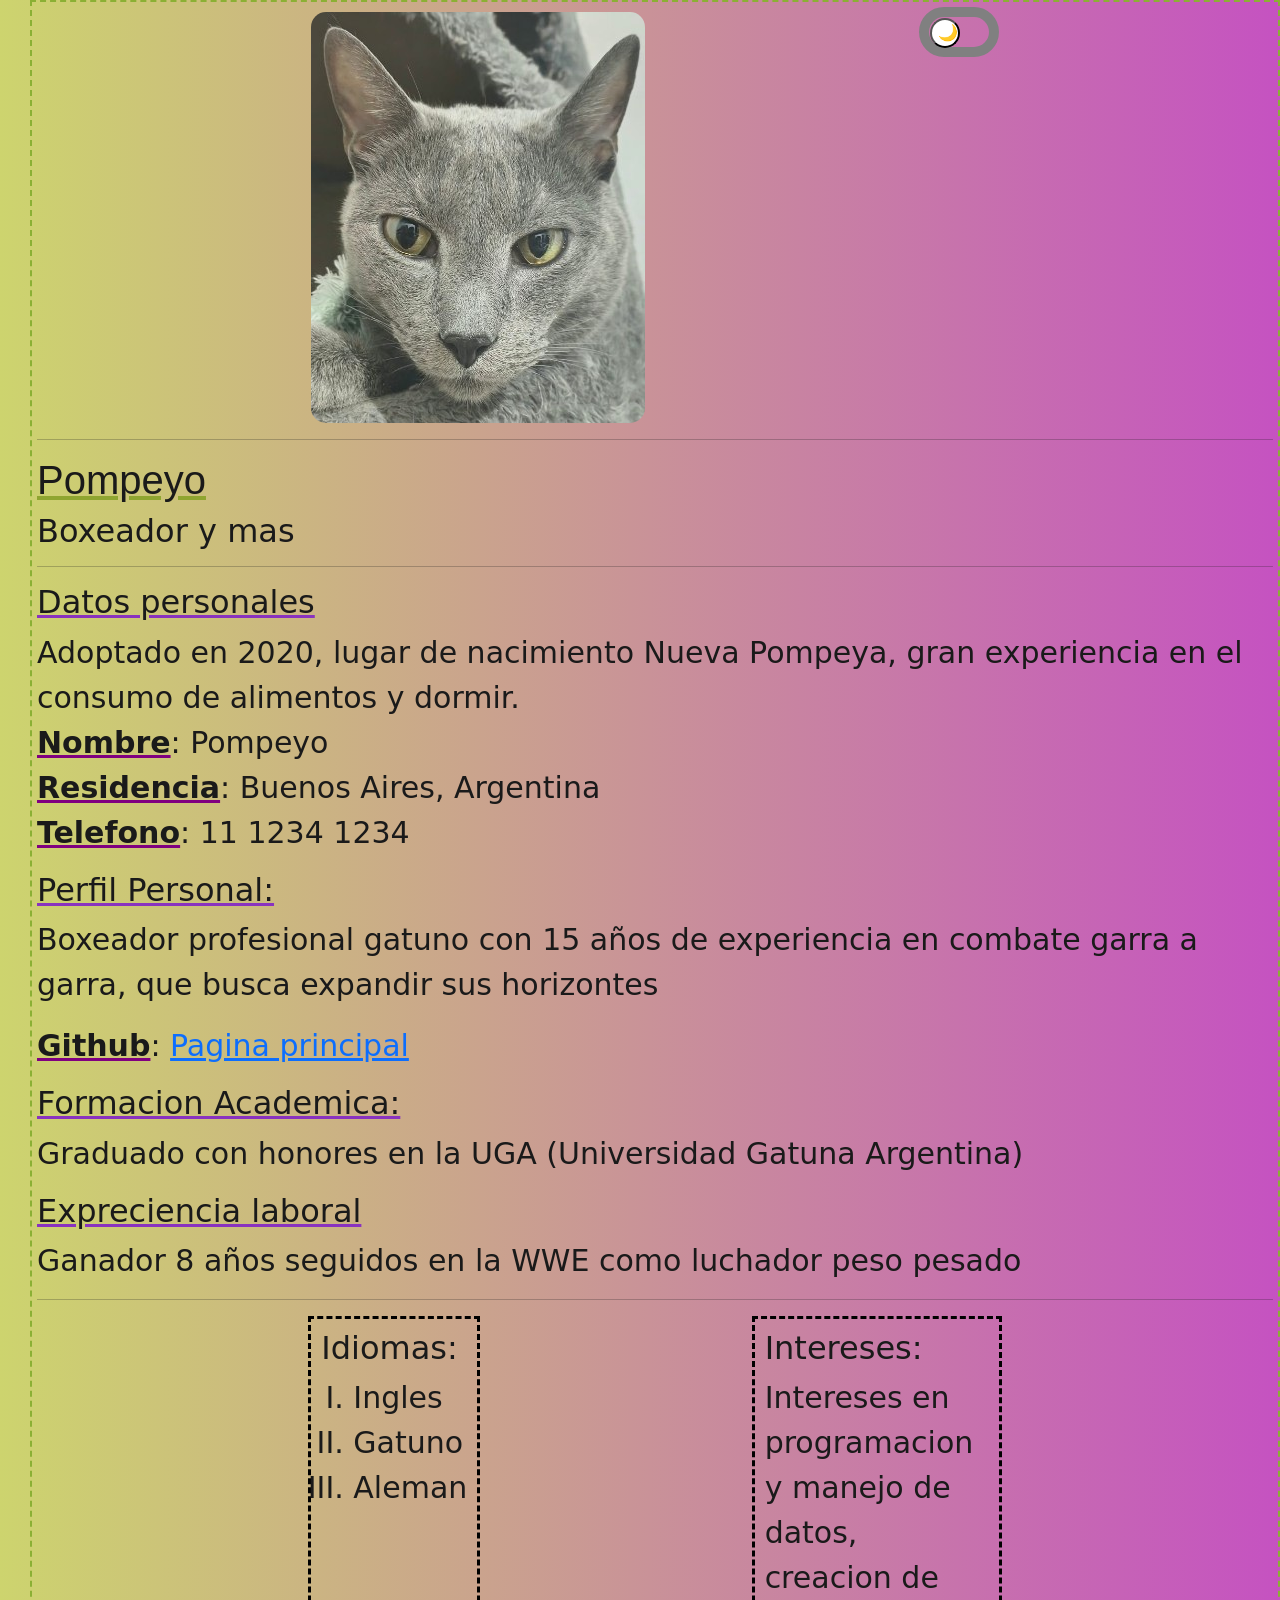
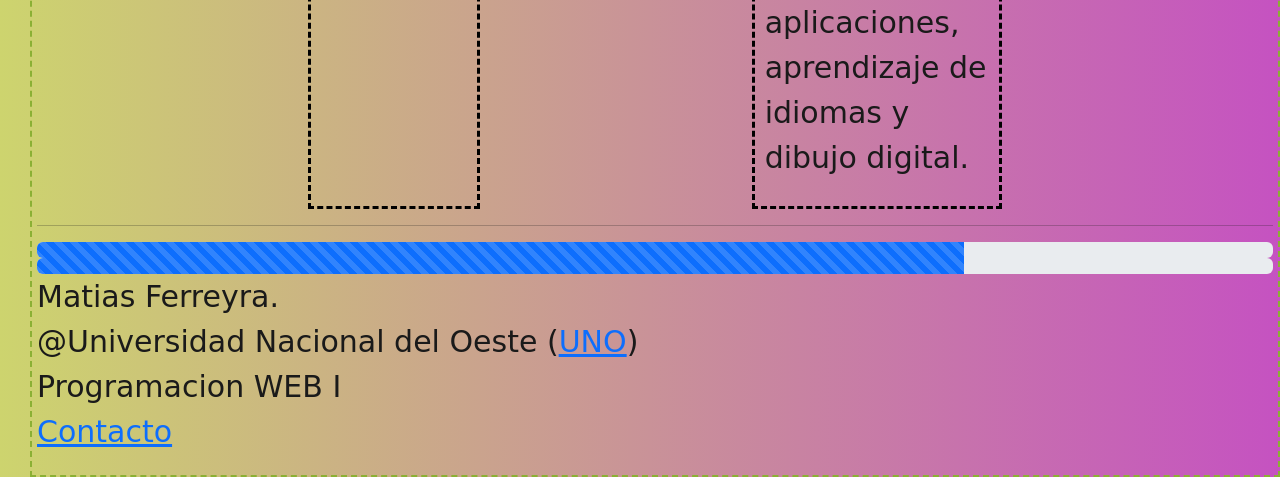
<file: Programacion-web-1---UNO--/index.html>
<!DOCTYPE html>
<html lang="en">
    <head>
        <meta charset="UTF-8">
        <meta name="viewport" content="width=device-width, initial-scale=1.0">
        <link href="https://cdn.jsdelivr.net/npm/bootstrap@5.3.3/dist/css/bootstrap.min.css" rel="stylesheet">
        <link rel="stylesheet" href="style.css">
        <title>Curriculum</title>
</head>
<body>

    <div class="borde">

        <!-- <div class="paginas">   
            <li class="nav"><a href="index.html">Inicio</a></li>
            <li class="nav"><a href="" target="_blank">Contacto</a></li>
        </div> -->

        <div class="oscuro-imagen">
        
            <div class="modo_oscuro">
                <button id="boton" class="boton">🌙</button>
            </div>

            <div class="imagen">
                <img src="imagenes\foto.jpg" alt="foto de perfil">
            </div>

        </div>
        
        <hr>
        <h1>Pompeyo</h1>
        <h2>Boxeador y mas</h2>
        <hr>

        <div class="datos">
        <h2>Datos personales</h2>
        <p>Adoptado en 2020, lugar de nacimiento Nueva Pompeya, gran experiencia en el consumo de alimentos y dormir.<br>  
            <span class="info"> Nombre</span>: Pompeyo <br>
            <span class="info"> Residencia</span>: Buenos Aires, Argentina<br>
            <span class="info"> Telefono</span>: 11 1234 1234
        </p>
        
        
        <h2>Perfil Personal:</h2>
        <p>Boxeador profesional gatuno con 15 años de experiencia en combate garra a garra, que busca expandir sus horizontes
        <br>

        <p><span class="datos"> Github</span>: <a class="enlace" href="https://github.com/Mawowas/Programacion-web-1---UNO--" target="_blank">Pagina principal</a>   </p>

        <h2>Formacion Academica:</h2>
        <p>Graduado con honores en la UGA (Universidad Gatuna Argentina)</p>
        
        <h2>Expreciencia laboral</h2>
        <p>Ganador 8 años seguidos en la WWE como luchador peso pesado</p>
        </div>
        <hr>
        <div class="idioma_inter">
            
            <div class="idioma">
                <h2>Idiomas:</h2>
                <ul>
                    <li>Ingles</li>
                    <li>Gatuno</li>
                    <li>Aleman</li>
                </ul>
            </div>

            <div class="interes">
                <h2>Intereses: </h2>
                <p>Intereses en programacion y manejo de datos, creacion de aplicaciones, aprendizaje de idiomas y dibujo digital.</p>
            </div>

        </div>
        <hr>
        <div class="progress">
            <div class="progress-bar progress-bar-striped progress-bar-animated" role="progressbar" aria-valuenow="75" aria-valuemin="0" aria-valuemax="100" style="width: 75%;"></div>
        </div>
        
        <div class="progress">
            <div class="progress-bar progress-bar-striped progress-bar-animated" role="progressbar" aria-valuenow="75" aria-valuemin="0" aria-valuemax="100" style="width: 75%;"></div>
        </div>
        
        <footer>
            <p>Matias Ferreyra. <br>
                @Universidad Nacional del Oeste (<a href="https://www.uno.edu.ar" target="_blank">UNO</a>)<BR>
                    Programacion WEB I <br>
                    <a href="contactos.html" target="_blank">Contacto</a>
                </p>
            </footer>
        </div>
        <script src="script.js"></script>
</body>
</html>
</file>
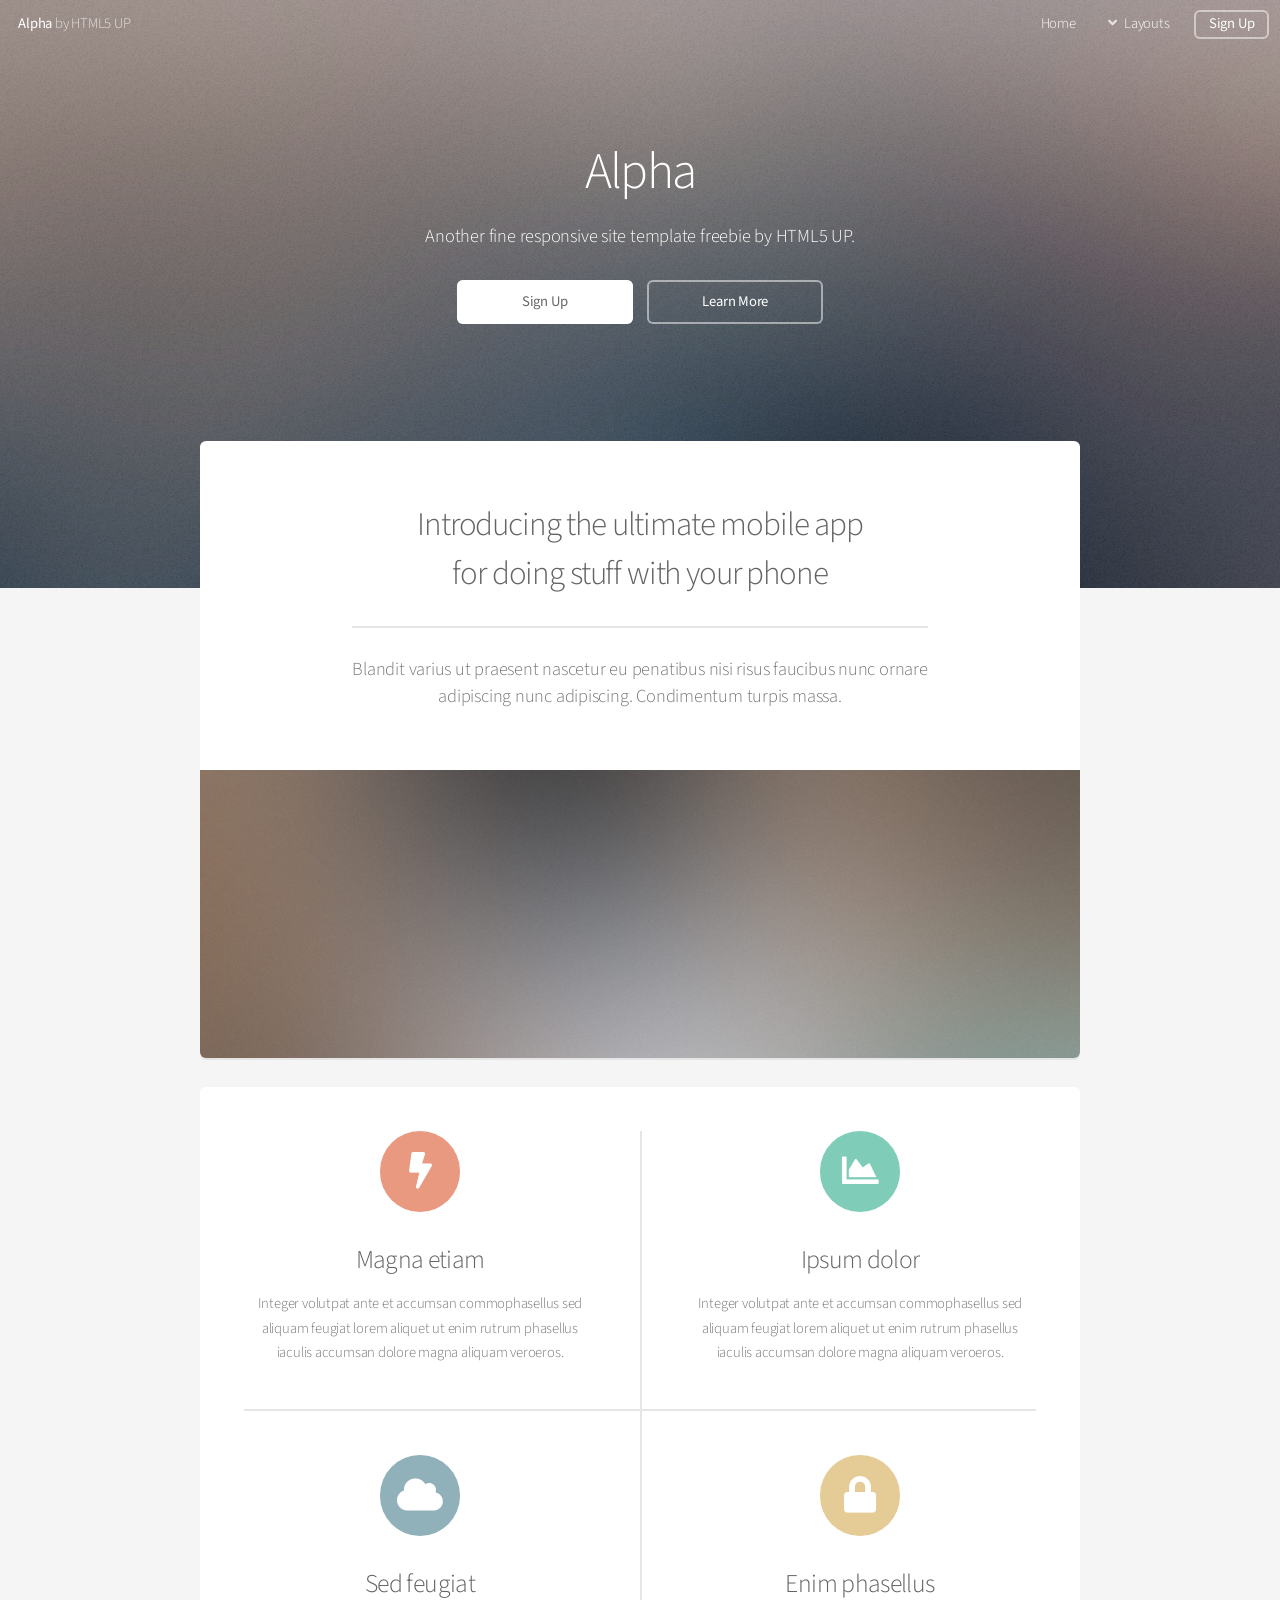
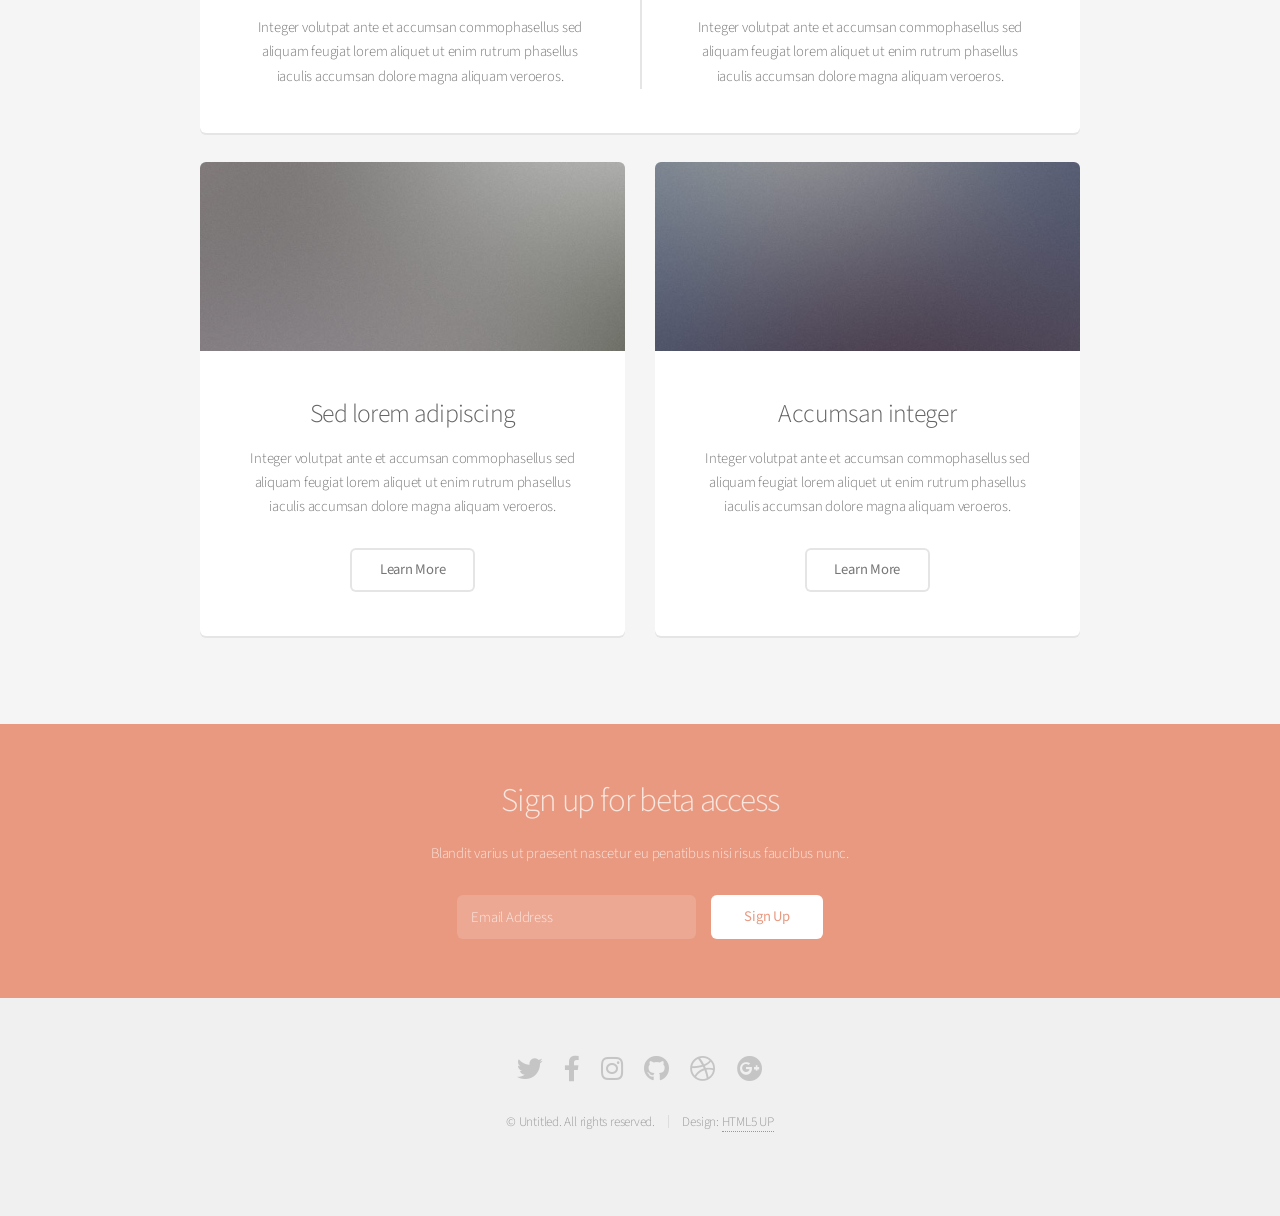
<file: Tp Integrador/index.html>
<!DOCTYPE HTML>
<!--
	Alpha by HTML5 UP
	html5up.net | @ajlkn
	Free for personal and commercial use under the CCA 3.0 license (html5up.net/license)
-->
<html>
	<head>
		<title>Alpha by HTML5 UP</title>
		<meta charset="utf-8" />
		<meta name="viewport" content="width=device-width, initial-scale=1, user-scalable=no" />
		<link rel="stylesheet" href="assets/css/main.css" />
	</head>
	<body class="landing is-preload">
		<div id="page-wrapper">

			<!-- Header -->
				<header id="header" class="alt">
					<h1><a href="index.html">Alpha</a> by HTML5 UP</h1>
					<nav id="nav">
						<ul>
							<li><a href="index.html">Home</a></li>
							<li>
								<a href="#" class="icon solid fa-angle-down">Layouts</a>
								<ul>
									<li><a href="generic.html">Generic</a></li>
									<li><a href="contact.html">Contact</a></li>
									<li><a href="elements.html">Elements</a></li>
									<li>
										<a href="#">Submenu</a>
										<ul>
											<li><a href="#">Option One</a></li>
											<li><a href="#">Option Two</a></li>
											<li><a href="#">Option Three</a></li>
											<li><a href="#">Option Four</a></li>
										</ul>
									</li>
								</ul>
							</li>
							<li><a href="#" class="button">Sign Up</a></li>
						</ul>
					</nav>
				</header>

			<!-- Banner -->
				<section id="banner">
					<h2>Alpha</h2>
					<p>Another fine responsive site template freebie by HTML5 UP.</p>
					<ul class="actions special">
						<li><a href="#" class="button primary">Sign Up</a></li>
						<li><a href="#" class="button">Learn More</a></li>
					</ul>
				</section>

			<!-- Main -->
				<section id="main" class="container">

					<section class="box special">
						<header class="major">
							<h2>Introducing the ultimate mobile app
							<br />
							for doing stuff with your phone</h2>
							<p>Blandit varius ut praesent nascetur eu penatibus nisi risus faucibus nunc ornare<br />
							adipiscing nunc adipiscing. Condimentum turpis massa.</p>
						</header>
						<span class="image featured"><img src="images/pic01.jpg" alt="" /></span>
					</section>

					<section class="box special features">
						<div class="features-row">
							<section>
								<span class="icon solid major fa-bolt accent2"></span>
								<h3>Magna etiam</h3>
								<p>Integer volutpat ante et accumsan commophasellus sed aliquam feugiat lorem aliquet ut enim rutrum phasellus iaculis accumsan dolore magna aliquam veroeros.</p>
							</section>
							<section>
								<span class="icon solid major fa-chart-area accent3"></span>
								<h3>Ipsum dolor</h3>
								<p>Integer volutpat ante et accumsan commophasellus sed aliquam feugiat lorem aliquet ut enim rutrum phasellus iaculis accumsan dolore magna aliquam veroeros.</p>
							</section>
						</div>
						<div class="features-row">
							<section>
								<span class="icon solid major fa-cloud accent4"></span>
								<h3>Sed feugiat</h3>
								<p>Integer volutpat ante et accumsan commophasellus sed aliquam feugiat lorem aliquet ut enim rutrum phasellus iaculis accumsan dolore magna aliquam veroeros.</p>
							</section>
							<section>
								<span class="icon solid major fa-lock accent5"></span>
								<h3>Enim phasellus</h3>
								<p>Integer volutpat ante et accumsan commophasellus sed aliquam feugiat lorem aliquet ut enim rutrum phasellus iaculis accumsan dolore magna aliquam veroeros.</p>
							</section>
						</div>
					</section>

					<div class="row">
						<div class="col-6 col-12-narrower">

							<section class="box special">
								<span class="image featured"><img src="images/pic02.jpg" alt="" /></span>
								<h3>Sed lorem adipiscing</h3>
								<p>Integer volutpat ante et accumsan commophasellus sed aliquam feugiat lorem aliquet ut enim rutrum phasellus iaculis accumsan dolore magna aliquam veroeros.</p>
								<ul class="actions special">
									<li><a href="#" class="button alt">Learn More</a></li>
								</ul>
							</section>

						</div>
						<div class="col-6 col-12-narrower">

							<section class="box special">
								<span class="image featured"><img src="images/pic03.jpg" alt="" /></span>
								<h3>Accumsan integer</h3>
								<p>Integer volutpat ante et accumsan commophasellus sed aliquam feugiat lorem aliquet ut enim rutrum phasellus iaculis accumsan dolore magna aliquam veroeros.</p>
								<ul class="actions special">
									<li><a href="#" class="button alt">Learn More</a></li>
								</ul>
							</section>

						</div>
					</div>

				</section>

			<!-- CTA -->
				<section id="cta">

					<h2>Sign up for beta access</h2>
					<p>Blandit varius ut praesent nascetur eu penatibus nisi risus faucibus nunc.</p>

					<form>
						<div class="row gtr-50 gtr-uniform">
							<div class="col-8 col-12-mobilep">
								<input type="email" name="email" id="email" placeholder="Email Address" />
							</div>
							<div class="col-4 col-12-mobilep">
								<input type="submit" value="Sign Up" class="fit" />
							</div>
						</div>
					</form>

				</section>

			<!-- Footer -->
				<footer id="footer">
					<ul class="icons">
						<li><a href="#" class="icon brands fa-twitter"><span class="label">Twitter</span></a></li>
						<li><a href="#" class="icon brands fa-facebook-f"><span class="label">Facebook</span></a></li>
						<li><a href="#" class="icon brands fa-instagram"><span class="label">Instagram</span></a></li>
						<li><a href="#" class="icon brands fa-github"><span class="label">Github</span></a></li>
						<li><a href="#" class="icon brands fa-dribbble"><span class="label">Dribbble</span></a></li>
						<li><a href="#" class="icon brands fa-google-plus"><span class="label">Google+</span></a></li>
					</ul>
					<ul class="copyright">
						<li>&copy; Untitled. All rights reserved.</li><li>Design: <a href="http://html5up.net">HTML5 UP</a></li>
					</ul>
				</footer>

		</div>

		<!-- Scripts -->
			<script src="assets/js/jquery.min.js"></script>
			<script src="assets/js/jquery.dropotron.min.js"></script>
			<script src="assets/js/jquery.scrollex.min.js"></script>
			<script src="assets/js/browser.min.js"></script>
			<script src="assets/js/breakpoints.min.js"></script>
			<script src="assets/js/util.js"></script>
			<script src="assets/js/main.js"></script>

	</body>
</html>
</file>
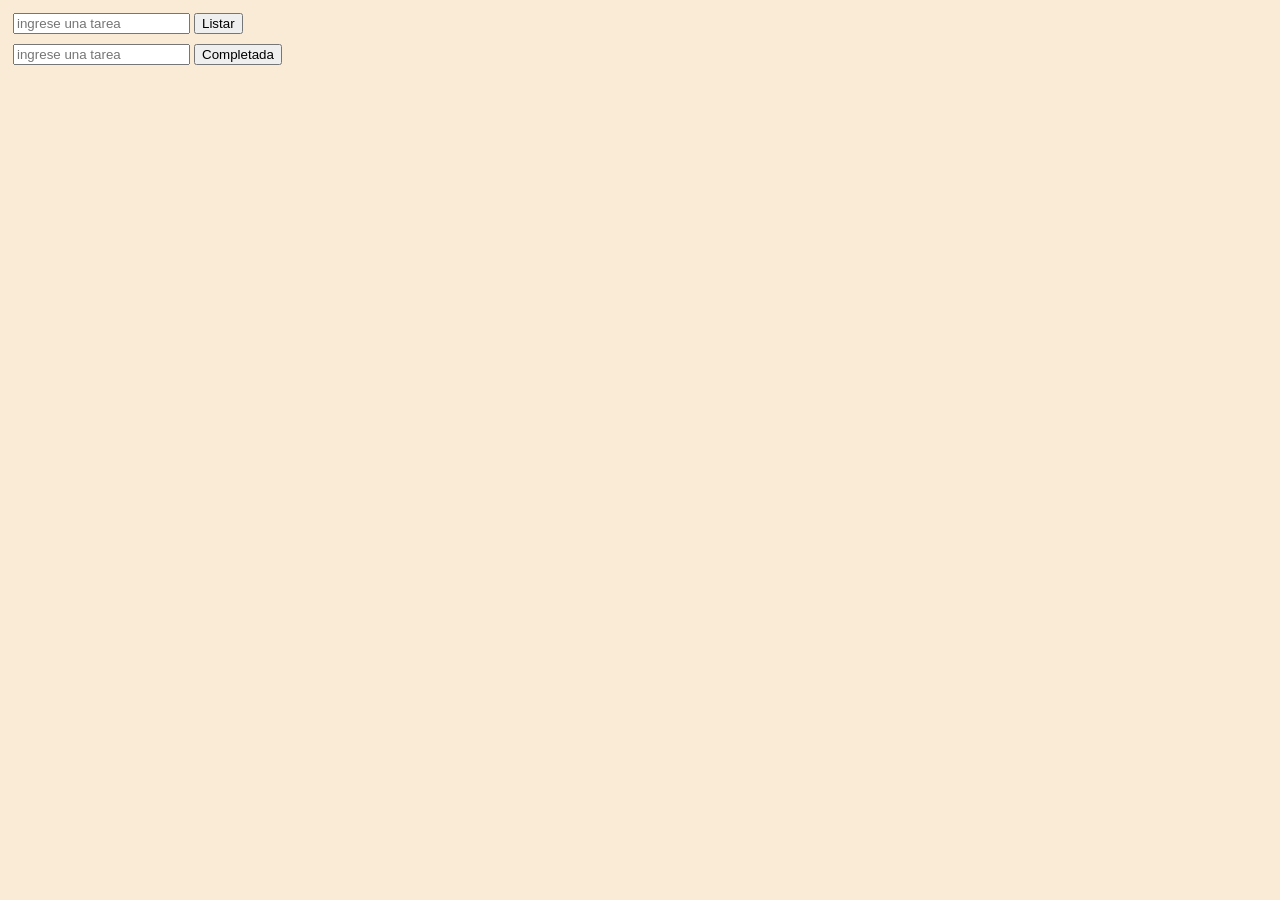
<file: TP lista de tareas/index.html>
<!DOCTYPE html>
<html lang="en">
<head>
    <meta charset="UTF-8">
    <meta name="viewport" content="width=device-width, initial-scale=1.0">
    <title>Lista de tareas</title>
    <link rel="stylesheet" href="styles.css">
</head>
<body>
    <div class="Tareas">
        
        <input type="text" placeholder="ingrese una tarea" id="tarea">
        <button id="agregar">Listar</button>

    </div>


    <div class="tareas-pendientes">

        <input type="text" placeholder="ingrese una tarea" id="completada">
        <button id="agregar-completada">Completada</button>

    </div>

    <ul id="lista"></ul>
    
    <script src="script.js"></script>
</body>
</html>
</file>
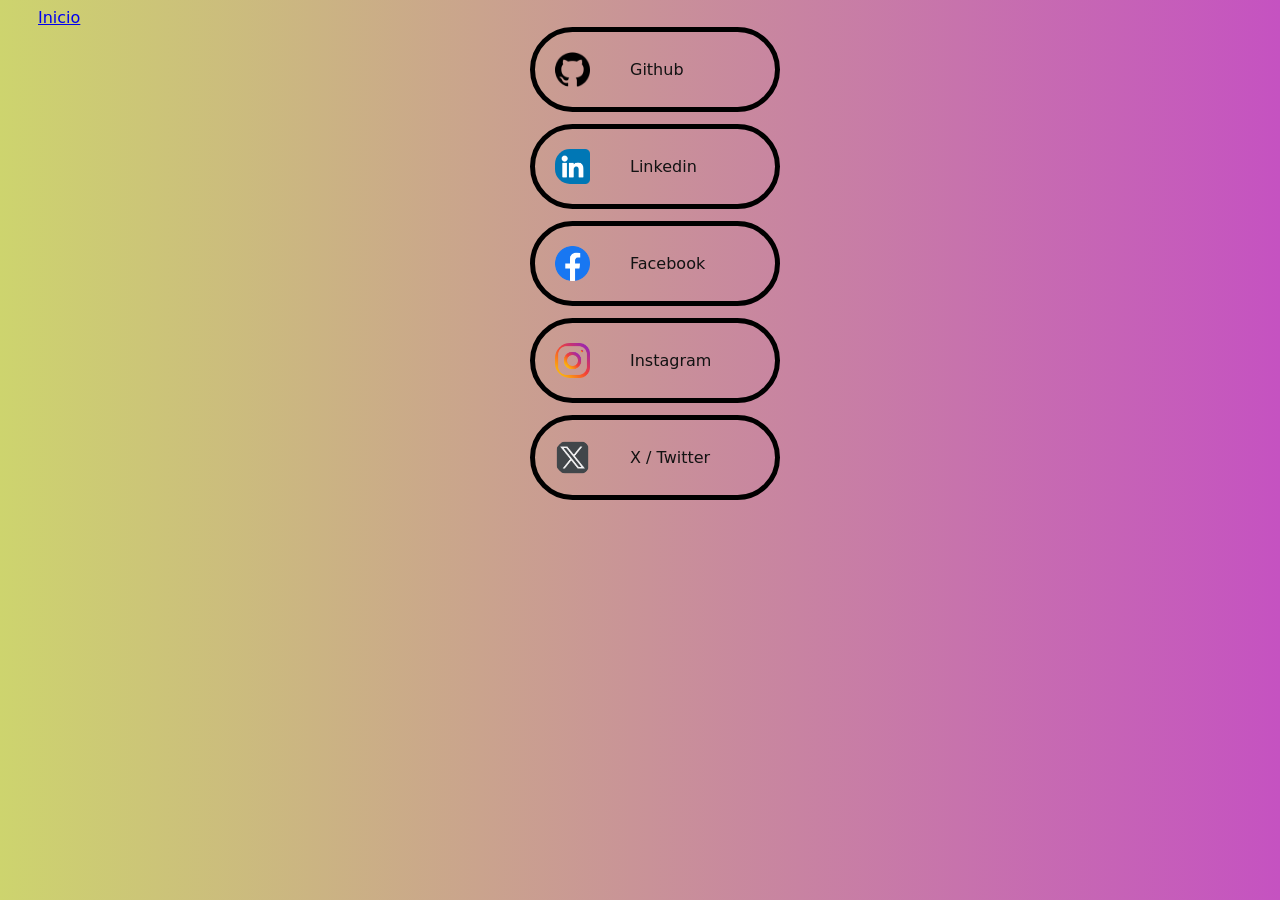
<file: Programacion-web-1---UNO--/contactos.html>
<!DOCTYPE html>
<html lang="en">
<head>
    <meta charset="UTF-8">
    <meta name="viewport" content="width=device-width, initial-scale=1.0">
    <title>Contactos</title>
    <link rel="stylesheet" href="style.css">

</head>
<body>
    <header>
        <a href="index.html" target="_blank">Inicio</a>
    </header>

    <!-- <div class="oscuro-imagen">
    
        <div class="modo_oscuro">
            <button id="boton" class="boton">🌙</button>
        </div>
        
    </div> -->

    <div class="contactos">

        <a href="https://github.com/Mawowas" target="_blank" class="social
        ">
            <img src="imagenes\github.png">
            <span>Github</span>
        </a>
        
        <a href="https://ar.linkedin.com" target="_blank" class="social
        ">
            <img src="imagenes/linkedin.png" alt="">
            <span>Linkedin</span>
        </a>

        <a href="https://www.facebook.com/?locale=es_LA" target="_blank" class="social
        ">
            <img src="imagenes/facebook.png" alt="">
            <span>Facebook</span>
        </a>

        <a href="https://www.instagram.com" target="_blank" class="social
        ">
            <img src="imagenes/instagram.png" alt="">
            <span>Instagram</span>
        </a>

        <a href="https://x.com/?lang=es" target="_blank" class="social
        ">
            <img src="imagenes/logotipos.png" alt="">
            <span>X / Twitter</span>
        </a>

    </div>

    <script src="script.js"></script>
</body>
</html>
</file>
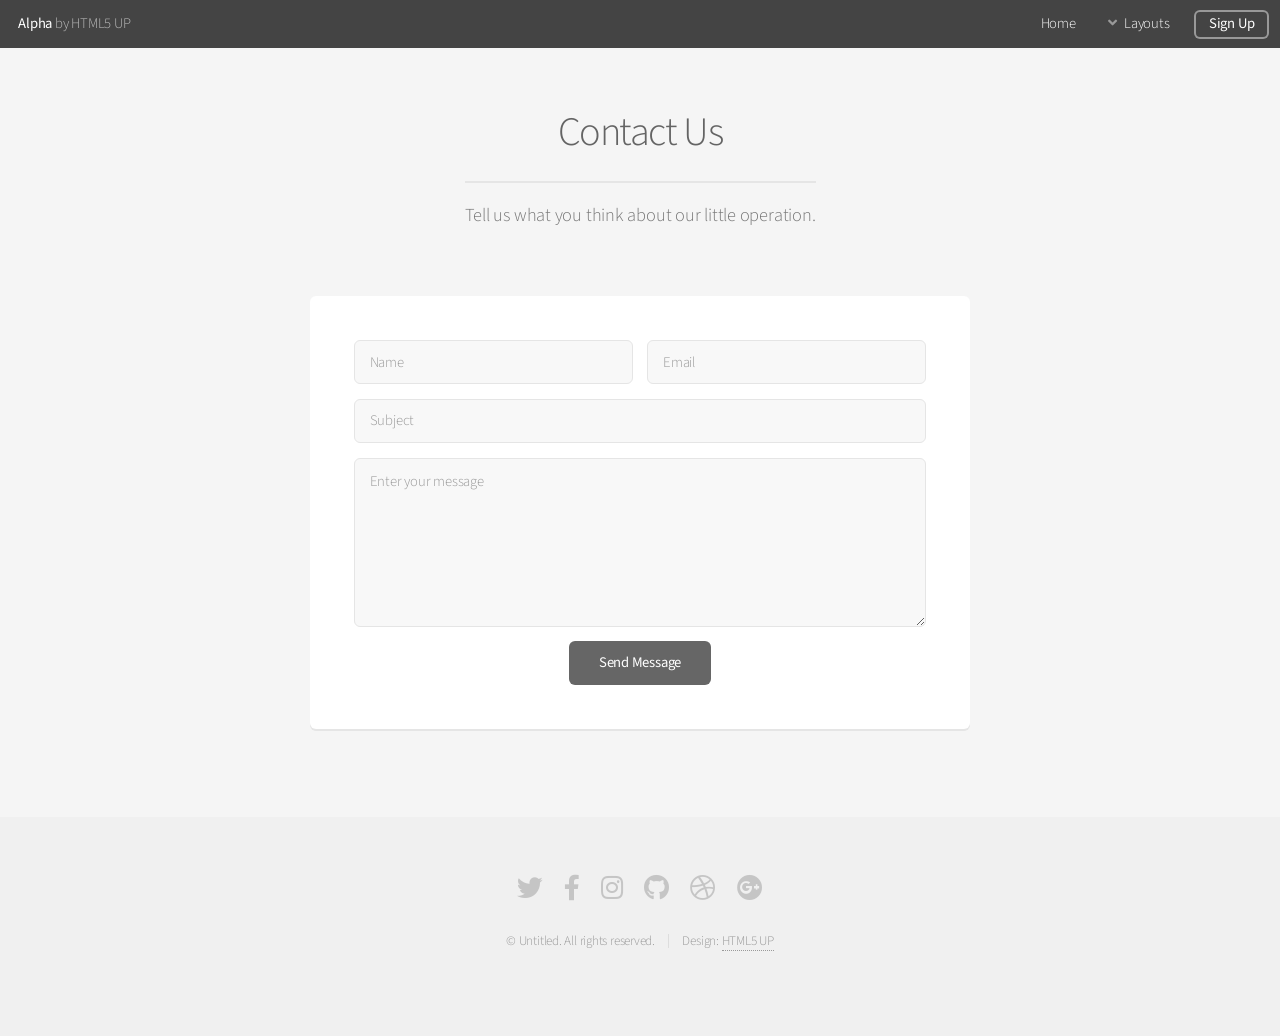
<file: Tp Integrador/contact.html>
<!DOCTYPE HTML>
<!--
	Alpha by HTML5 UP
	html5up.net | @ajlkn
	Free for personal and commercial use under the CCA 3.0 license (html5up.net/license)
-->
<html>
	<head>
		<title>Contact - Alpha by HTML5 UP</title>
		<meta charset="utf-8" />
		<meta name="viewport" content="width=device-width, initial-scale=1, user-scalable=no" />
		<link rel="stylesheet" href="assets/css/main.css" />
	</head>
	<body class="is-preload">
		<div id="page-wrapper">

			<!-- Header -->
				<header id="header">
					<h1><a href="index.html">Alpha</a> by HTML5 UP</h1>
					<nav id="nav">
						<ul>
							<li><a href="index.html">Home</a></li>
							<li>
								<a href="#" class="icon solid fa-angle-down">Layouts</a>
								<ul>
									<li><a href="generic.html">Generic</a></li>
									<li><a href="contact.html">Contact</a></li>
									<li><a href="elements.html">Elements</a></li>
									<li>
										<a href="#">Submenu</a>
										<ul>
											<li><a href="#">Option One</a></li>
											<li><a href="#">Option Two</a></li>
											<li><a href="#">Option Three</a></li>
											<li><a href="#">Option Four</a></li>
										</ul>
									</li>
								</ul>
							</li>
							<li><a href="#" class="button">Sign Up</a></li>
						</ul>
					</nav>
				</header>

			<!-- Main -->
				<section id="main" class="container medium">
					<header>
						<h2>Contact Us</h2>
						<p>Tell us what you think about our little operation.</p>
					</header>
					<div class="box">
						<form method="post" action="#">
							<div class="row gtr-50 gtr-uniform">
								<div class="col-6 col-12-mobilep">
									<input type="text" name="name" id="name" value="" placeholder="Name" />
								</div>
								<div class="col-6 col-12-mobilep">
									<input type="email" name="email" id="email" value="" placeholder="Email" />
								</div>
								<div class="col-12">
									<input type="text" name="subject" id="subject" value="" placeholder="Subject" />
								</div>
								<div class="col-12">
									<textarea name="message" id="message" placeholder="Enter your message" rows="6"></textarea>
								</div>
								<div class="col-12">
									<ul class="actions special">
										<li><input type="submit" value="Send Message" /></li>
									</ul>
								</div>
							</div>
						</form>
					</div>
				</section>

			<!-- Footer -->
				<footer id="footer">
					<ul class="icons">
						<li><a href="#" class="icon brands fa-twitter"><span class="label">Twitter</span></a></li>
						<li><a href="#" class="icon brands fa-facebook-f"><span class="label">Facebook</span></a></li>
						<li><a href="#" class="icon brands fa-instagram"><span class="label">Instagram</span></a></li>
						<li><a href="#" class="icon brands fa-github"><span class="label">Github</span></a></li>
						<li><a href="#" class="icon brands fa-dribbble"><span class="label">Dribbble</span></a></li>
						<li><a href="#" class="icon brands fa-google-plus"><span class="label">Google+</span></a></li>
					</ul>
					<ul class="copyright">
						<li>&copy; Untitled. All rights reserved.</li><li>Design: <a href="http://html5up.net">HTML5 UP</a></li>
					</ul>
				</footer>

		</div>

		<!-- Scripts -->
			<script src="assets/js/jquery.min.js"></script>
			<script src="assets/js/jquery.dropotron.min.js"></script>
			<script src="assets/js/jquery.scrollex.min.js"></script>
			<script src="assets/js/browser.min.js"></script>
			<script src="assets/js/breakpoints.min.js"></script>
			<script src="assets/js/util.js"></script>
			<script src="assets/js/main.js"></script>

	</body>
</html>
</file>
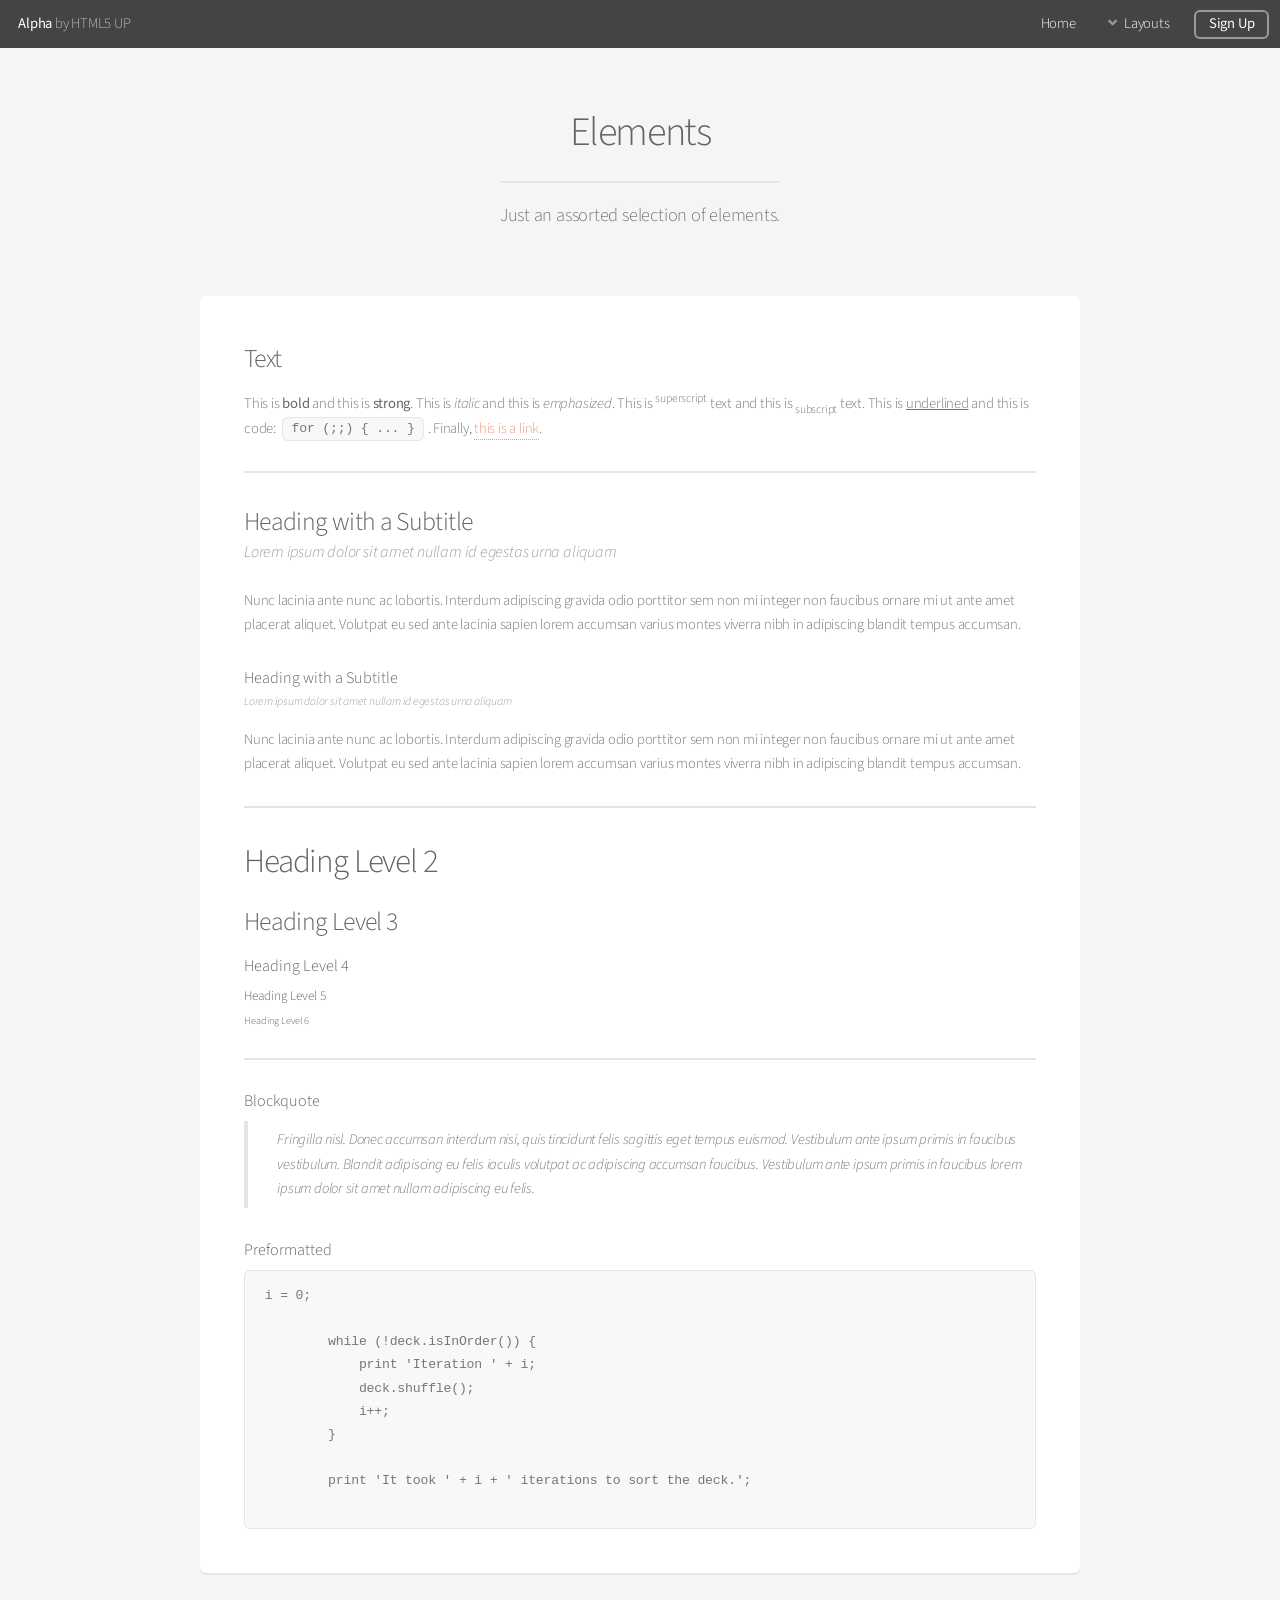
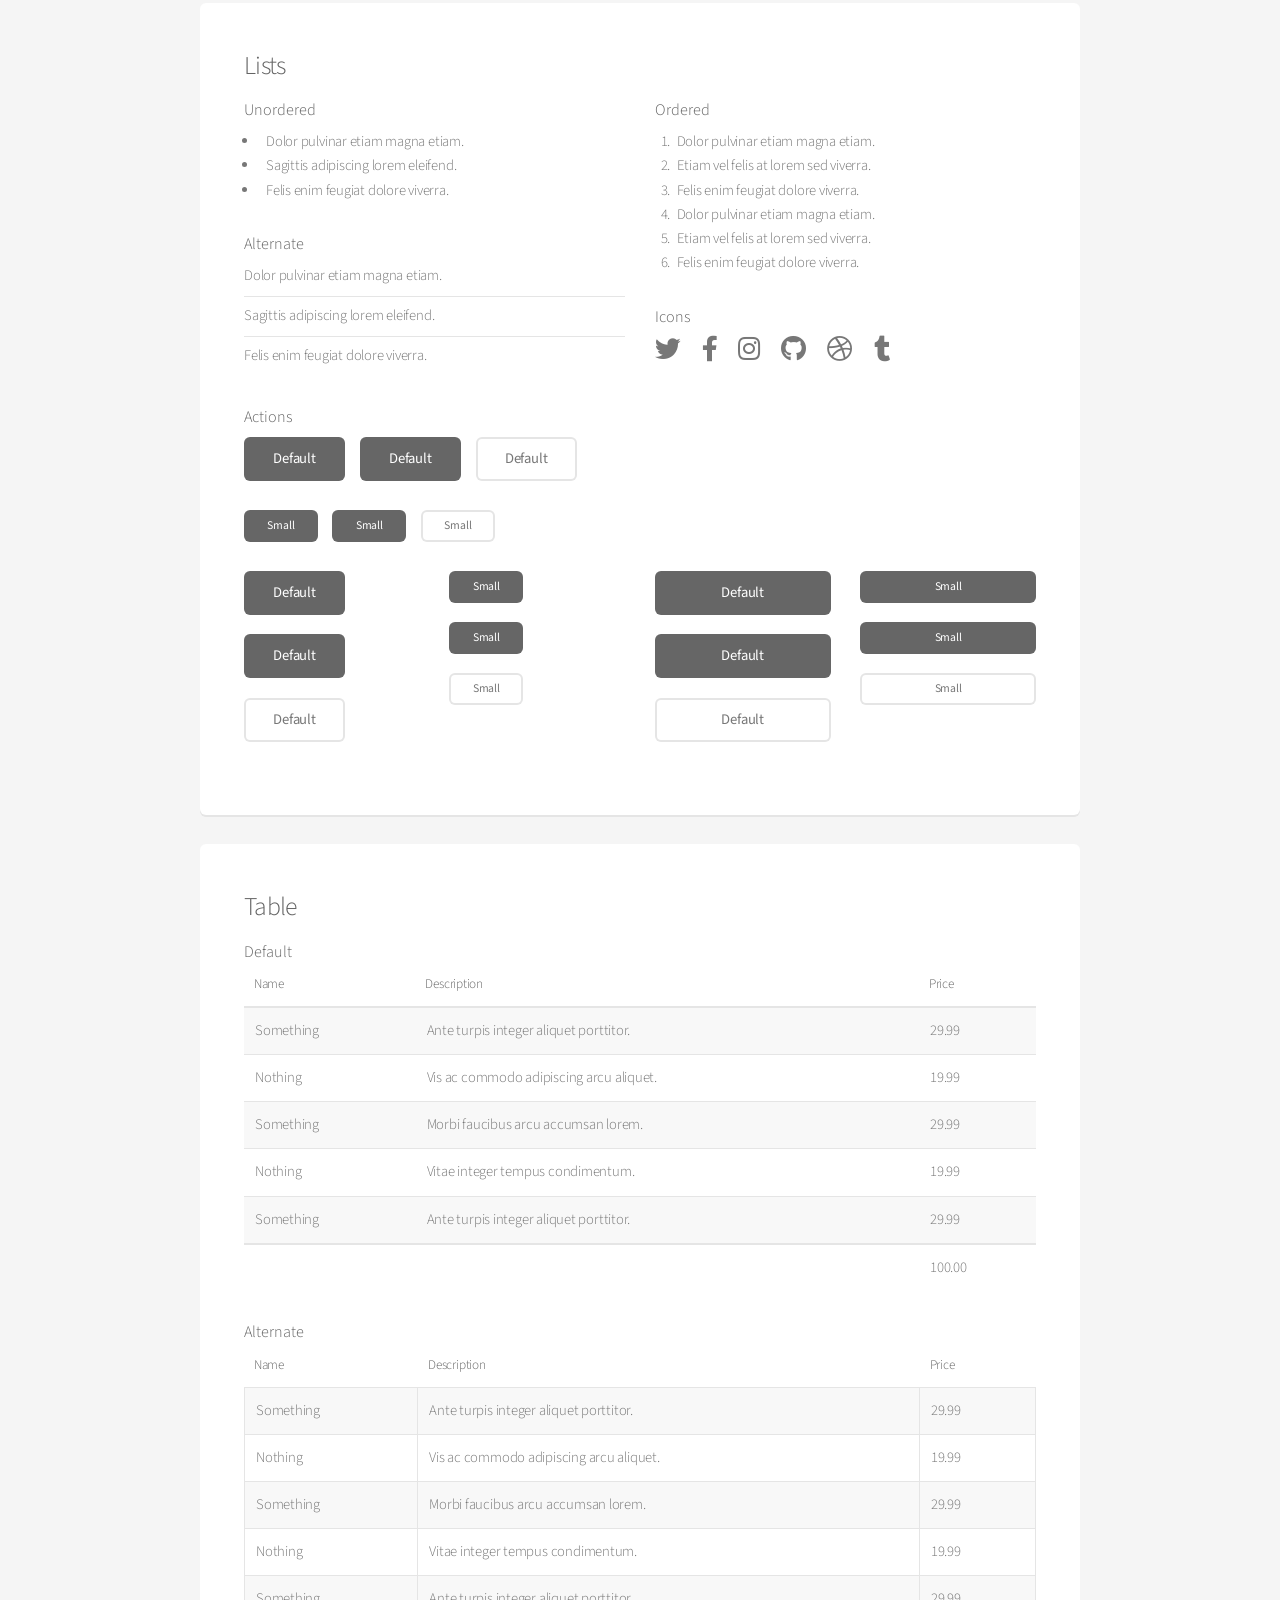
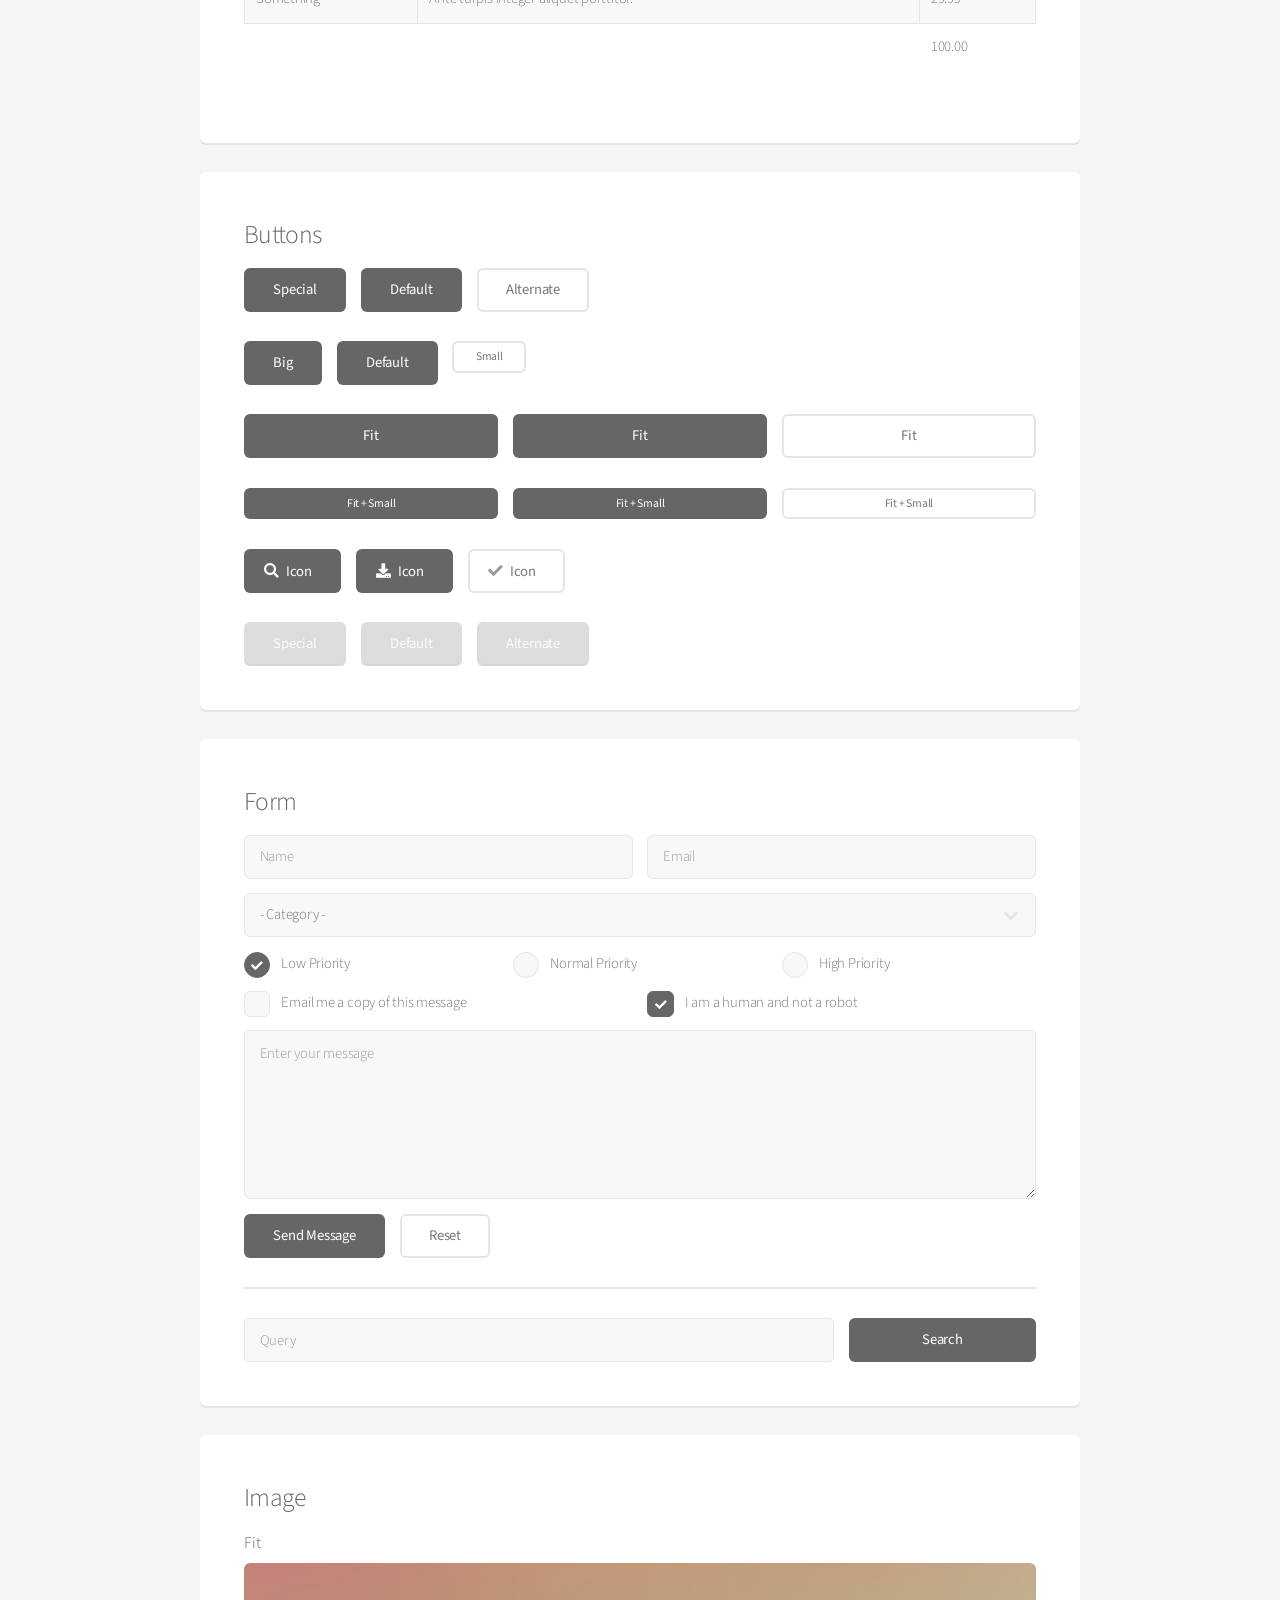
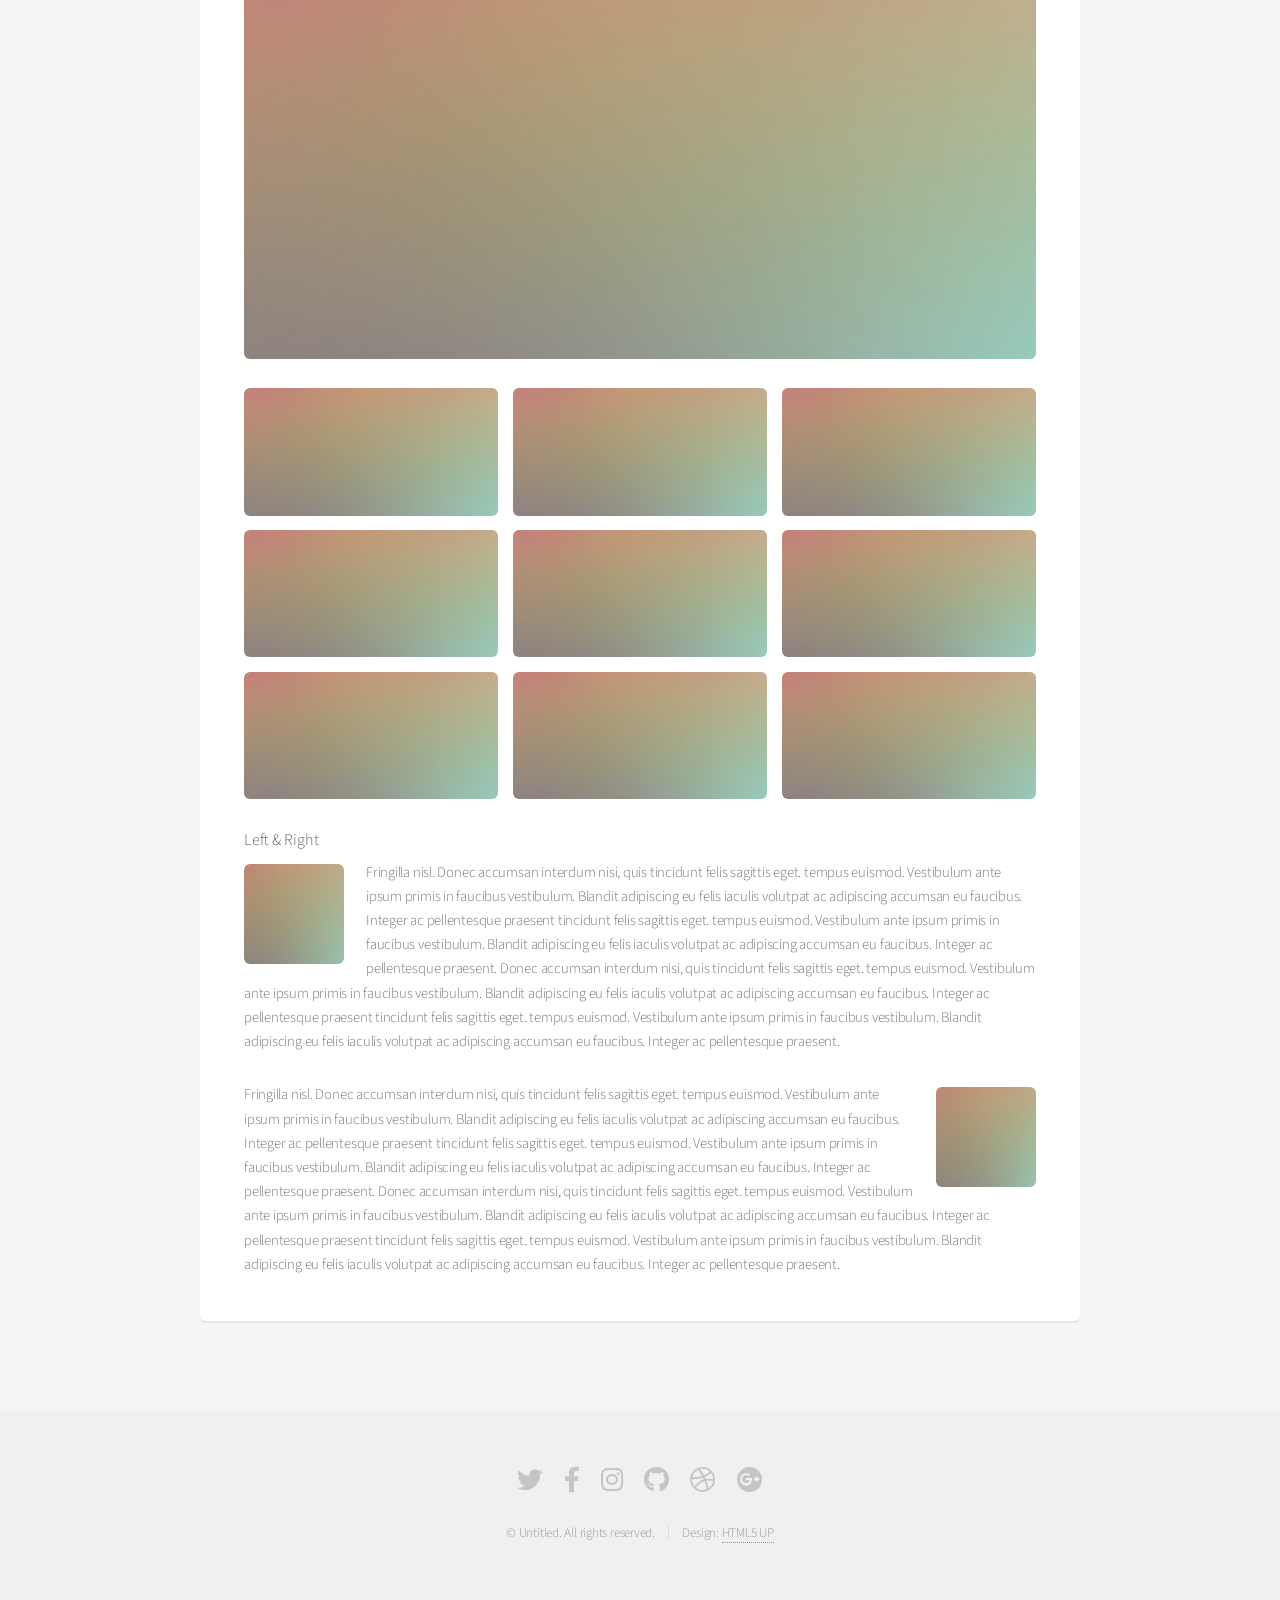
<file: Tp Integrador/elements.html>
<!DOCTYPE HTML>
<!--
	Alpha by HTML5 UP
	html5up.net | @ajlkn
	Free for personal and commercial use under the CCA 3.0 license (html5up.net/license)
-->
<html>
	<head>
		<title>Elements - Alpha by HTML5 UP</title>
		<meta charset="utf-8" />
		<meta name="viewport" content="width=device-width, initial-scale=1, user-scalable=no" />
		<link rel="stylesheet" href="assets/css/main.css" />
	</head>
	<body class="is-preload">
		<div id="page-wrapper">

			<!-- Header -->
				<header id="header">
					<h1><a href="index.html">Alpha</a> by HTML5 UP</h1>
					<nav id="nav">
						<ul>
							<li><a href="index.html">Home</a></li>
							<li>
								<a href="#" class="icon solid fa-angle-down">Layouts</a>
								<ul>
									<li><a href="generic.html">Generic</a></li>
									<li><a href="contact.html">Contact</a></li>
									<li><a href="elements.html">Elements</a></li>
									<li>
										<a href="#">Submenu</a>
										<ul>
											<li><a href="#">Option One</a></li>
											<li><a href="#">Option Two</a></li>
											<li><a href="#">Option Three</a></li>
											<li><a href="#">Option Four</a></li>
										</ul>
									</li>
								</ul>
							</li>
							<li><a href="#" class="button">Sign Up</a></li>
						</ul>
					</nav>
				</header>

			<!-- Main -->
				<section id="main" class="container">
					<header>
						<h2>Elements</h2>
						<p>Just an assorted selection of elements.</p>
					</header>
					<div class="row">
						<div class="col-12">

							<!-- Text -->
								<section class="box">
									<h3>Text</h3>
									<p>This is <b>bold</b> and this is <strong>strong</strong>. This is <i>italic</i> and this is <em>emphasized</em>.
									This is <sup>superscript</sup> text and this is <sub>subscript</sub> text.
									This is <u>underlined</u> and this is code: <code>for (;;) { ... }</code>. Finally, <a href="#">this is a link</a>.</p>

									<hr />

									<header>
										<h3>Heading with a Subtitle</h3>
										<p>Lorem ipsum dolor sit amet nullam id egestas urna aliquam</p>
									</header>
									<p>Nunc lacinia ante nunc ac lobortis. Interdum adipiscing gravida odio porttitor sem non mi integer non faucibus ornare mi ut ante amet placerat aliquet. Volutpat eu sed ante lacinia sapien lorem accumsan varius montes viverra nibh in adipiscing blandit tempus accumsan.</p>
									<header>
										<h4>Heading with a Subtitle</h4>
										<p>Lorem ipsum dolor sit amet nullam id egestas urna aliquam</p>
									</header>
									<p>Nunc lacinia ante nunc ac lobortis. Interdum adipiscing gravida odio porttitor sem non mi integer non faucibus ornare mi ut ante amet placerat aliquet. Volutpat eu sed ante lacinia sapien lorem accumsan varius montes viverra nibh in adipiscing blandit tempus accumsan.</p>

									<hr />

									<h2>Heading Level 2</h2>
									<h3>Heading Level 3</h3>
									<h4>Heading Level 4</h4>
									<h5>Heading Level 5</h5>
									<h6>Heading Level 6</h6>

									<hr />

									<h4>Blockquote</h4>
									<blockquote>Fringilla nisl. Donec accumsan interdum nisi, quis tincidunt felis sagittis eget tempus euismod. Vestibulum ante ipsum primis in faucibus vestibulum. Blandit adipiscing eu felis iaculis volutpat ac adipiscing accumsan faucibus. Vestibulum ante ipsum primis in faucibus lorem ipsum dolor sit amet nullam adipiscing eu felis.</blockquote>

									<h4>Preformatted</h4>
									<pre>i = 0;

	while (!deck.isInOrder()) {
	    print 'Iteration ' + i;
	    deck.shuffle();
	    i++;
	}

	print 'It took ' + i + ' iterations to sort the deck.';
	</pre>
								</section>

						</div>
					</div>
					<div class="row">
						<div class="col-12">

							<!-- Lists -->
								<section class="box">
									<h3>Lists</h3>
									<div class="row">
										<div class="col-6 col-12-mobilep">

											<h4>Unordered</h4>
											<ul>
												<li>Dolor pulvinar etiam magna etiam.</li>
												<li>Sagittis adipiscing lorem eleifend.</li>
												<li>Felis enim feugiat dolore viverra.</li>
											</ul>

											<h4>Alternate</h4>
											<ul class="alt">
												<li>Dolor pulvinar etiam magna etiam.</li>
												<li>Sagittis adipiscing lorem eleifend.</li>
												<li>Felis enim feugiat dolore viverra.</li>
											</ul>

										</div>
										<div class="col-6 col-12-mobilep">

											<h4>Ordered</h4>
											<ol>
												<li>Dolor pulvinar etiam magna etiam.</li>
												<li>Etiam vel felis at lorem sed viverra.</li>
												<li>Felis enim feugiat dolore viverra.</li>
												<li>Dolor pulvinar etiam magna etiam.</li>
												<li>Etiam vel felis at lorem sed viverra.</li>
												<li>Felis enim feugiat dolore viverra.</li>
											</ol>

											<h4>Icons</h4>
											<ul class="icons">
												<li><a href="#" class="icon brands fa-twitter"><span class="label">Twitter</span></a></li>
												<li><a href="#" class="icon brands fa-facebook-f"><span class="label">Facebook</span></a></li>
												<li><a href="#" class="icon brands fa-instagram"><span class="label">Instagram</span></a></li>
												<li><a href="#" class="icon brands fa-github"><span class="label">Github</span></a></li>
												<li><a href="#" class="icon brands fa-dribbble"><span class="label">Dribbble</span></a></li>
												<li><a href="#" class="icon brands fa-tumblr"><span class="label">Tumblr</span></a></li>
											</ul>

										</div>
									</div>

									<h4>Actions</h4>
									<ul class="actions">
										<li><a href="#" class="button special">Default</a></li>
										<li><a href="#" class="button">Default</a></li>
										<li><a href="#" class="button alt">Default</a></li>
									</ul>
									<ul class="actions small">
										<li><a href="#" class="button special small">Small</a></li>
										<li><a href="#" class="button small">Small</a></li>
										<li><a href="#" class="button alt small">Small</a></li>
									</ul>
									<div class="row">
										<div class="col-3 col-6-narrower col-12-mobilep">
											<ul class="actions stacked">
												<li><a href="#" class="button special">Default</a></li>
												<li><a href="#" class="button">Default</a></li>
												<li><a href="#" class="button alt">Default</a></li>
											</ul>
										</div>
										<div class="col-3 col-6-narrower col-12-mobilep">
											<ul class="actions stacked">
												<li><a href="#" class="button special small">Small</a></li>
												<li><a href="#" class="button small">Small</a></li>
												<li><a href="#" class="button alt small">Small</a></li>
											</ul>
										</div>
										<div class="col-3 col-6-narrower col-12-mobilep">
											<ul class="actions stacked">
												<li><a href="#" class="button special fit">Default</a></li>
												<li><a href="#" class="button fit">Default</a></li>
												<li><a href="#" class="button alt fit">Default</a></li>
											</ul>
										</div>
										<div class="col-3 col-6-narrower col-12-mobilep">
											<ul class="actions stacked">
												<li><a href="#" class="button special small fit">Small</a></li>
												<li><a href="#" class="button small fit">Small</a></li>
												<li><a href="#" class="button alt small fit">Small</a></li>
											</ul>
										</div>
									</div>
								</section>

						</div>
					</div>
					<div class="row">
						<div class="col-12">

							<!-- Table -->
								<section class="box">
									<h3>Table</h3>

									<h4>Default</h4>
									<div class="table-wrapper">
										<table>
											<thead>
												<tr>
													<th>Name</th>
													<th>Description</th>
													<th>Price</th>
												</tr>
											</thead>
											<tbody>
												<tr>
													<td>Something</td>
													<td>Ante turpis integer aliquet porttitor.</td>
													<td>29.99</td>
												</tr>
												<tr>
													<td>Nothing</td>
													<td>Vis ac commodo adipiscing arcu aliquet.</td>
													<td>19.99</td>
												</tr>
												<tr>
													<td>Something</td>
													<td> Morbi faucibus arcu accumsan lorem.</td>
													<td>29.99</td>
												</tr>
												<tr>
													<td>Nothing</td>
													<td>Vitae integer tempus condimentum.</td>
													<td>19.99</td>
												</tr>
												<tr>
													<td>Something</td>
													<td>Ante turpis integer aliquet porttitor.</td>
													<td>29.99</td>
												</tr>
											</tbody>
											<tfoot>
												<tr>
													<td colspan="2"></td>
													<td>100.00</td>
												</tr>
											</tfoot>
										</table>
									</div>

									<h4>Alternate</h4>
									<div class="table-wrapper">
										<table class="alt">
											<thead>
												<tr>
													<th>Name</th>
													<th>Description</th>
													<th>Price</th>
												</tr>
											</thead>
											<tbody>
												<tr>
													<td>Something</td>
													<td>Ante turpis integer aliquet porttitor.</td>
													<td>29.99</td>
												</tr>
												<tr>
													<td>Nothing</td>
													<td>Vis ac commodo adipiscing arcu aliquet.</td>
													<td>19.99</td>
												</tr>
												<tr>
													<td>Something</td>
													<td> Morbi faucibus arcu accumsan lorem.</td>
													<td>29.99</td>
												</tr>
												<tr>
													<td>Nothing</td>
													<td>Vitae integer tempus condimentum.</td>
													<td>19.99</td>
												</tr>
												<tr>
													<td>Something</td>
													<td>Ante turpis integer aliquet porttitor.</td>
													<td>29.99</td>
												</tr>
											</tbody>
											<tfoot>
												<tr>
													<td colspan="2"></td>
													<td>100.00</td>
												</tr>
											</tfoot>
										</table>
									</div>
								</section>

						</div>
					</div>
					<div class="row">
						<div class="col-12">

							<!-- Buttons -->
								<section class="box">
									<h3>Buttons</h3>
									<ul class="actions">
										<li><a href="#" class="button special">Special</a></li>
										<li><a href="#" class="button">Default</a></li>
										<li><a href="#" class="button alt">Alternate</a></li>
									</ul>
									<ul class="actions">
										<li><a href="#" class="button special big">Big</a></li>
										<li><a href="#" class="button">Default</a></li>
										<li><a href="#" class="button alt small">Small</a></li>
									</ul>
									<ul class="actions fit">
										<li><a href="#" class="button special fit">Fit</a></li>
										<li><a href="#" class="button fit">Fit</a></li>
										<li><a href="#" class="button alt fit">Fit</a></li>
									</ul>
									<ul class="actions fit small">
										<li><a href="#" class="button special fit small">Fit + Small</a></li>
										<li><a href="#" class="button fit small">Fit + Small</a></li>
										<li><a href="#" class="button alt fit small">Fit + Small</a></li>
									</ul>
									<ul class="actions">
										<li><a href="#" class="button special icon solid fa-search">Icon</a></li>
										<li><a href="#" class="button icon solid fa-download">Icon</a></li>
										<li><a href="#" class="button alt icon solid fa-check">Icon</a></li>
									</ul>
									<ul class="actions">
										<li><span class="button special disabled">Special</span></li>
										<li><span class="button disabled">Default</span></li>
										<li><span class="button alt disabled">Alternate</span></li>
									</ul>
								</section>

						</div>
					</div>
					<div class="row">
						<div class="col-12">

							<!-- Form -->
								<section class="box">
									<h3>Form</h3>
									<form method="post" action="#">
										<div class="row gtr-uniform gtr-50">
											<div class="col-6 col-12-mobilep">
												<input type="text" name="name" id="name" value="" placeholder="Name" />
											</div>
											<div class="col-6 col-12-mobilep">
												<input type="email" name="email" id="email" value="" placeholder="Email" />
											</div>
											<div class="col-12">
												<select name="category" id="category">
													<option value="">- Category -</option>
													<option value="1">Manufacturing</option>
													<option value="1">Shipping</option>
													<option value="1">Administration</option>
													<option value="1">Human Resources</option>
												</select>
											</div>
											<div class="col-4 col-12-narrower">
												<input type="radio" id="priority-low" name="priority" checked>
												<label for="priority-low">Low Priority</label>
											</div>
											<div class="col-4 col-12-narrower">
												<input type="radio" id="priority-normal" name="priority">
												<label for="priority-normal">Normal Priority</label>
											</div>
											<div class="col-4 col-12-narrower">
												<input type="radio" id="priority-high" name="priority">
												<label for="priority-high">High Priority</label>
											</div>
											<div class="col-6 col-12-narrower">
												<input type="checkbox" id="copy" name="copy">
												<label for="copy">Email me a copy of this message</label>
											</div>
											<div class="col-6 col-12-narrower">
												<input type="checkbox" id="human" name="human" checked>
												<label for="human">I am a human and not a robot</label>
											</div>
											<div class="col-12">
												<textarea name="message" id="message" placeholder="Enter your message" rows="6"></textarea>
											</div>
											<div class="col-12">
												<ul class="actions">
													<li><input type="submit" value="Send Message" /></li>
													<li><input type="reset" value="Reset" class="alt" /></li>
												</ul>
											</div>
										</div>
									</form>

									<hr />

									<form method="post" action="#">
										<div class="row gtr-uniform gtr-50">
											<div class="col-9 col-12-mobilep">
												<input type="text" name="query" id="query" value="" placeholder="Query" />
											</div>
											<div class="col-3 col-12-mobilep">
												<input type="submit" value="Search" class="fit" />
											</div>
										</div>
									</form>
								</section>

						</div>
					</div>
					<div class="row">
						<div class="col-12">

							<!-- Image -->
								<section class="box">
									<h3>Image</h3>
									<h4>Fit</h4>
									<span class="image fit"><img src="images/pic04.jpg" alt="" /></span>
									<div class="box alt">
										<div class="row gtr-50 gtr-uniform">
											<div class="col-4"><span class="image fit"><img src="images/pic04.jpg" alt="" /></span></div>
											<div class="col-4"><span class="image fit"><img src="images/pic04.jpg" alt="" /></span></div>
											<div class="col-4"><span class="image fit"><img src="images/pic04.jpg" alt="" /></span></div>
											<div class="col-4"><span class="image fit"><img src="images/pic04.jpg" alt="" /></span></div>
											<div class="col-4"><span class="image fit"><img src="images/pic04.jpg" alt="" /></span></div>
											<div class="col-4"><span class="image fit"><img src="images/pic04.jpg" alt="" /></span></div>
											<div class="col-4"><span class="image fit"><img src="images/pic04.jpg" alt="" /></span></div>
											<div class="col-4"><span class="image fit"><img src="images/pic04.jpg" alt="" /></span></div>
											<div class="col-4"><span class="image fit"><img src="images/pic04.jpg" alt="" /></span></div>
										</div>
									</div>

									<h4>Left &amp; Right</h4>
									<p><span class="image left"><img src="images/pic05.jpg" alt="" /></span>Fringilla nisl. Donec accumsan interdum nisi, quis tincidunt felis sagittis eget. tempus euismod. Vestibulum ante ipsum primis in faucibus vestibulum. Blandit adipiscing eu felis iaculis volutpat ac adipiscing accumsan eu faucibus. Integer ac pellentesque praesent tincidunt felis sagittis eget. tempus euismod. Vestibulum ante ipsum primis in faucibus vestibulum. Blandit adipiscing eu felis iaculis volutpat ac adipiscing accumsan eu faucibus. Integer ac pellentesque praesent. Donec accumsan interdum nisi, quis tincidunt felis sagittis eget. tempus euismod. Vestibulum ante ipsum primis in faucibus vestibulum. Blandit adipiscing eu felis iaculis volutpat ac adipiscing accumsan eu faucibus. Integer ac pellentesque praesent tincidunt felis sagittis eget. tempus euismod. Vestibulum ante ipsum primis in faucibus vestibulum. Blandit adipiscing eu felis iaculis volutpat ac adipiscing accumsan eu faucibus. Integer ac pellentesque praesent.</p>
									<p><span class="image right"><img src="images/pic05.jpg" alt="" /></span>Fringilla nisl. Donec accumsan interdum nisi, quis tincidunt felis sagittis eget. tempus euismod. Vestibulum ante ipsum primis in faucibus vestibulum. Blandit adipiscing eu felis iaculis volutpat ac adipiscing accumsan eu faucibus. Integer ac pellentesque praesent tincidunt felis sagittis eget. tempus euismod. Vestibulum ante ipsum primis in faucibus vestibulum. Blandit adipiscing eu felis iaculis volutpat ac adipiscing accumsan eu faucibus. Integer ac pellentesque praesent. Donec accumsan interdum nisi, quis tincidunt felis sagittis eget. tempus euismod. Vestibulum ante ipsum primis in faucibus vestibulum. Blandit adipiscing eu felis iaculis volutpat ac adipiscing accumsan eu faucibus. Integer ac pellentesque praesent tincidunt felis sagittis eget. tempus euismod. Vestibulum ante ipsum primis in faucibus vestibulum. Blandit adipiscing eu felis iaculis volutpat ac adipiscing accumsan eu faucibus. Integer ac pellentesque praesent.</p>
								</section>

						</div>
					</div>
				</section>

			<!-- Footer -->
				<footer id="footer">
					<ul class="icons">
						<li><a href="#" class="icon brands fa-twitter"><span class="label">Twitter</span></a></li>
						<li><a href="#" class="icon brands fa-facebook-f"><span class="label">Facebook</span></a></li>
						<li><a href="#" class="icon brands fa-instagram"><span class="label">Instagram</span></a></li>
						<li><a href="#" class="icon brands fa-github"><span class="label">Github</span></a></li>
						<li><a href="#" class="icon brands fa-dribbble"><span class="label">Dribbble</span></a></li>
						<li><a href="#" class="icon brands fa-google-plus"><span class="label">Google+</span></a></li>
					</ul>
					<ul class="copyright">
						<li>&copy; Untitled. All rights reserved.</li><li>Design: <a href="http://html5up.net">HTML5 UP</a></li>
					</ul>
				</footer>

		</div>

		<!-- Scripts -->
			<script src="assets/js/jquery.min.js"></script>
			<script src="assets/js/jquery.dropotron.min.js"></script>
			<script src="assets/js/jquery.scrollex.min.js"></script>
			<script src="assets/js/browser.min.js"></script>
			<script src="assets/js/breakpoints.min.js"></script>
			<script src="assets/js/util.js"></script>
			<script src="assets/js/main.js"></script>

	</body>
</html>
</file>
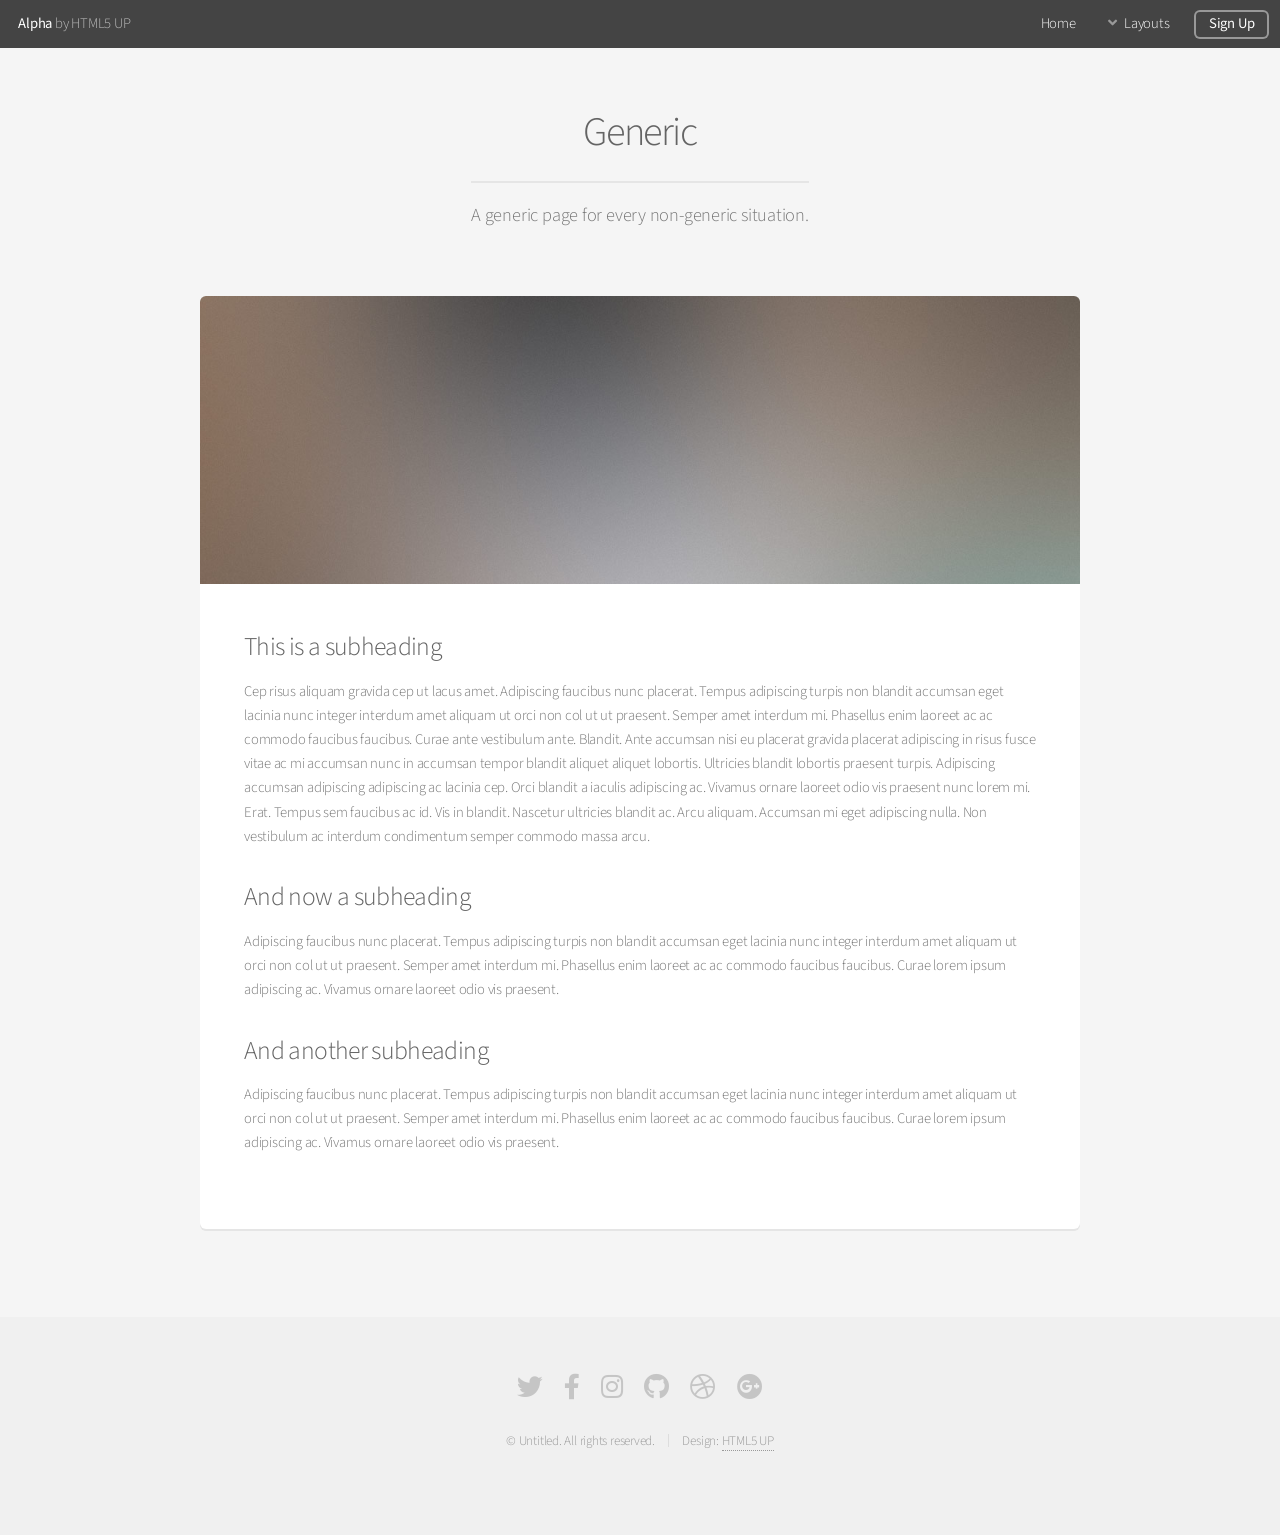
<file: Tp Integrador/generic.html>
<!DOCTYPE HTML>
<!--
	Alpha by HTML5 UP
	html5up.net | @ajlkn
	Free for personal and commercial use under the CCA 3.0 license (html5up.net/license)
-->
<html>
	<head>
		<title>Generic - Alpha by HTML5 UP</title>
		<meta charset="utf-8" />
		<meta name="viewport" content="width=device-width, initial-scale=1, user-scalable=no" />
		<link rel="stylesheet" href="assets/css/main.css" />
	</head>
	<body class="is-preload">
		<div id="page-wrapper">

			<!-- Header -->
				<header id="header">
					<h1><a href="index.html">Alpha</a> by HTML5 UP</h1>
					<nav id="nav">
						<ul>
							<li><a href="index.html">Home</a></li>
							<li>
								<a href="#" class="icon solid fa-angle-down">Layouts</a>
								<ul>
									<li><a href="generic.html">Generic</a></li>
									<li><a href="contact.html">Contact</a></li>
									<li><a href="elements.html">Elements</a></li>
									<li>
										<a href="#">Submenu</a>
										<ul>
											<li><a href="#">Option One</a></li>
											<li><a href="#">Option Two</a></li>
											<li><a href="#">Option Three</a></li>
											<li><a href="#">Option Four</a></li>
										</ul>
									</li>
								</ul>
							</li>
							<li><a href="#" class="button">Sign Up</a></li>
						</ul>
					</nav>
				</header>

			<!-- Main -->
				<section id="main" class="container">
					<header>
						<h2>Generic</h2>
						<p>A generic page for every non-generic situation.</p>
					</header>
					<div class="box">
						<span class="image featured"><img src="images/pic01.jpg" alt="" /></span>
						<h3>This is a subheading</h3>
						<p>Cep risus aliquam gravida cep ut lacus amet. Adipiscing faucibus nunc placerat. Tempus adipiscing turpis non blandit accumsan eget lacinia nunc integer interdum amet aliquam ut orci non col ut ut praesent. Semper amet interdum mi. Phasellus enim laoreet ac ac commodo faucibus faucibus. Curae ante vestibulum ante. Blandit. Ante accumsan nisi eu placerat gravida placerat adipiscing in risus fusce vitae ac mi accumsan nunc in accumsan tempor blandit aliquet aliquet lobortis. Ultricies blandit lobortis praesent turpis. Adipiscing accumsan adipiscing adipiscing ac lacinia cep. Orci blandit a iaculis adipiscing ac. Vivamus ornare laoreet odio vis praesent nunc lorem mi. Erat. Tempus sem faucibus ac id. Vis in blandit. Nascetur ultricies blandit ac. Arcu aliquam. Accumsan mi eget adipiscing nulla. Non vestibulum ac interdum condimentum semper commodo massa arcu.</p>
						<div class="row">
							<div class="row-6 row-12-mobilep">
								<h3>And now a subheading</h3>
								<p>Adipiscing faucibus nunc placerat. Tempus adipiscing turpis non blandit accumsan eget lacinia nunc integer interdum amet aliquam ut orci non col ut ut praesent. Semper amet interdum mi. Phasellus enim laoreet ac ac commodo faucibus faucibus. Curae lorem ipsum adipiscing ac. Vivamus ornare laoreet odio vis praesent.</p>
							</div>
							<div class="row-6 row-12-mobilep">
								<h3>And another subheading</h3>
								<p>Adipiscing faucibus nunc placerat. Tempus adipiscing turpis non blandit accumsan eget lacinia nunc integer interdum amet aliquam ut orci non col ut ut praesent. Semper amet interdum mi. Phasellus enim laoreet ac ac commodo faucibus faucibus. Curae lorem ipsum adipiscing ac. Vivamus ornare laoreet odio vis praesent.</p>
							</div>
						</div>
					</div>
				</section>

			<!-- Footer -->
				<footer id="footer">
					<ul class="icons">
						<li><a href="#" class="icon brands fa-twitter"><span class="label">Twitter</span></a></li>
						<li><a href="#" class="icon brands fa-facebook-f"><span class="label">Facebook</span></a></li>
						<li><a href="#" class="icon brands fa-instagram"><span class="label">Instagram</span></a></li>
						<li><a href="#" class="icon brands fa-github"><span class="label">Github</span></a></li>
						<li><a href="#" class="icon brands fa-dribbble"><span class="label">Dribbble</span></a></li>
						<li><a href="#" class="icon brands fa-google-plus"><span class="label">Google+</span></a></li>
					</ul>
					<ul class="copyright">
						<li>&copy; Untitled. All rights reserved.</li><li>Design: <a href="http://html5up.net">HTML5 UP</a></li>
					</ul>
				</footer>

		</div>

		<!-- Scripts -->
			<script src="assets/js/jquery.min.js"></script>
			<script src="assets/js/jquery.dropotron.min.js"></script>
			<script src="assets/js/jquery.scrollex.min.js"></script>
			<script src="assets/js/browser.min.js"></script>
			<script src="assets/js/breakpoints.min.js"></script>
			<script src="assets/js/util.js"></script>
			<script src="assets/js/main.js"></script>

	</body>
</html>
</file>
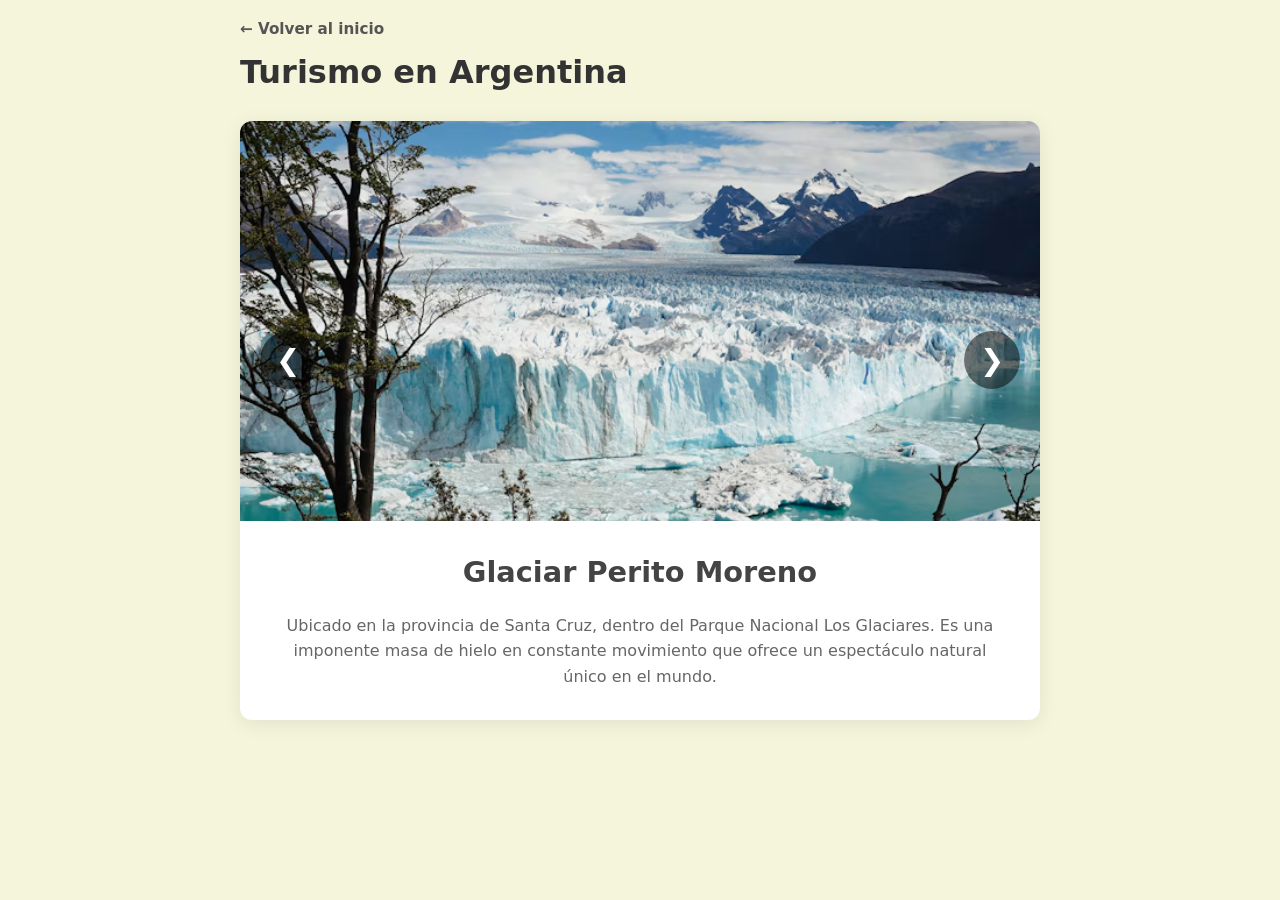
<file: sitio web turismo/html/Argentina.html>
<!DOCTYPE html>
<html lang="es">
<head>
    <meta charset="UTF-8">
    <meta name="viewport" content="width=device-width, initial-scale=1.0">
    <title>Turismo en Argentina</title>
    <!-- Ruta corregida para enlazar el CSS desde la carpeta html -->
    <link rel="stylesheet" href="../css/paises.css">
</head>
<body>

    <header class="header-detalle">
        <a href="../index.html" class="btn-volver">← Volver al inicio</a>
        <h1>Turismo en Argentina</h1>
    </header>

    <!-- Sección del Carrusel Turístico -->
    <main class="carousel-container">
        <div class="carousel-slide">
            <button class="carousel-btn prev-btn" onclick="changeSlide(-1)">&#10094;</button>
            
            <div class="carousel-content">
                <img id="carousel-img" src="" alt="Lugar turístico">
                <div class="carousel-text">
                    <h2 id="carousel-title"></h2>
                    <p id="carousel-desc"></p>
                </div>
            </div>

            <button class="carousel-btn next-btn" onclick="changeSlide(1)">&#10095;</button>
        </div>
    </main>
<script src="../js/paises.js"></script>
</body>
</html>
</file>
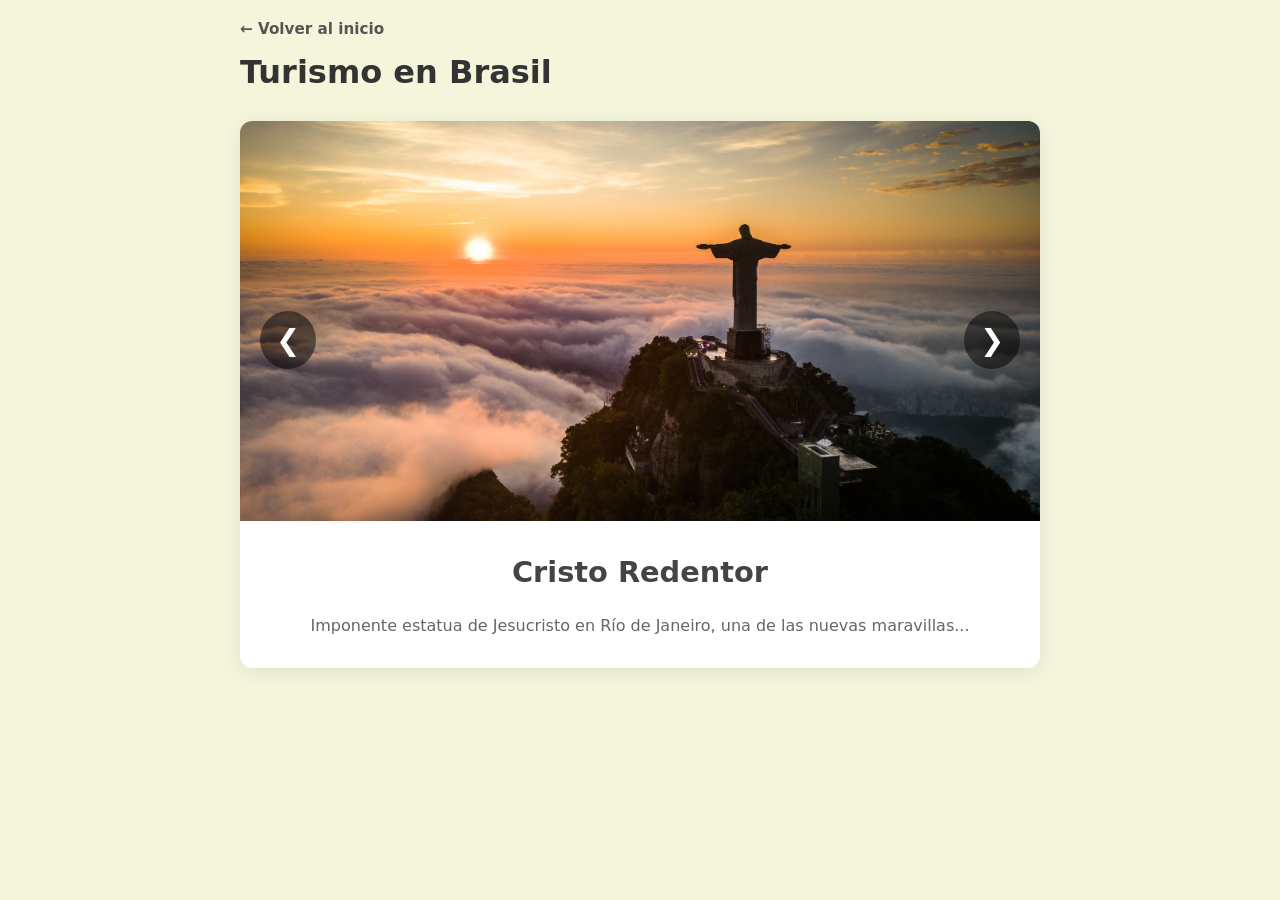
<file: sitio web turismo/html/Brasil.html>
<!DOCTYPE html>
<html lang="es">
<head>
    <meta charset="UTF-8">
    <meta name="viewport" content="width=device-width, initial-scale=1.0">
    <title>Turismo en Brasil</title>
    <!-- Ruta corregida para enlazar el CSS desde la carpeta html -->
    <link rel="stylesheet" href="../css/paises.css">
</head>
<body>

    <header class="header-detalle">
        <a href="../index.html" class="btn-volver">← Volver al inicio</a>
        <h1>Turismo en Brasil</h1>
    </header>

    <!-- Sección del Carrusel Turístico -->
    <main class="carousel-container">
        <div class="carousel-slide">
            <button class="carousel-btn prev-btn" onclick="changeSlide(-1)">&#10094;</button>
            
            <div class="carousel-content">
                <img id="carousel-img" src="" alt="Lugar turístico">
                <div class="carousel-text">
                    <h2 id="carousel-title"></h2>
                    <p id="carousel-desc"></p>
                </div>
            </div>

            <button class="carousel-btn next-btn" onclick="changeSlide(1)">&#10095;</button>
        </div>
    </main>
<script src="../js/paises.js"></script>
</body>
</html>
</file>
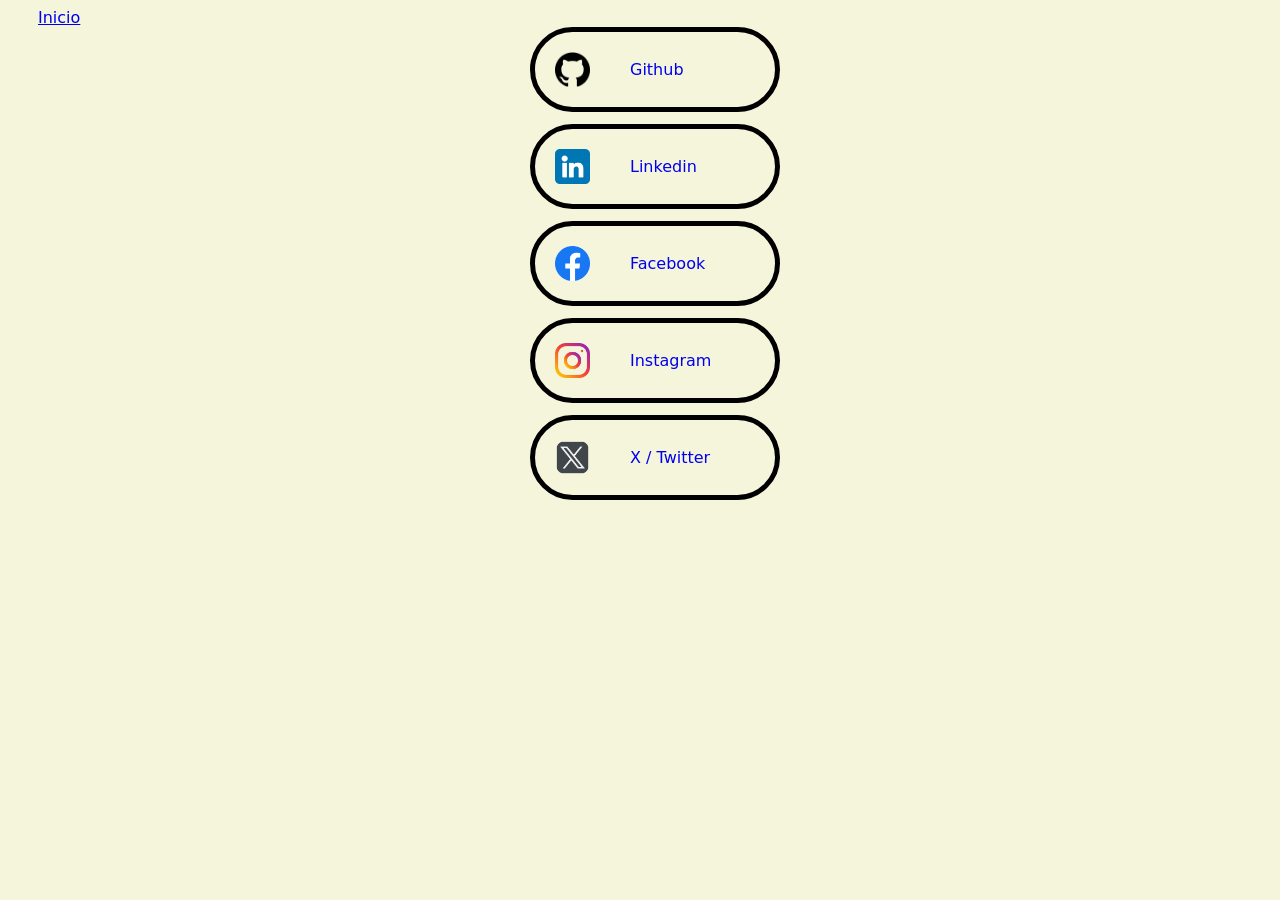
<file: sitio web turismo/html/contactos.html>
<!DOCTYPE html>
<html lang="en">
<head>
    <meta charset="UTF-8">
    <meta name="viewport" content="width=device-width, initial-scale=1.0">
    <title>Contactos</title>
    <!-- <link rel="stylesheet" href="C:\Users\ferre\OneDrive\Desktop\UNO\p web\sitio web turismo\css\contactos.css"> -->
    <link rel="stylesheet" href="../css/contactos.css">
</head>
<body>
    <header>
        <a href="index.html" target="_blank">Inicio</a>
    </header>

    <div class="contactos">

        <a href="https://github.com/Mawowas" target="_blank" class="social
        ">
            <img src="../imagenes/github.png">
            <span>Github</span>
        </a>
        
        <a href="https://ar.linkedin.com" target="_blank" class="social
        ">
            <img src="../imagenes/linkedin.png" alt="">
            <span>Linkedin</span>
        </a>

        <a href="https://www.facebook.com/?locale=es_LA" target="_blank" class="social
        ">
            <img src="../imagenes/facebook.png" alt="">
            <span>Facebook</span>
        </a>

        <a href="https://www.instagram.com" target="_blank" class="social
        ">
            <img src="../imagenes/instagram.png" alt="">
            <span>Instagram</span>
        </a>

        <a href="https://x.com/?lang=es" target="_blank" class="social
        ">
            <img src="../imagenes/logotipos.png" alt="">
            <span>X / Twitter</span>
        </a>

    </div>

    <script src="../js/oscuro.js"></script>
</body>
</html>
</file>
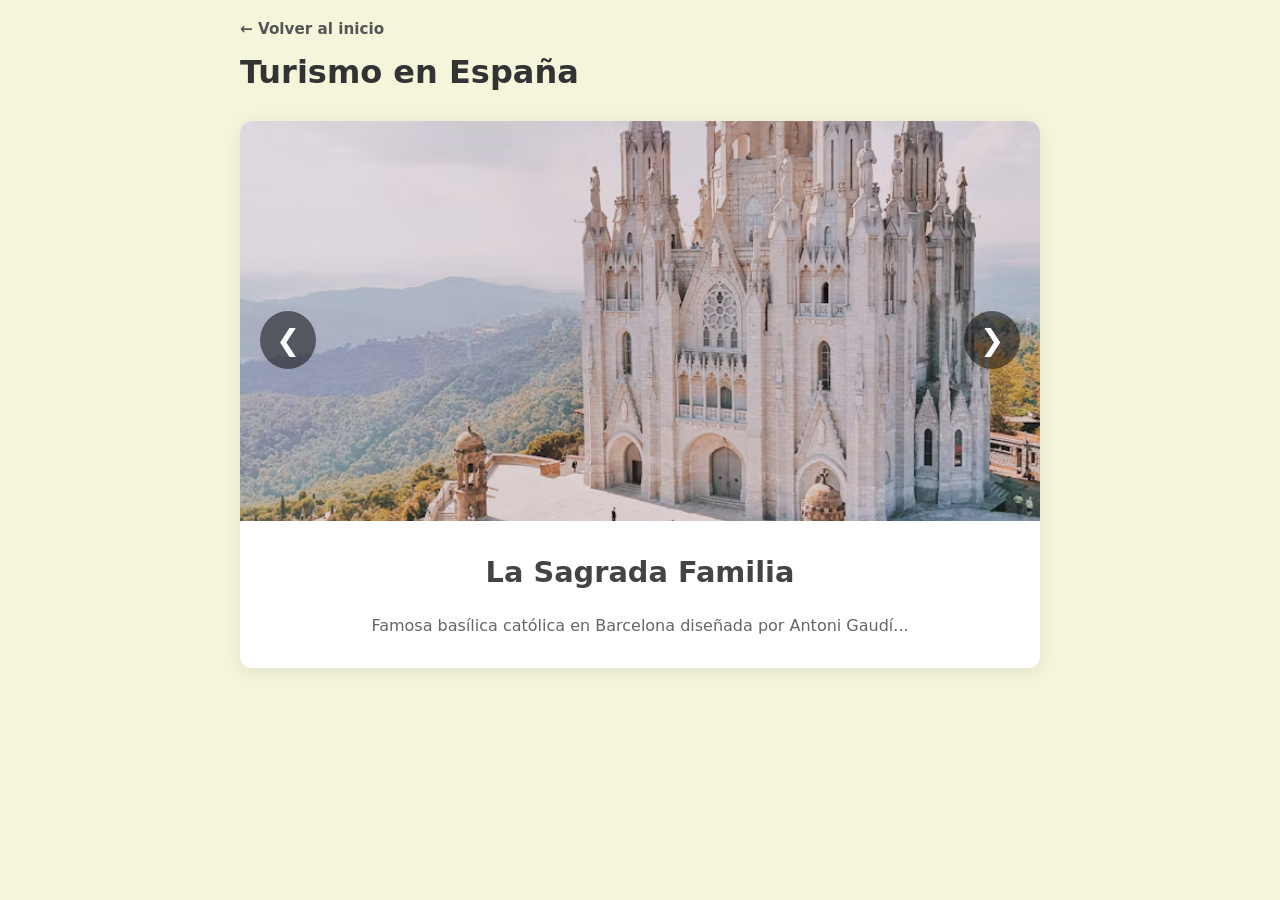
<file: sitio web turismo/html/Espana.html>
<!DOCTYPE html>
<html lang="es">
<head>
    <meta charset="UTF-8">
    <meta name="viewport" content="width=device-width, initial-scale=1.0">
    <title>Turismo en España</title>
    <!-- Ruta corregida para enlazar el CSS desde la carpeta html -->
    <link rel="stylesheet" href="../css/paises.css">
</head>
<body>

    <header class="header-detalle">
        <a href="../index.html" class="btn-volver">← Volver al inicio</a>
        <h1>Turismo en España</h1>
    </header>

    <!-- Sección del Carrusel Turístico -->
    <main class="carousel-container">
        <div class="carousel-slide">
            <button class="carousel-btn prev-btn" onclick="changeSlide(-1)">&#10094;</button>
            
            <div class="carousel-content">
                <img id="carousel-img" src="" alt="Lugar turístico">
                <div class="carousel-text">
                    <h2 id="carousel-title"></h2>
                    <p id="carousel-desc"></p>
                </div>
            </div>

            <button class="carousel-btn next-btn" onclick="changeSlide(1)">&#10095;</button>
        </div>
    </main>
<script src="../js/paises.js"></script>
</body>
</html>
</file>
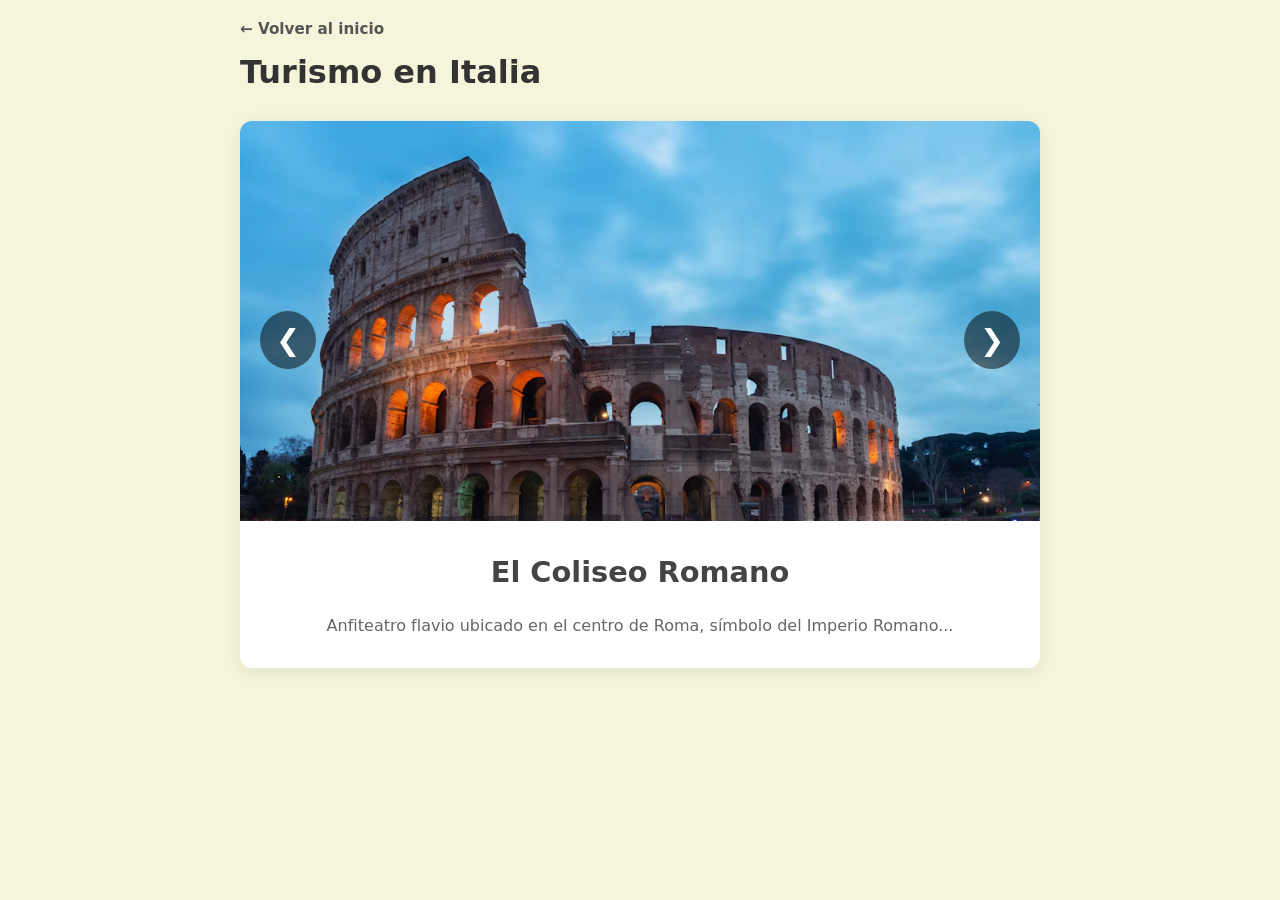
<file: sitio web turismo/html/Italia.html>
<!DOCTYPE html>
<html lang="es">
<head>
    <meta charset="UTF-8">
    <meta name="viewport" content="width=device-width, initial-scale=1.0">
    <title>Turismo en Italia</title>
    <!-- Ruta corregida para enlazar el CSS desde la carpeta html -->
    <link rel="stylesheet" href="../css/paises.css">
</head>
<body>

    <header class="header-detalle">
        <a href="../index.html" class="btn-volver">← Volver al inicio</a>
        <h1>Turismo en Italia</h1>
    </header>

    <!-- Sección del Carrusel Turístico -->
    <main class="carousel-container">
        <div class="carousel-slide">
            <button class="carousel-btn prev-btn" onclick="changeSlide(-1)">&#10094;</button>
            
            <div class="carousel-content">
                <img id="carousel-img" src="" alt="Lugar turístico">
                <div class="carousel-text">
                    <h2 id="carousel-title"></h2>
                    <p id="carousel-desc"></p>
                </div>
            </div>

            <button class="carousel-btn next-btn" onclick="changeSlide(1)">&#10095;</button>
        </div>
    </main>
<script src="../js/paises.js"></script>
</body>
</html>
</file>
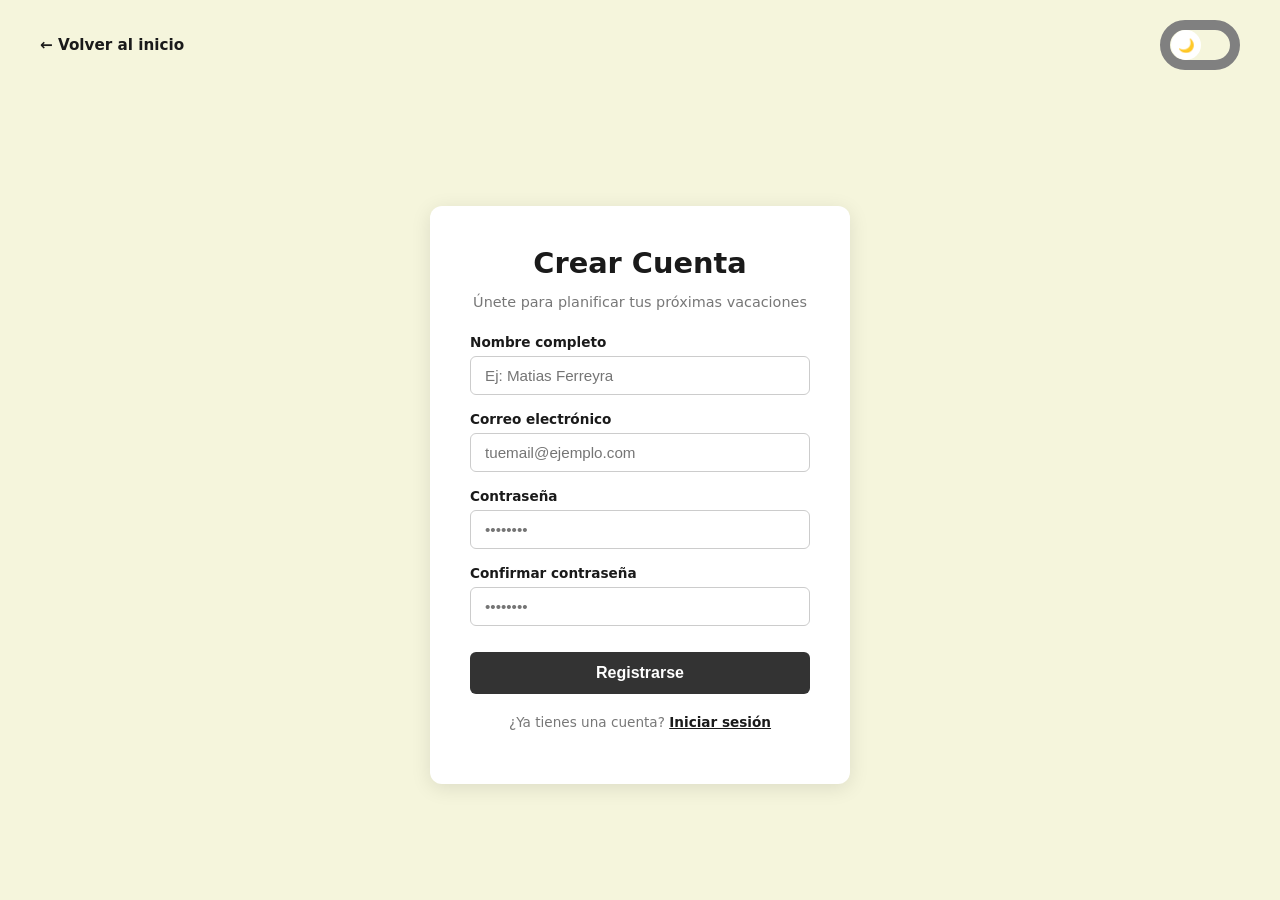
<file: sitio web turismo/html/registrarse.html>
<!DOCTYPE html>
<html lang="es">
<head>
    <meta charset="UTF-8">
    <meta name="viewport" content="width=device-width, initial-scale=1.0">
    <title>Registro - Turismo</title>
    <link rel="stylesheet" href="../css/registrarse.css">
</head>
<body>

    <header class="navbar-registro">
        <a href="../index.html" class="btn-volver">← Volver al inicio</a>
        <div class="modo_oscuro">
            <button id="boton" class="boton">🌙</button>
        </div>
    </header>

    <main class="registro-container">
        <div class="registro-card">
            <h2>Crear Cuenta</h2>
            <p class="subtitulo">Únete para planificar tus próximas vacaciones</p>

            <form class="registro-form" action="#" method="POST">
                <div class="form-group">
                    <label for="nombre">Nombre completo</label>
                    <input type="text" id="nombre" name="nombre" placeholder="Ej: Matias Ferreyra" required>
                </div>

                <div class="form-group">
                    <label for="email">Correo electrónico</label>
                    <input type="email" id="email" name="email" placeholder="tuemail@ejemplo.com" required>
                </div>

                <div class="form-group">
                    <label for="password">Contraseña</label>
                    <input type="password" id="password" name="password" placeholder="••••••••" required>
                </div>

                <div class="form-group">
                    <label for="confirm-password">Confirmar contraseña</label>
                    <input type="password" id="confirm-password" name="confirm-password" placeholder="••••••••" required>
                </div>

                <button type="submit" class="btn-submit">Registrarse</button>
            </form>

            <div class="registro-footer">
                <p>¿Ya tienes una cuenta? <a href="#">Iniciar sesión</a></p>
            </div>
        </div>
    </main>

    <script src="../js/oscuro.js"></script>
</body>
</html>
</file>
<file: Programacion-web-1---UNO--/style.css>
.borde{
    border: 2px rgb(139, 176, 52) dashed;
    padding: 5px;
    padding-right: 5px;
}

/* .paginas{
    background-color: beige;
    border-color: black;
    border-width: 10px;
    position: fixed;
    display: flex;
    flex-direction: row;
    justify-content: space-around;
}

.nav{
    list-style: none;
} */

.oscuro-imagen{
    display: flex;
    flex-direction: row-reverse;
    justify-content: space-evenly;
    align-content: center;
}

.modo_oscuro {
    border: 10px gray solid;
    border-radius: 50px;
    width: 80px;
    height: 50px;
    padding: 1px;

}

.boton{
    border-radius: 50px;
    transition: transform 0.4s ease;
    width: 30px;
    height: 30px;
    background: white;
    border-radius: 50%;
    transition: transform 0.3s ease;
}

.activo {
    transform: translateX(26px);
}


.imagen {
    padding-top: 5px;
}
img {
    max-width: 100%;
    height: auto;
    border-radius: 15px;
} 

h1 {
    font-family: Arial, "Helvetica Neue", Helvetica, sans-serif;
    text-decoration: underline rgb(143, 165, 48);
}
p{
    font-size: 30px;
}

a:visited{
    color: purple;
}
a:hover{
    color: red;
}

.datos h2{
    text-decoration: underline rgb(137, 50, 191);
}

.datos span{
    text-decoration: underline purple;
    font-weight: bold;
}

ul{
    list-style-type: upper-roman;
    font-size: 30px;
}

.idioma_inter {
    line-height: 1.5;
    display: flex;
    flex-direction: row;
    justify-content: space-evenly;
}

.idioma {
    border: 3px dashed black;
    padding: 10px;
}

.interes {
    max-width: 250px;
    line-height: 1.5;
    border: 3px dashed black;
    padding: 10px;
}

@keyframes aparecer{
    from{
        opacity: 0;
    }
    to{
        opacity: 1; 
    }
}


.imagen{
    animation: aparecer 2s ease-in-out infinite;
}

/* 
@keyframes movimiento {

    0%{
        text-align: left;
    }
    50%{
        text-align: center;
    }
    100%{
        text-align: right;
    }
} */

h1{
    animation: movimiento 2s ease-in-out infinite;
}

/* Colores por defecto (Modo Claro) */
:root {
/* background: linear-gradient(to left, rgb(197, 82, 193), rgb(205, 212, 110)) */
--bg-color: linear-gradient(to left, rgb(197, 82, 193), rgb(205, 212, 110));
--text-color: #1a1a1a;
}

/* Colores para el Modo Oscuro */
body.dark-mode {
--bg-color: #121212; 
--text-color: #f5f5f5;
}

/* Aplicación de las variables */
body {
background: var(--bg-color);
color: var(--text-color);
font-family: system-ui, sans-serif;
transition: background 1.3s ease, color 0.3s ease; /* Transición suave */
padding-left: 30px;
}


/* CONTACOS.CSS */

.contactos{
    display: flex;
    flex-direction: column; 
    align-items: center;
    justify-content: center;
    gap: 12px;              
    margin: 0 auto;      
}

.social{
    display: flex;
    align-items: center;
    justify-content: flex-start;
    gap: 10px;

    border: 5px solid black;
    border-radius: 50px;
    width: 200px;
    padding: 20px;
    text-align: center;
    text-decoration: none;
    color: #121212;

    img{
        width: 35px;
        padding-right: 30px;
    }

    /* span{
        color: white;
    }

    span:hover{
        color: purple;
    } */

}
</file>
<file: TP lista de tareas/styles.css>
body{
    background-color: antiquewhite;
}

div{
    padding: 5px;
} 


/* Estilo específico cuando la tarea es PENDIENTE */
#lista li.pendiente {
    border-left: 4px solid #f39c12; /* Borde naranja de advertencia/pendiente */
}

/* Estilo específico cuando la tarea está COMPLETADA */
#lista li.completada {
    border-left: 4px solid #2ecc71; /* Borde verde */
    text-decoration: line-through;
    color: #888888;
    opacity: 0.7;
}

#lista li {
    display: flex;
    align-items: center; /* Centra verticalmente la imagen y el texto */
    padding: 10px 15px;
    margin-bottom: 8px;
    border-radius: 6px;
    background-color: #2a2a2a;
    color: #f1f1f1;
    list-style: none;
}

#lista li img {
    width: 20px;
    margin-right: 10px;
    vertical-align: middle;
}
</file>
<file: sitio web turismo/css/paises.css>
body {
    font-family: system-ui, -apple-system, sans-serif;
    background-color: beige;
    margin: 0;
    padding: 20px;
}

.header-detalle {
    max-width: 800px;
    margin: 0 auto 30px auto;
    display: flex;
    flex-direction: column;
    gap: 15px;
}

.btn-volver {
    text-decoration: none;
    color: #555;
    font-weight: 600;
    font-size: 0.95rem;
}

.btn-volver:hover {
    color: #000;
}

.header-detalle h1 {
    margin: 0;
    color: #333;
}

/* Contenedor principal del carrusel */
.carousel-container {
    max-width: 800px;
    margin: 0 auto;
    background: #ffffff;
    border-radius: 12px;
    box-shadow: 0 4px 20px rgba(0,0,0,0.08);
    overflow: hidden;
}

.carousel-slide {
    display: flex;
    align-items: center;
    position: relative;
}

/* Contenido interno (Imagen + Texto) */
.carousel-content {
    width: 100%;
    text-align: center;
}

.carousel-content img {
    width: 100%;
    height: 400px;
    object-fit: cover;
}

.carousel-text {
    padding: 30px;
}

.carousel-text h2 {
    margin-top: 0;
    color: #444;
    font-size: 1.8rem;
}

.carousel-text p {
    color: #666;
    font-size: 1rem;
    line-height: 1.6;
    margin-bottom: 0;
}

/* Botones de flecha laterales */
.carousel-btn {
    position: absolute;
    top: 40%;
    transform: translateY(-50%);
    background-color: rgba(0, 0, 0, 0.5);
    color: white;
    border: none;
    font-size: 1.8rem;
    padding: 12px 16px;
    cursor: pointer;
    border-radius: 50%;
    transition: background-color 0.2s ease;
    z-index: 10;
}

.carousel-btn:hover {
    background-color: rgba(0, 0, 0, 0.8);
}

.prev-btn {
    left: 20px;
}

.next-btn {
    right: 20px;
}
</file>
<file: sitio web turismo/css/contactos.css>
body{
    background-color: beige;
}
/* CONTACOS.CSS */

.contactos{
    display: flex;
    flex-direction: column; 
    align-items: center;
    justify-content: center;
    gap: 12px;              
    margin: 0 auto;      
}

.social{
    display: flex;
    align-items: center;
    justify-content: flex-start;
    gap: 10px;

    border: 5px solid black;
    border-radius: 50px;
    width: 200px;
    padding: 20px;
    text-align: center;
    text-decoration: none;
    /* color: #121212; */

    img{
        width: 35px;
        padding-right: 30px;
    }

}

/* Colores por defecto (Modo Claro) */
:root {
--bg-color: beige;
--text-color: #1a1a1a;
}

/* Colores para el Modo Oscuro */
body.dark-mode {
--bg-color: #121212; 
--text-color: #f5f5f5;
}

/* Aplicación de las variables */
body {
background: var(--bg-color);
color: var(--text-color);
font-family: system-ui, sans-serif;
transition: background 1.3s ease, color 0.3s ease; /* Transición suave */
padding-left: 30px;
}

/* -------------MODO OSCURO-------------------- */
.modo_oscuro {
    border: 10px gray solid;
    border-radius: 50px;
    width: 80px;
    height: 50px;
    padding: 1px;

}

.boton{
    border-radius: 50px;
    transition: transform 0.4s ease;
    width: 30px;
    height: 30px;
    background: white;
    border-radius: 50%;
    transition: transform 0.3s ease;
}

.activo {
    transform: translateX(26px);
}
/* ---------------------------------------- */

.presentacion{
    display: flex;
    justify-content: center;
}
.exp{
    height: 95px 100px;
    display: flex;
    align-items: center;
    flex-direction: column;

    p{
        line-height: 1.6;
        font-size: 0.95rem;
    }
}
</file>
<file: sitio web turismo/css/registrarse.css>
* {
    box-sizing: border-box;
}

/* Variables de color compatibles con tu modo oscuro */
:root {
    --bg-color: beige;
    --text-color: #1a1a1a;
    --card-bg: #ffffff;
    --input-border: #cccccc;
    --input-bg: #ffffff;
    --btn-bg: #333333;
    --btn-text: #ffffff;
}

body.dark-mode {
    --bg-color: #121212;
    --text-color: #f5f5f5;
    --card-bg: #1e1e1e;
    --input-border: #444444;
    --input-bg: #2b2b2b;
    --btn-bg: #ffffff;
    --btn-text: #121212;
}

body {
    background: var(--bg-color);
    color: var(--text-color);
    font-family: system-ui, -apple-system, sans-serif;
    margin: 0;
    padding: 0;
    transition: background 0.3s ease, color 0.3s ease;
    min-height: 100vh;
    display: flex;
    flex-direction: column;
}

/* Barra superior */
.navbar-registro {
    display: flex;
    justify-content: space-between;
    align-items: center;
    padding: 20px 40px;
}

.btn-volver {
    text-decoration: none;
    color: var(--text-color);
    font-weight: 600;
    font-size: 0.95rem;
    transition: opacity 0.2s ease;
}

.btn-volver:hover {
    opacity: 0.7;
}

/* Botón modo oscuro (mismo diseño que en main.css) */
.modo_oscuro {
    border: 10px gray solid;
    border-radius: 50px;
    width: 80px;
    height: 50px;
    padding: 1px;
    display: flex;
    align-items: center;
    cursor: pointer;
}

.boton {
    border-radius: 50px;
    width: 30px;
    height: 30px;
    background: white;
    border: none;
    cursor: pointer;
    display: flex;
    align-items: center;
    justify-content: center;
    transition: transform 0.3s ease;
}

.activo {
    transform: translateX(26px);
}

/* Contenedor central del formulario */
.registro-container {
    flex: 1;
    display: flex;
    align-items: center;
    justify-content: center;
    padding: 20px;
}

.registro-card {
    background: var(--card-bg);
    padding: 40px;
    border-radius: 12px;
    box-shadow: 0 4px 20px rgba(0, 0, 0, 0.1);
    width: 100%;
    max-width: 420px;
    transition: background 0.3s ease;
}

.registro-card h2 {
    margin: 0 0 8px 0;
    font-size: 1.8rem;
    text-align: center;
}

.subtitulo {
    text-align: center;
    color: #777;
    font-size: 0.9rem;
    margin-bottom: 24px;
}

/* Estilos de los inputs */
.registro-form {
    display: flex;
    flex-direction: column;
    gap: 16px;
}

.form-group {
    display: flex;
    flex-direction: column;
    gap: 6px;
}

.form-group label {
    font-size: 0.85rem;
    font-weight: 600;
}

.form-group input {
    padding: 10px 14px;
    border: 1px solid var(--input-border);
    background: var(--input-bg);
    color: var(--text-color);
    border-radius: 6px;
    font-size: 0.95rem;
    outline: none;
    transition: border-color 0.2s ease;
}

.form-group input:focus {
    border-color: #888888;
}

/* Botón de envío */
.btn-submit {
    margin-top: 10px;
    padding: 12px;
    background: var(--btn-bg);
    color: var(--btn-text);
    border: none;
    border-radius: 6px;
    font-size: 1rem;
    font-weight: 600;
    cursor: pointer;
    transition: opacity 0.2s ease;
}

.btn-submit:hover {
    opacity: 0.9;
}

/* Footer del card */
.registro-footer {
    text-align: center;
    margin-top: 20px;
    font-size: 0.85rem;
    color: #777;
}

.registro-footer a {
    color: var(--text-color);
    font-weight: 600;
    text-decoration: underline;
}
</file>
<file: Tp Integrador/assets/css/main.css>
@import url("fontawesome-all.min.css");
@import url("https://fonts.googleapis.com/css?family=Source+Sans+Pro:300,400,300italic,400italic");

/*
	Alpha by HTML5 UP
	html5up.net | @ajlkn
	Free for personal and commercial use under the CCA 3.0 license (html5up.net/license)
*/

/* Reset */

/* Based on meyerweb.com/eric/tools/css/reset (v2.0 | 20110126 | License: public domain) */

	html, body, div, span, applet, object,
	iframe, h1, h2, h3, h4, h5, h6, p, blockquote,
	pre, a, abbr, acronym, address, big, cite,
	code, del, dfn, em, img, ins, kbd, q, s, samp,
	small, strike, strong, sub, sup, tt, var, b,
	u, i, center, dl, dt, dd, ol, ul, li, fieldset,
	form, label, legend, table, caption, tbody,
	tfoot, thead, tr, th, td, article, aside,
	canvas, details, embed, figure, figcaption,
	footer, header, hgroup, menu, nav, output, ruby,
	section, summary, time, mark, audio, video {
		margin: 0;
		padding: 0;
		border: 0;
		font-size: 100%;
		font: inherit;
		vertical-align: baseline;
	}

	article, aside, details, figcaption, figure,
	footer, header, hgroup, menu, nav, section {
		display: block;
	}

	body {
		line-height: 1;
	}

	ol, ul {
		list-style: none;
	}

	blockquote, q {
		quotes: none;
	}

		blockquote:before, blockquote:after, q:before, q:after {
			content: '';
			content: none;
		}

	table {
		border-collapse: collapse;
		border-spacing: 0;
	}

	body {
		-webkit-text-size-adjust: none;
	}

	mark {
		background-color: transparent;
		color: inherit;
	}

	input::-moz-focus-inner {
		border: 0;
		padding: 0;
	}

	input, select, textarea {
		-moz-appearance: none;
		-webkit-appearance: none;
		-ms-appearance: none;
		appearance: none;
	}

/* Basic */

	@-ms-viewport {
		width: device-width;
	}

	body {
		-ms-overflow-style: scrollbar;
	}

	@media screen and (max-width: 480px) {

		html, body {
			min-width: 320px;
		}

	}

	html {
		box-sizing: border-box;
	}

	*, *:before, *:after {
		box-sizing: inherit;
	}

	body {
		background: #f5f5f5;
	}

	body, input, select, textarea {
		color: #777;
		font-family: "Source Sans Pro", sans-serif;
		font-size: 16pt;
		font-weight: 300;
		line-height: 1.65em;
		letter-spacing: -0.015em;
	}

	a {
		-moz-transition: color 0.2s ease-in-out, border-bottom-color 0.2s ease-in-out;
		-webkit-transition: color 0.2s ease-in-out, border-bottom-color 0.2s ease-in-out;
		-ms-transition: color 0.2s ease-in-out, border-bottom-color 0.2s ease-in-out;
		transition: color 0.2s ease-in-out, border-bottom-color 0.2s ease-in-out;
		border-bottom: dotted 1px;
		color: #e89980;
		text-decoration: none;
	}

		a:hover {
			border-bottom-color: transparent;
		}

	strong, b {
		color: #646464;
		font-weight: 400;
	}

	em, i {
		font-style: italic;
	}

	p {
		margin: 0 0 2em 0;
	}

	h1, h2, h3, h4, h5, h6 {
		color: #646464;
		font-weight: 300;
		line-height: 1em;
		margin: 0 0 0.5em 0;
	}

		h1 a, h2 a, h3 a, h4 a, h5 a, h6 a {
			color: inherit;
			text-decoration: none;
		}

	h2 {
		font-size: 2.25em;
		line-height: 1.5em;
		letter-spacing: -0.035em;
	}

	h3 {
		font-size: 1.75em;
		line-height: 1.5em;
		letter-spacing: -0.025em;
	}

	h4 {
		font-size: 1.1em;
		line-height: 1.5em;
		letter-spacing: 0;
	}

	h5 {
		font-size: 0.9em;
		line-height: 1.5em;
		letter-spacing: 0;
	}

	h6 {
		font-size: 0.7em;
		line-height: 1.5em;
		letter-spacing: 0;
	}

	sub {
		font-size: 0.8em;
		position: relative;
		top: 0.5em;
	}

	sup {
		font-size: 0.8em;
		position: relative;
		top: -0.5em;
	}

	hr {
		border: 0;
		border-bottom: solid 2px #e5e5e5;
		margin: 2em 0;
	}

		hr.major {
			margin: 3em 0;
		}

	blockquote {
		border-left: solid 4px #e5e5e5;
		font-style: italic;
		margin: 0 0 2em 0;
		padding: 0.5em 0 0.5em 2em;
	}

	pre {
		-webkit-overflow-scrolling: touch;
		background: #f8f8f8;
		border-radius: 6px;
		border: solid 1px #e5e5e5;
		font-family: monospace;
		font-size: 0.9em;
		line-height: 1.75em;
		margin: 0 0 2em 0;
		overflow-x: auto;
		padding: 1em 1.5em;
	}

	code {
		background: #f8f8f8;
		border-radius: 6px;
		border: solid 1px #e5e5e5;
		font-family: monospace;
		font-size: 0.9em;
		margin: 0 0.25em;
		padding: 0.25em 0.65em;
	}

	.align-left {
		text-align: left;
	}

	.align-center {
		text-align: center;
	}

	.align-right {
		text-align: right;
	}

/* Row */

	.row {
		display: flex;
		flex-wrap: wrap;
		box-sizing: border-box;
		align-items: stretch;
	}

		.row > * {
			box-sizing: border-box;
		}

		.row.gtr-uniform > * > :last-child {
			margin-bottom: 0;
		}

		.row.aln-left {
			justify-content: flex-start;
		}

		.row.aln-center {
			justify-content: center;
		}

		.row.aln-right {
			justify-content: flex-end;
		}

		.row.aln-top {
			align-items: flex-start;
		}

		.row.aln-middle {
			align-items: center;
		}

		.row.aln-bottom {
			align-items: flex-end;
		}

		.row > .imp {
			order: -1;
		}

		.row > .col-1 {
			width: 8.33333%;
		}

		.row > .off-1 {
			margin-left: 8.33333%;
		}

		.row > .col-2 {
			width: 16.66667%;
		}

		.row > .off-2 {
			margin-left: 16.66667%;
		}

		.row > .col-3 {
			width: 25%;
		}

		.row > .off-3 {
			margin-left: 25%;
		}

		.row > .col-4 {
			width: 33.33333%;
		}

		.row > .off-4 {
			margin-left: 33.33333%;
		}

		.row > .col-5 {
			width: 41.66667%;
		}

		.row > .off-5 {
			margin-left: 41.66667%;
		}

		.row > .col-6 {
			width: 50%;
		}

		.row > .off-6 {
			margin-left: 50%;
		}

		.row > .col-7 {
			width: 58.33333%;
		}

		.row > .off-7 {
			margin-left: 58.33333%;
		}

		.row > .col-8 {
			width: 66.66667%;
		}

		.row > .off-8 {
			margin-left: 66.66667%;
		}

		.row > .col-9 {
			width: 75%;
		}

		.row > .off-9 {
			margin-left: 75%;
		}

		.row > .col-10 {
			width: 83.33333%;
		}

		.row > .off-10 {
			margin-left: 83.33333%;
		}

		.row > .col-11 {
			width: 91.66667%;
		}

		.row > .off-11 {
			margin-left: 91.66667%;
		}

		.row > .col-12 {
			width: 100%;
		}

		.row > .off-12 {
			margin-left: 100%;
		}

		.row.gtr-0 {
			margin-top: 0;
			margin-left: 0em;
		}

			.row.gtr-0 > * {
				padding: 0 0 0 0em;
			}

			.row.gtr-0.gtr-uniform {
				margin-top: 0em;
			}

				.row.gtr-0.gtr-uniform > * {
					padding-top: 0em;
				}

		.row.gtr-25 {
			margin-top: 0;
			margin-left: -0.5em;
		}

			.row.gtr-25 > * {
				padding: 0 0 0 0.5em;
			}

			.row.gtr-25.gtr-uniform {
				margin-top: -0.5em;
			}

				.row.gtr-25.gtr-uniform > * {
					padding-top: 0.5em;
				}

		.row.gtr-50 {
			margin-top: 0;
			margin-left: -1em;
		}

			.row.gtr-50 > * {
				padding: 0 0 0 1em;
			}

			.row.gtr-50.gtr-uniform {
				margin-top: -1em;
			}

				.row.gtr-50.gtr-uniform > * {
					padding-top: 1em;
				}

		.row {
			margin-top: 0;
			margin-left: -2em;
		}

			.row > * {
				padding: 0 0 0 2em;
			}

			.row.gtr-uniform {
				margin-top: -2em;
			}

				.row.gtr-uniform > * {
					padding-top: 2em;
				}

		.row.gtr-150 {
			margin-top: 0;
			margin-left: -3em;
		}

			.row.gtr-150 > * {
				padding: 0 0 0 3em;
			}

			.row.gtr-150.gtr-uniform {
				margin-top: -3em;
			}

				.row.gtr-150.gtr-uniform > * {
					padding-top: 3em;
				}

		.row.gtr-200 {
			margin-top: 0;
			margin-left: -4em;
		}

			.row.gtr-200 > * {
				padding: 0 0 0 4em;
			}

			.row.gtr-200.gtr-uniform {
				margin-top: -4em;
			}

				.row.gtr-200.gtr-uniform > * {
					padding-top: 4em;
				}

		@media screen and (max-width: 1680px) {

			.row {
				display: flex;
				flex-wrap: wrap;
				box-sizing: border-box;
				align-items: stretch;
			}

				.row > * {
					box-sizing: border-box;
				}

				.row.gtr-uniform > * > :last-child {
					margin-bottom: 0;
				}

				.row.aln-left {
					justify-content: flex-start;
				}

				.row.aln-center {
					justify-content: center;
				}

				.row.aln-right {
					justify-content: flex-end;
				}

				.row.aln-top {
					align-items: flex-start;
				}

				.row.aln-middle {
					align-items: center;
				}

				.row.aln-bottom {
					align-items: flex-end;
				}

				.row > .imp-wide {
					order: -1;
				}

				.row > .col-1-wide {
					width: 8.33333%;
				}

				.row > .off-1-wide {
					margin-left: 8.33333%;
				}

				.row > .col-2-wide {
					width: 16.66667%;
				}

				.row > .off-2-wide {
					margin-left: 16.66667%;
				}

				.row > .col-3-wide {
					width: 25%;
				}

				.row > .off-3-wide {
					margin-left: 25%;
				}

				.row > .col-4-wide {
					width: 33.33333%;
				}

				.row > .off-4-wide {
					margin-left: 33.33333%;
				}

				.row > .col-5-wide {
					width: 41.66667%;
				}

				.row > .off-5-wide {
					margin-left: 41.66667%;
				}

				.row > .col-6-wide {
					width: 50%;
				}

				.row > .off-6-wide {
					margin-left: 50%;
				}

				.row > .col-7-wide {
					width: 58.33333%;
				}

				.row > .off-7-wide {
					margin-left: 58.33333%;
				}

				.row > .col-8-wide {
					width: 66.66667%;
				}

				.row > .off-8-wide {
					margin-left: 66.66667%;
				}

				.row > .col-9-wide {
					width: 75%;
				}

				.row > .off-9-wide {
					margin-left: 75%;
				}

				.row > .col-10-wide {
					width: 83.33333%;
				}

				.row > .off-10-wide {
					margin-left: 83.33333%;
				}

				.row > .col-11-wide {
					width: 91.66667%;
				}

				.row > .off-11-wide {
					margin-left: 91.66667%;
				}

				.row > .col-12-wide {
					width: 100%;
				}

				.row > .off-12-wide {
					margin-left: 100%;
				}

				.row.gtr-0 {
					margin-top: 0;
					margin-left: 0em;
				}

					.row.gtr-0 > * {
						padding: 0 0 0 0em;
					}

					.row.gtr-0.gtr-uniform {
						margin-top: 0em;
					}

						.row.gtr-0.gtr-uniform > * {
							padding-top: 0em;
						}

				.row.gtr-25 {
					margin-top: 0;
					margin-left: -0.5em;
				}

					.row.gtr-25 > * {
						padding: 0 0 0 0.5em;
					}

					.row.gtr-25.gtr-uniform {
						margin-top: -0.5em;
					}

						.row.gtr-25.gtr-uniform > * {
							padding-top: 0.5em;
						}

				.row.gtr-50 {
					margin-top: 0;
					margin-left: -1em;
				}

					.row.gtr-50 > * {
						padding: 0 0 0 1em;
					}

					.row.gtr-50.gtr-uniform {
						margin-top: -1em;
					}

						.row.gtr-50.gtr-uniform > * {
							padding-top: 1em;
						}

				.row {
					margin-top: 0;
					margin-left: -2em;
				}

					.row > * {
						padding: 0 0 0 2em;
					}

					.row.gtr-uniform {
						margin-top: -2em;
					}

						.row.gtr-uniform > * {
							padding-top: 2em;
						}

				.row.gtr-150 {
					margin-top: 0;
					margin-left: -3em;
				}

					.row.gtr-150 > * {
						padding: 0 0 0 3em;
					}

					.row.gtr-150.gtr-uniform {
						margin-top: -3em;
					}

						.row.gtr-150.gtr-uniform > * {
							padding-top: 3em;
						}

				.row.gtr-200 {
					margin-top: 0;
					margin-left: -4em;
				}

					.row.gtr-200 > * {
						padding: 0 0 0 4em;
					}

					.row.gtr-200.gtr-uniform {
						margin-top: -4em;
					}

						.row.gtr-200.gtr-uniform > * {
							padding-top: 4em;
						}

		}

		@media screen and (max-width: 1280px) {

			.row {
				display: flex;
				flex-wrap: wrap;
				box-sizing: border-box;
				align-items: stretch;
			}

				.row > * {
					box-sizing: border-box;
				}

				.row.gtr-uniform > * > :last-child {
					margin-bottom: 0;
				}

				.row.aln-left {
					justify-content: flex-start;
				}

				.row.aln-center {
					justify-content: center;
				}

				.row.aln-right {
					justify-content: flex-end;
				}

				.row.aln-top {
					align-items: flex-start;
				}

				.row.aln-middle {
					align-items: center;
				}

				.row.aln-bottom {
					align-items: flex-end;
				}

				.row > .imp-normal {
					order: -1;
				}

				.row > .col-1-normal {
					width: 8.33333%;
				}

				.row > .off-1-normal {
					margin-left: 8.33333%;
				}

				.row > .col-2-normal {
					width: 16.66667%;
				}

				.row > .off-2-normal {
					margin-left: 16.66667%;
				}

				.row > .col-3-normal {
					width: 25%;
				}

				.row > .off-3-normal {
					margin-left: 25%;
				}

				.row > .col-4-normal {
					width: 33.33333%;
				}

				.row > .off-4-normal {
					margin-left: 33.33333%;
				}

				.row > .col-5-normal {
					width: 41.66667%;
				}

				.row > .off-5-normal {
					margin-left: 41.66667%;
				}

				.row > .col-6-normal {
					width: 50%;
				}

				.row > .off-6-normal {
					margin-left: 50%;
				}

				.row > .col-7-normal {
					width: 58.33333%;
				}

				.row > .off-7-normal {
					margin-left: 58.33333%;
				}

				.row > .col-8-normal {
					width: 66.66667%;
				}

				.row > .off-8-normal {
					margin-left: 66.66667%;
				}

				.row > .col-9-normal {
					width: 75%;
				}

				.row > .off-9-normal {
					margin-left: 75%;
				}

				.row > .col-10-normal {
					width: 83.33333%;
				}

				.row > .off-10-normal {
					margin-left: 83.33333%;
				}

				.row > .col-11-normal {
					width: 91.66667%;
				}

				.row > .off-11-normal {
					margin-left: 91.66667%;
				}

				.row > .col-12-normal {
					width: 100%;
				}

				.row > .off-12-normal {
					margin-left: 100%;
				}

				.row.gtr-0 {
					margin-top: 0;
					margin-left: 0em;
				}

					.row.gtr-0 > * {
						padding: 0 0 0 0em;
					}

					.row.gtr-0.gtr-uniform {
						margin-top: 0em;
					}

						.row.gtr-0.gtr-uniform > * {
							padding-top: 0em;
						}

				.row.gtr-25 {
					margin-top: 0;
					margin-left: -0.5em;
				}

					.row.gtr-25 > * {
						padding: 0 0 0 0.5em;
					}

					.row.gtr-25.gtr-uniform {
						margin-top: -0.5em;
					}

						.row.gtr-25.gtr-uniform > * {
							padding-top: 0.5em;
						}

				.row.gtr-50 {
					margin-top: 0;
					margin-left: -1em;
				}

					.row.gtr-50 > * {
						padding: 0 0 0 1em;
					}

					.row.gtr-50.gtr-uniform {
						margin-top: -1em;
					}

						.row.gtr-50.gtr-uniform > * {
							padding-top: 1em;
						}

				.row {
					margin-top: 0;
					margin-left: -2em;
				}

					.row > * {
						padding: 0 0 0 2em;
					}

					.row.gtr-uniform {
						margin-top: -2em;
					}

						.row.gtr-uniform > * {
							padding-top: 2em;
						}

				.row.gtr-150 {
					margin-top: 0;
					margin-left: -3em;
				}

					.row.gtr-150 > * {
						padding: 0 0 0 3em;
					}

					.row.gtr-150.gtr-uniform {
						margin-top: -3em;
					}

						.row.gtr-150.gtr-uniform > * {
							padding-top: 3em;
						}

				.row.gtr-200 {
					margin-top: 0;
					margin-left: -4em;
				}

					.row.gtr-200 > * {
						padding: 0 0 0 4em;
					}

					.row.gtr-200.gtr-uniform {
						margin-top: -4em;
					}

						.row.gtr-200.gtr-uniform > * {
							padding-top: 4em;
						}

		}

		@media screen and (max-width: 980px) {

			.row {
				display: flex;
				flex-wrap: wrap;
				box-sizing: border-box;
				align-items: stretch;
			}

				.row > * {
					box-sizing: border-box;
				}

				.row.gtr-uniform > * > :last-child {
					margin-bottom: 0;
				}

				.row.aln-left {
					justify-content: flex-start;
				}

				.row.aln-center {
					justify-content: center;
				}

				.row.aln-right {
					justify-content: flex-end;
				}

				.row.aln-top {
					align-items: flex-start;
				}

				.row.aln-middle {
					align-items: center;
				}

				.row.aln-bottom {
					align-items: flex-end;
				}

				.row > .imp-narrow {
					order: -1;
				}

				.row > .col-1-narrow {
					width: 8.33333%;
				}

				.row > .off-1-narrow {
					margin-left: 8.33333%;
				}

				.row > .col-2-narrow {
					width: 16.66667%;
				}

				.row > .off-2-narrow {
					margin-left: 16.66667%;
				}

				.row > .col-3-narrow {
					width: 25%;
				}

				.row > .off-3-narrow {
					margin-left: 25%;
				}

				.row > .col-4-narrow {
					width: 33.33333%;
				}

				.row > .off-4-narrow {
					margin-left: 33.33333%;
				}

				.row > .col-5-narrow {
					width: 41.66667%;
				}

				.row > .off-5-narrow {
					margin-left: 41.66667%;
				}

				.row > .col-6-narrow {
					width: 50%;
				}

				.row > .off-6-narrow {
					margin-left: 50%;
				}

				.row > .col-7-narrow {
					width: 58.33333%;
				}

				.row > .off-7-narrow {
					margin-left: 58.33333%;
				}

				.row > .col-8-narrow {
					width: 66.66667%;
				}

				.row > .off-8-narrow {
					margin-left: 66.66667%;
				}

				.row > .col-9-narrow {
					width: 75%;
				}

				.row > .off-9-narrow {
					margin-left: 75%;
				}

				.row > .col-10-narrow {
					width: 83.33333%;
				}

				.row > .off-10-narrow {
					margin-left: 83.33333%;
				}

				.row > .col-11-narrow {
					width: 91.66667%;
				}

				.row > .off-11-narrow {
					margin-left: 91.66667%;
				}

				.row > .col-12-narrow {
					width: 100%;
				}

				.row > .off-12-narrow {
					margin-left: 100%;
				}

				.row.gtr-0 {
					margin-top: 0;
					margin-left: 0em;
				}

					.row.gtr-0 > * {
						padding: 0 0 0 0em;
					}

					.row.gtr-0.gtr-uniform {
						margin-top: 0em;
					}

						.row.gtr-0.gtr-uniform > * {
							padding-top: 0em;
						}

				.row.gtr-25 {
					margin-top: 0;
					margin-left: -0.5em;
				}

					.row.gtr-25 > * {
						padding: 0 0 0 0.5em;
					}

					.row.gtr-25.gtr-uniform {
						margin-top: -0.5em;
					}

						.row.gtr-25.gtr-uniform > * {
							padding-top: 0.5em;
						}

				.row.gtr-50 {
					margin-top: 0;
					margin-left: -1em;
				}

					.row.gtr-50 > * {
						padding: 0 0 0 1em;
					}

					.row.gtr-50.gtr-uniform {
						margin-top: -1em;
					}

						.row.gtr-50.gtr-uniform > * {
							padding-top: 1em;
						}

				.row {
					margin-top: 0;
					margin-left: -2em;
				}

					.row > * {
						padding: 0 0 0 2em;
					}

					.row.gtr-uniform {
						margin-top: -2em;
					}

						.row.gtr-uniform > * {
							padding-top: 2em;
						}

				.row.gtr-150 {
					margin-top: 0;
					margin-left: -3em;
				}

					.row.gtr-150 > * {
						padding: 0 0 0 3em;
					}

					.row.gtr-150.gtr-uniform {
						margin-top: -3em;
					}

						.row.gtr-150.gtr-uniform > * {
							padding-top: 3em;
						}

				.row.gtr-200 {
					margin-top: 0;
					margin-left: -4em;
				}

					.row.gtr-200 > * {
						padding: 0 0 0 4em;
					}

					.row.gtr-200.gtr-uniform {
						margin-top: -4em;
					}

						.row.gtr-200.gtr-uniform > * {
							padding-top: 4em;
						}

		}

		@media screen and (max-width: 840px) {

			.row {
				display: flex;
				flex-wrap: wrap;
				box-sizing: border-box;
				align-items: stretch;
			}

				.row > * {
					box-sizing: border-box;
				}

				.row.gtr-uniform > * > :last-child {
					margin-bottom: 0;
				}

				.row.aln-left {
					justify-content: flex-start;
				}

				.row.aln-center {
					justify-content: center;
				}

				.row.aln-right {
					justify-content: flex-end;
				}

				.row.aln-top {
					align-items: flex-start;
				}

				.row.aln-middle {
					align-items: center;
				}

				.row.aln-bottom {
					align-items: flex-end;
				}

				.row > .imp-narrower {
					order: -1;
				}

				.row > .col-1-narrower {
					width: 8.33333%;
				}

				.row > .off-1-narrower {
					margin-left: 8.33333%;
				}

				.row > .col-2-narrower {
					width: 16.66667%;
				}

				.row > .off-2-narrower {
					margin-left: 16.66667%;
				}

				.row > .col-3-narrower {
					width: 25%;
				}

				.row > .off-3-narrower {
					margin-left: 25%;
				}

				.row > .col-4-narrower {
					width: 33.33333%;
				}

				.row > .off-4-narrower {
					margin-left: 33.33333%;
				}

				.row > .col-5-narrower {
					width: 41.66667%;
				}

				.row > .off-5-narrower {
					margin-left: 41.66667%;
				}

				.row > .col-6-narrower {
					width: 50%;
				}

				.row > .off-6-narrower {
					margin-left: 50%;
				}

				.row > .col-7-narrower {
					width: 58.33333%;
				}

				.row > .off-7-narrower {
					margin-left: 58.33333%;
				}

				.row > .col-8-narrower {
					width: 66.66667%;
				}

				.row > .off-8-narrower {
					margin-left: 66.66667%;
				}

				.row > .col-9-narrower {
					width: 75%;
				}

				.row > .off-9-narrower {
					margin-left: 75%;
				}

				.row > .col-10-narrower {
					width: 83.33333%;
				}

				.row > .off-10-narrower {
					margin-left: 83.33333%;
				}

				.row > .col-11-narrower {
					width: 91.66667%;
				}

				.row > .off-11-narrower {
					margin-left: 91.66667%;
				}

				.row > .col-12-narrower {
					width: 100%;
				}

				.row > .off-12-narrower {
					margin-left: 100%;
				}

				.row.gtr-0 {
					margin-top: 0;
					margin-left: 0em;
				}

					.row.gtr-0 > * {
						padding: 0 0 0 0em;
					}

					.row.gtr-0.gtr-uniform {
						margin-top: 0em;
					}

						.row.gtr-0.gtr-uniform > * {
							padding-top: 0em;
						}

				.row.gtr-25 {
					margin-top: 0;
					margin-left: -0.5em;
				}

					.row.gtr-25 > * {
						padding: 0 0 0 0.5em;
					}

					.row.gtr-25.gtr-uniform {
						margin-top: -0.5em;
					}

						.row.gtr-25.gtr-uniform > * {
							padding-top: 0.5em;
						}

				.row.gtr-50 {
					margin-top: 0;
					margin-left: -1em;
				}

					.row.gtr-50 > * {
						padding: 0 0 0 1em;
					}

					.row.gtr-50.gtr-uniform {
						margin-top: -1em;
					}

						.row.gtr-50.gtr-uniform > * {
							padding-top: 1em;
						}

				.row {
					margin-top: 0;
					margin-left: -2em;
				}

					.row > * {
						padding: 0 0 0 2em;
					}

					.row.gtr-uniform {
						margin-top: -2em;
					}

						.row.gtr-uniform > * {
							padding-top: 2em;
						}

				.row.gtr-150 {
					margin-top: 0;
					margin-left: -3em;
				}

					.row.gtr-150 > * {
						padding: 0 0 0 3em;
					}

					.row.gtr-150.gtr-uniform {
						margin-top: -3em;
					}

						.row.gtr-150.gtr-uniform > * {
							padding-top: 3em;
						}

				.row.gtr-200 {
					margin-top: 0;
					margin-left: -4em;
				}

					.row.gtr-200 > * {
						padding: 0 0 0 4em;
					}

					.row.gtr-200.gtr-uniform {
						margin-top: -4em;
					}

						.row.gtr-200.gtr-uniform > * {
							padding-top: 4em;
						}

		}

		@media screen and (max-width: 736px) {

			.row {
				display: flex;
				flex-wrap: wrap;
				box-sizing: border-box;
				align-items: stretch;
			}

				.row > * {
					box-sizing: border-box;
				}

				.row.gtr-uniform > * > :last-child {
					margin-bottom: 0;
				}

				.row.aln-left {
					justify-content: flex-start;
				}

				.row.aln-center {
					justify-content: center;
				}

				.row.aln-right {
					justify-content: flex-end;
				}

				.row.aln-top {
					align-items: flex-start;
				}

				.row.aln-middle {
					align-items: center;
				}

				.row.aln-bottom {
					align-items: flex-end;
				}

				.row > .imp-mobile {
					order: -1;
				}

				.row > .col-1-mobile {
					width: 8.33333%;
				}

				.row > .off-1-mobile {
					margin-left: 8.33333%;
				}

				.row > .col-2-mobile {
					width: 16.66667%;
				}

				.row > .off-2-mobile {
					margin-left: 16.66667%;
				}

				.row > .col-3-mobile {
					width: 25%;
				}

				.row > .off-3-mobile {
					margin-left: 25%;
				}

				.row > .col-4-mobile {
					width: 33.33333%;
				}

				.row > .off-4-mobile {
					margin-left: 33.33333%;
				}

				.row > .col-5-mobile {
					width: 41.66667%;
				}

				.row > .off-5-mobile {
					margin-left: 41.66667%;
				}

				.row > .col-6-mobile {
					width: 50%;
				}

				.row > .off-6-mobile {
					margin-left: 50%;
				}

				.row > .col-7-mobile {
					width: 58.33333%;
				}

				.row > .off-7-mobile {
					margin-left: 58.33333%;
				}

				.row > .col-8-mobile {
					width: 66.66667%;
				}

				.row > .off-8-mobile {
					margin-left: 66.66667%;
				}

				.row > .col-9-mobile {
					width: 75%;
				}

				.row > .off-9-mobile {
					margin-left: 75%;
				}

				.row > .col-10-mobile {
					width: 83.33333%;
				}

				.row > .off-10-mobile {
					margin-left: 83.33333%;
				}

				.row > .col-11-mobile {
					width: 91.66667%;
				}

				.row > .off-11-mobile {
					margin-left: 91.66667%;
				}

				.row > .col-12-mobile {
					width: 100%;
				}

				.row > .off-12-mobile {
					margin-left: 100%;
				}

				.row.gtr-0 {
					margin-top: 0;
					margin-left: 0em;
				}

					.row.gtr-0 > * {
						padding: 0 0 0 0em;
					}

					.row.gtr-0.gtr-uniform {
						margin-top: 0em;
					}

						.row.gtr-0.gtr-uniform > * {
							padding-top: 0em;
						}

				.row.gtr-25 {
					margin-top: 0;
					margin-left: -0.5em;
				}

					.row.gtr-25 > * {
						padding: 0 0 0 0.5em;
					}

					.row.gtr-25.gtr-uniform {
						margin-top: -0.5em;
					}

						.row.gtr-25.gtr-uniform > * {
							padding-top: 0.5em;
						}

				.row.gtr-50 {
					margin-top: 0;
					margin-left: -1em;
				}

					.row.gtr-50 > * {
						padding: 0 0 0 1em;
					}

					.row.gtr-50.gtr-uniform {
						margin-top: -1em;
					}

						.row.gtr-50.gtr-uniform > * {
							padding-top: 1em;
						}

				.row {
					margin-top: 0;
					margin-left: -2em;
				}

					.row > * {
						padding: 0 0 0 2em;
					}

					.row.gtr-uniform {
						margin-top: -2em;
					}

						.row.gtr-uniform > * {
							padding-top: 2em;
						}

				.row.gtr-150 {
					margin-top: 0;
					margin-left: -3em;
				}

					.row.gtr-150 > * {
						padding: 0 0 0 3em;
					}

					.row.gtr-150.gtr-uniform {
						margin-top: -3em;
					}

						.row.gtr-150.gtr-uniform > * {
							padding-top: 3em;
						}

				.row.gtr-200 {
					margin-top: 0;
					margin-left: -4em;
				}

					.row.gtr-200 > * {
						padding: 0 0 0 4em;
					}

					.row.gtr-200.gtr-uniform {
						margin-top: -4em;
					}

						.row.gtr-200.gtr-uniform > * {
							padding-top: 4em;
						}

		}

		@media screen and (max-width: 480px) {

			.row {
				display: flex;
				flex-wrap: wrap;
				box-sizing: border-box;
				align-items: stretch;
			}

				.row > * {
					box-sizing: border-box;
				}

				.row.gtr-uniform > * > :last-child {
					margin-bottom: 0;
				}

				.row.aln-left {
					justify-content: flex-start;
				}

				.row.aln-center {
					justify-content: center;
				}

				.row.aln-right {
					justify-content: flex-end;
				}

				.row.aln-top {
					align-items: flex-start;
				}

				.row.aln-middle {
					align-items: center;
				}

				.row.aln-bottom {
					align-items: flex-end;
				}

				.row > .imp-mobilep {
					order: -1;
				}

				.row > .col-1-mobilep {
					width: 8.33333%;
				}

				.row > .off-1-mobilep {
					margin-left: 8.33333%;
				}

				.row > .col-2-mobilep {
					width: 16.66667%;
				}

				.row > .off-2-mobilep {
					margin-left: 16.66667%;
				}

				.row > .col-3-mobilep {
					width: 25%;
				}

				.row > .off-3-mobilep {
					margin-left: 25%;
				}

				.row > .col-4-mobilep {
					width: 33.33333%;
				}

				.row > .off-4-mobilep {
					margin-left: 33.33333%;
				}

				.row > .col-5-mobilep {
					width: 41.66667%;
				}

				.row > .off-5-mobilep {
					margin-left: 41.66667%;
				}

				.row > .col-6-mobilep {
					width: 50%;
				}

				.row > .off-6-mobilep {
					margin-left: 50%;
				}

				.row > .col-7-mobilep {
					width: 58.33333%;
				}

				.row > .off-7-mobilep {
					margin-left: 58.33333%;
				}

				.row > .col-8-mobilep {
					width: 66.66667%;
				}

				.row > .off-8-mobilep {
					margin-left: 66.66667%;
				}

				.row > .col-9-mobilep {
					width: 75%;
				}

				.row > .off-9-mobilep {
					margin-left: 75%;
				}

				.row > .col-10-mobilep {
					width: 83.33333%;
				}

				.row > .off-10-mobilep {
					margin-left: 83.33333%;
				}

				.row > .col-11-mobilep {
					width: 91.66667%;
				}

				.row > .off-11-mobilep {
					margin-left: 91.66667%;
				}

				.row > .col-12-mobilep {
					width: 100%;
				}

				.row > .off-12-mobilep {
					margin-left: 100%;
				}

				.row.gtr-0 {
					margin-top: 0;
					margin-left: 0em;
				}

					.row.gtr-0 > * {
						padding: 0 0 0 0em;
					}

					.row.gtr-0.gtr-uniform {
						margin-top: 0em;
					}

						.row.gtr-0.gtr-uniform > * {
							padding-top: 0em;
						}

				.row.gtr-25 {
					margin-top: 0;
					margin-left: -0.5em;
				}

					.row.gtr-25 > * {
						padding: 0 0 0 0.5em;
					}

					.row.gtr-25.gtr-uniform {
						margin-top: -0.5em;
					}

						.row.gtr-25.gtr-uniform > * {
							padding-top: 0.5em;
						}

				.row.gtr-50 {
					margin-top: 0;
					margin-left: -1em;
				}

					.row.gtr-50 > * {
						padding: 0 0 0 1em;
					}

					.row.gtr-50.gtr-uniform {
						margin-top: -1em;
					}

						.row.gtr-50.gtr-uniform > * {
							padding-top: 1em;
						}

				.row {
					margin-top: 0;
					margin-left: -2em;
				}

					.row > * {
						padding: 0 0 0 2em;
					}

					.row.gtr-uniform {
						margin-top: -2em;
					}

						.row.gtr-uniform > * {
							padding-top: 2em;
						}

				.row.gtr-150 {
					margin-top: 0;
					margin-left: -3em;
				}

					.row.gtr-150 > * {
						padding: 0 0 0 3em;
					}

					.row.gtr-150.gtr-uniform {
						margin-top: -3em;
					}

						.row.gtr-150.gtr-uniform > * {
							padding-top: 3em;
						}

				.row.gtr-200 {
					margin-top: 0;
					margin-left: -4em;
				}

					.row.gtr-200 > * {
						padding: 0 0 0 4em;
					}

					.row.gtr-200.gtr-uniform {
						margin-top: -4em;
					}

						.row.gtr-200.gtr-uniform > * {
							padding-top: 4em;
						}

		}

/* Container */

	.container {
		margin: 0 auto;
		max-width: calc(100% - 5em);
		width: 60em;
	}

		.container.xsmall {
			width: 15em;
		}

		.container.small {
			width: 30em;
		}

		.container.medium {
			width: 45em;
		}

		.container.large {
			width: 75em;
		}

		.container.xlarge {
			width: 90em;
		}

		.container.max {
			width: 100%;
		}

		@media screen and (max-width: 840px) {

			.container {
				width: 100% !important;
			}

		}

		@media screen and (max-width: 736px) {

			.container {
				max-width: 100%;
			}

		}

/* Section/Article */

	section.special, article.special {
		text-align: center;
	}

	header p {
		color: #999;
		position: relative;
		margin: 0 0 1.5em 0;
		font-style: italic;
	}

	header h2 + p {
		font-size: 1.25em;
		margin-top: -1em;
		line-height: 1.5em;
	}

	header h3 + p {
		font-size: 1.1em;
		margin-top: -0.85em;
		line-height: 1.5em;
	}

	header h4 + p,
	header h5 + p,
	header h6 + p {
		font-size: 0.8em;
		margin-top: -0.5em;
		line-height: 1.5em;
	}

	header.major {
		padding: 1em 0;
		text-align: center;
	}

		header.major h2 {
			margin: 0;
		}

		header.major p {
			display: inline-block;
			border-top: solid 2px #e5e5e5;
			color: #777;
			margin: 1.5em 0 0 0;
			padding: 1.5em 0 0 0;
			font-style: normal;
		}

/* Form */

	form {
		margin: 0 0 2em 0;
	}

	label {
		color: #646464;
		display: block;
		font-size: 0.9em;
		font-weight: 300;
		margin: 0 0 1em 0;
	}

	input[type="text"],
	input[type="password"],
	input[type="email"],
	select,
	textarea {
		-moz-appearance: none;
		-webkit-appearance: none;
		-ms-appearance: none;
		appearance: none;
		background-color: #f8f8f8;
		border-radius: 6px;
		border: solid 1px #e5e5e5;
		color: inherit;
		display: block;
		outline: 0;
		padding: 0 1em;
		text-decoration: none;
		width: 100%;
	}

		input[type="text"]:invalid,
		input[type="password"]:invalid,
		input[type="email"]:invalid,
		select:invalid,
		textarea:invalid {
			box-shadow: none;
		}

		input[type="text"]:focus,
		input[type="password"]:focus,
		input[type="email"]:focus,
		select:focus,
		textarea:focus {
			border-color: #e89980;
			box-shadow: 0 0 0 2px #e89980;
		}

	select {
		background-image: url("data:image/svg+xml;charset=utf8,%3Csvg xmlns='http://www.w3.org/2000/svg' width='40' height='40' preserveAspectRatio='none' viewBox='0 0 40 40'%3E%3Cpath d='M9.4,12.3l10.4,10.4l10.4-10.4c0.2-0.2,0.5-0.4,0.9-0.4c0.3,0,0.6,0.1,0.9,0.4l3.3,3.3c0.2,0.2,0.4,0.5,0.4,0.9 c0,0.4-0.1,0.6-0.4,0.9L20.7,31.9c-0.2,0.2-0.5,0.4-0.9,0.4c-0.3,0-0.6-0.1-0.9-0.4L4.3,17.3c-0.2-0.2-0.4-0.5-0.4-0.9 c0-0.4,0.1-0.6,0.4-0.9l3.3-3.3c0.2-0.2,0.5-0.4,0.9-0.4S9.1,12.1,9.4,12.3z' fill='%23e5e5e5' /%3E%3C/svg%3E");
		background-size: 1.25em;
		background-repeat: no-repeat;
		background-position: calc(100% - 1em) center;
		height: 3em;
		padding-right: 3em;
		text-overflow: ellipsis;
	}

		select option {
			color: #777;
			background-color: #f5f5f5;
		}

		select:focus::-ms-value {
			background-color: transparent;
		}

		select::-ms-expand {
			display: none;
		}

	input[type="text"],
	input[type="password"],
	input[type="email"],
	select {
		height: 3em;
	}

	textarea {
		padding: 0.75em 1em;
	}

	input[type="checkbox"],
	input[type="radio"] {
		-moz-appearance: none;
		-webkit-appearance: none;
		-ms-appearance: none;
		appearance: none;
		display: block;
		float: left;
		margin-right: -2em;
		opacity: 0;
		width: 1em;
		z-index: -1;
	}

		input[type="checkbox"] + label,
		input[type="radio"] + label {
			text-decoration: none;
			color: #777;
			cursor: pointer;
			display: inline-block;
			font-size: 1em;
			font-weight: 300;
			padding-left: 2.55em;
			padding-right: 0.75em;
			position: relative;
		}

			input[type="checkbox"] + label:before,
			input[type="radio"] + label:before {
				-moz-osx-font-smoothing: grayscale;
				-webkit-font-smoothing: antialiased;
				display: inline-block;
				font-style: normal;
				font-variant: normal;
				text-rendering: auto;
				line-height: 1;
				text-transform: none !important;
				font-family: 'Font Awesome 5 Free';
				font-weight: 900;
			}

			input[type="checkbox"] + label:before,
			input[type="radio"] + label:before {
				background: #f8f8f8;
				border-radius: 6px;
				border: solid 1px #e5e5e5;
				content: '';
				display: inline-block;
				font-size: 0.8em;
				height: 2.25em;
				left: 0;
				line-height: 2.25em;
				position: absolute;
				text-align: center;
				top: 0;
				width: 2.25em;
			}

		input[type="checkbox"]:checked + label:before,
		input[type="radio"]:checked + label:before {
			background: #666;
			border-color: #666;
			color: #ffffff;
			content: '\f00c';
		}

		input[type="checkbox"]:focus + label:before,
		input[type="radio"]:focus + label:before {
			border-color: #e89980;
			box-shadow: 0 0 0 1px #e89980;
		}

	input[type="checkbox"] + label:before {
		border-radius: 6px;
	}

	input[type="radio"] + label:before {
		border-radius: 100%;
	}

	::-webkit-input-placeholder {
		color: #999 !important;
		opacity: 1.0;
	}

	:-moz-placeholder {
		color: #999 !important;
		opacity: 1.0;
	}

	::-moz-placeholder {
		color: #999 !important;
		opacity: 1.0;
	}

	:-ms-input-placeholder {
		color: #999 !important;
		opacity: 1.0;
	}

/* Box */

	.box {
		background: #fff;
		border-radius: 6px;
		box-shadow: 0 2px 0 0 #e5e5e5;
		margin: 0 0 2em 0;
		padding: 3em;
	}

		.box > :last-child {
			margin-bottom: 0;
		}

		.box.alt {
			background: none !important;
			border-radius: 0 !important;
			box-shadow: none !important;
			margin: 0 0 2em 0;
			padding: 0 !important;
		}

		.box.features .features-row {
			border-top: solid 2px #e5e5e5;
			position: relative;
		}

			.box.features .features-row:after {
				clear: both;
				content: '';
				display: block;
			}

			.box.features .features-row section {
				float: left;
				padding: 3em;
				width: 50%;
			}

				.box.features .features-row section :last-child {
					margin-bottom: 0;
				}

				.box.features .features-row section:nth-child(2n) {
					padding-right: 0;
				}

					.box.features .features-row section:nth-child(2n):before {
						background: #e5e5e5;
						content: '';
						display: block;
						height: 100%;
						margin-left: -3em;
						position: absolute;
						top: 0;
						width: 2px;
					}

				.box.features .features-row section:nth-child(2n-1) {
					padding-left: 0;
				}

			.box.features .features-row:first-child {
				border-top: 0;
			}

				.box.features .features-row:first-child section {
					padding-top: 0;
				}

			.box.features .features-row:last-child {
				padding-bottom: 0;
			}

				.box.features .features-row:last-child section {
					padding-bottom: 0;
				}

		.box.special {
			text-align: center;
		}

		.box .image.featured {
			border-radius: 0;
			display: block;
			margin: 3em 0 3em -3em;
			position: relative;
			width: calc(100% + 6em);
		}

			.box .image.featured img {
				border-radius: 0;
				display: block;
				width: 100%;
			}

			.box .image.featured:first-child {
				border-radius: 6px 6px 0 0;
				margin-bottom: 3em;
				margin-top: -3em;
			}

				.box .image.featured:first-child img {
					border-radius: 6px 6px 0 0;
				}

			.box .image.featured:last-child {
				border-radius: 0 0 6px 6px;
				margin-bottom: -3em;
				margin-top: 3em;
			}

				.box .image.featured:last-child img {
					border-radius: 0 0 6px 6px;
				}

/* Icon */

	.icon {
		text-decoration: none;
		border-bottom: none;
		position: relative;
	}

		.icon:before {
			-moz-osx-font-smoothing: grayscale;
			-webkit-font-smoothing: antialiased;
			display: inline-block;
			font-style: normal;
			font-variant: normal;
			text-rendering: auto;
			line-height: 1;
			text-transform: none !important;
			font-family: 'Font Awesome 5 Free';
			font-weight: 400;
		}

		.icon > .label {
			display: none;
		}

		.icon:before {
			line-height: inherit;
		}

		.icon.solid:before {
			font-weight: 900;
		}

		.icon.brands:before {
			font-family: 'Font Awesome 5 Brands';
		}

		.icon.major {
			background: #666;
			border-radius: 100%;
			color: #ffffff;
			cursor: default;
			display: inline-block;
			height: 5.5em;
			line-height: 5.5em;
			margin: 0 0 2em 0;
			width: 5.5em;
		}

			.icon.major:before {
				font-size: 2.5em;
			}

			.icon.major.accent1 {
				background: #666;
				color: #ffffff;
			}

			.icon.major.accent2 {
				background: #e89980;
				color: #ffffff;
			}

			.icon.major.accent3 {
				background: #7fcdb8;
				color: #ffffff;
			}

			.icon.major.accent4 {
				background: #90b0ba;
				color: #ffffff;
			}

			.icon.major.accent5 {
				background: #e5cb95;
				color: #ffffff;
			}

/* Image */

	.image {
		border-radius: 6px;
		border: 0;
		display: inline-block;
		position: relative;
	}

		.image img {
			border-radius: 6px;
			display: block;
		}

		.image.left {
			float: left;
			padding: 0 1.5em 1em 0;
			top: 0.25em;
		}

		.image.right {
			float: right;
			padding: 0 0 1em 1.5em;
			top: 0.25em;
		}

		.image.fit {
			display: block;
			margin: 0 0 2em 0;
			width: 100%;
		}

			.image.fit img {
				display: block;
				width: 100%;
			}

/* List */

	ol {
		list-style: decimal;
		margin: 0 0 2em 0;
		padding-left: 1.25em;
	}

		ol li {
			padding-left: 0.25em;
		}

	ul {
		list-style: disc;
		margin: 0 0 2em 0;
		padding-left: 1em;
	}

		ul li {
			padding-left: 0.5em;
		}

		ul.alt {
			list-style: none;
			padding-left: 0;
		}

			ul.alt li {
				border-top: solid 1px #e5e5e5;
				padding: 0.5em 0;
			}

				ul.alt li:first-child {
					border-top: 0;
					padding-top: 0;
				}

		ul.icons {
			cursor: default;
			list-style: none;
			padding-left: 0;
		}

			ul.icons li {
				display: inline-block;
				padding: 0 1.25em 0 0;
			}

				ul.icons li:last-child {
					padding-right: 0;
				}

				ul.icons li .icon {
					color: inherit;
				}

					ul.icons li .icon:before {
						font-size: 1.75em;
					}

	dl {
		margin: 0 0 2em 0;
	}

/* Actions */

	ul.actions {
		display: -moz-flex;
		display: -webkit-flex;
		display: -ms-flex;
		display: flex;
		cursor: default;
		list-style: none;
		margin-left: -1em;
		padding-left: 0;
	}

		ul.actions li {
			padding: 0 0 0 1em;
			vertical-align: middle;
		}

		ul.actions.special {
			-moz-justify-content: center;
			-webkit-justify-content: center;
			-ms-justify-content: center;
			justify-content: center;
			width: 100%;
			margin-left: 0;
		}

			ul.actions.special li:first-child {
				padding-left: 0;
			}

		ul.actions.stacked {
			-moz-flex-direction: column;
			-webkit-flex-direction: column;
			-ms-flex-direction: column;
			flex-direction: column;
			margin-left: 0;
		}

			ul.actions.stacked li {
				padding: 1.3em 0 0 0;
			}

				ul.actions.stacked li:first-child {
					padding-top: 0;
				}

		ul.actions.fit {
			width: calc(100% + 1em);
		}

			ul.actions.fit li {
				-moz-flex-grow: 1;
				-webkit-flex-grow: 1;
				-ms-flex-grow: 1;
				flex-grow: 1;
				-moz-flex-shrink: 1;
				-webkit-flex-shrink: 1;
				-ms-flex-shrink: 1;
				flex-shrink: 1;
				width: 100%;
			}

				ul.actions.fit li > * {
					width: 100%;
				}

			ul.actions.fit.stacked {
				width: 100%;
			}

		@media screen and (max-width: 480px) {

			ul.actions:not(.fixed) {
				-moz-flex-direction: column;
				-webkit-flex-direction: column;
				-ms-flex-direction: column;
				flex-direction: column;
				margin-left: 0;
				width: 100% !important;
			}

				ul.actions:not(.fixed) li {
					-moz-flex-grow: 1;
					-webkit-flex-grow: 1;
					-ms-flex-grow: 1;
					flex-grow: 1;
					-moz-flex-shrink: 1;
					-webkit-flex-shrink: 1;
					-ms-flex-shrink: 1;
					flex-shrink: 1;
					padding: 1em 0 0 0;
					text-align: center;
					width: 100%;
				}

					ul.actions:not(.fixed) li > * {
						width: 100%;
					}

					ul.actions:not(.fixed) li:first-child {
						padding-top: 0;
					}

					ul.actions:not(.fixed) li input[type="submit"],
					ul.actions:not(.fixed) li input[type="reset"],
					ul.actions:not(.fixed) li input[type="button"],
					ul.actions:not(.fixed) li button,
					ul.actions:not(.fixed) li .button {
						width: 100%;
					}

						ul.actions:not(.fixed) li input[type="submit"].icon:before,
						ul.actions:not(.fixed) li input[type="reset"].icon:before,
						ul.actions:not(.fixed) li input[type="button"].icon:before,
						ul.actions:not(.fixed) li button.icon:before,
						ul.actions:not(.fixed) li .button.icon:before {
							margin-left: -0.5em;
						}

		}

/* Table */

	.table-wrapper {
		-webkit-overflow-scrolling: touch;
		overflow-x: auto;
	}

	table {
		margin: 0 0 2em 0;
		width: 100%;
	}

		table tbody tr {
			border: solid 1px #e5e5e5;
			border-left: 0;
			border-right: 0;
		}

			table tbody tr:nth-child(2n + 1) {
				background-color: #f8f8f8;
			}

		table td {
			padding: 0.75em 0.75em;
		}

		table th {
			color: #646464;
			font-size: 0.9em;
			font-weight: 300;
			padding: 0 0.75em 0.75em 0.75em;
			text-align: left;
		}

		table thead {
			border-bottom: solid 2px #e5e5e5;
		}

		table tfoot {
			border-top: solid 2px #e5e5e5;
		}

		table.alt {
			border-collapse: separate;
		}

			table.alt tbody tr td {
				border: solid 1px #e5e5e5;
				border-left-width: 0;
				border-top-width: 0;
			}

				table.alt tbody tr td:first-child {
					border-left-width: 1px;
				}

			table.alt tbody tr:first-child td {
				border-top-width: 1px;
			}

			table.alt thead {
				border-bottom: 0;
			}

			table.alt tfoot {
				border-top: 0;
			}

/* Button */

	input[type="submit"],
	input[type="reset"],
	input[type="button"],
	.button {
		-moz-appearance: none;
		-webkit-appearance: none;
		-ms-appearance: none;
		appearance: none;
		-moz-transition: background-color 0.2s ease-in-out, color 0.2s ease-in-out;
		-webkit-transition: background-color 0.2s ease-in-out, color 0.2s ease-in-out;
		-ms-transition: background-color 0.2s ease-in-out, color 0.2s ease-in-out;
		transition: background-color 0.2s ease-in-out, color 0.2s ease-in-out;
		background-color: #666;
		border-radius: 6px;
		border: 0;
		color: #ffffff;
		cursor: pointer;
		display: inline-block;
		font-weight: 400;
		height: 3em;
		line-height: 3em;
		padding: 0 2em;
		text-align: center;
		text-decoration: none;
		white-space: nowrap;
	}

		input[type="submit"]:hover,
		input[type="reset"]:hover,
		input[type="button"]:hover,
		.button:hover {
			background-color: #737373;
		}

		input[type="submit"]:active,
		input[type="reset"]:active,
		input[type="button"]:active,
		.button:active {
			background-color: #595959;
		}

		input[type="submit"].icon,
		input[type="reset"].icon,
		input[type="button"].icon,
		.button.icon {
			padding-left: 1.35em;
		}

			input[type="submit"].icon:before,
			input[type="reset"].icon:before,
			input[type="button"].icon:before,
			.button.icon:before {
				margin-right: 0.5em;
			}

		input[type="submit"].fit,
		input[type="reset"].fit,
		input[type="button"].fit,
		.button.fit {
			width: 100%;
		}

		input[type="submit"].small,
		input[type="reset"].small,
		input[type="button"].small,
		.button.small {
			font-size: 0.8em;
			height: 2.7em;
			line-height: 2.7em;
		}

		input[type="submit"].large,
		input[type="reset"].large,
		input[type="button"].large,
		.button.large {
			font-size: 1.25em;
			height: 2.7em;
			line-height: 2.7em;
		}

		input[type="submit"].alt,
		input[type="reset"].alt,
		input[type="button"].alt,
		.button.alt {
			background-color: transparent;
			box-shadow: inset 0 0 0 2px #e5e5e5;
			color: #777;
		}

			input[type="submit"].alt:hover,
			input[type="reset"].alt:hover,
			input[type="button"].alt:hover,
			.button.alt:hover {
				background-color: #f8f8f8;
			}

			input[type="submit"].alt:active,
			input[type="reset"].alt:active,
			input[type="button"].alt:active,
			.button.alt:active {
				background-color: #f0f0f0;
			}

			input[type="submit"].alt.icon:before,
			input[type="reset"].alt.icon:before,
			input[type="button"].alt.icon:before,
			.button.alt.icon:before {
				color: #999;
			}

		input[type="submit"].primary,
		input[type="reset"].primary,
		input[type="button"].primary,
		.button.primary {
			background-color: #e89980;
			color: #ffffff !important;
		}

			input[type="submit"].primary:hover,
			input[type="reset"].primary:hover,
			input[type="button"].primary:hover,
			.button.primary:hover {
				background-color: #ecaa96;
			}

			input[type="submit"].primary:active,
			input[type="reset"].primary:active,
			input[type="button"].primary:active,
			.button.primary:active {
				background-color: #e4886a;
			}

		input[type="submit"].disabled, input[type="submit"]:disabled,
		input[type="reset"].disabled,
		input[type="reset"]:disabled,
		input[type="button"].disabled,
		input[type="button"]:disabled,
		.button.disabled,
		.button:disabled {
			background-color: #777 !important;
			box-shadow: inset 0 -0.15em 0 0 rgba(0, 0, 0, 0.15);
			color: #f5f5f5 !important;
			cursor: default;
			opacity: 0.25;
		}

/* Header */

	#page-wrapper {
		padding-top: 3em;
	}

	body.landing #page-wrapper {
		padding-top: 0;
	}

	@-moz-keyframes reveal-header {
		0% {
			top: -5em;
		}

		100% {
			top: 0;
		}
	}

	@-webkit-keyframes reveal-header {
		0% {
			top: -5em;
		}

		100% {
			top: 0;
		}
	}

	@-ms-keyframes reveal-header {
		0% {
			top: -5em;
		}

		100% {
			top: 0;
		}
	}

	@keyframes reveal-header {
		0% {
			top: -5em;
		}

		100% {
			top: 0;
		}
	}

	#header {
		background: #444;
		color: #bbb;
		cursor: default;
		height: 3.25em;
		left: 0;
		line-height: 3.25em;
		position: fixed;
		top: 0;
		width: 100%;
		z-index: 10000;
	}

		#header h1 {
			color: inherit;
			height: inherit;
			left: 1.25em;
			line-height: inherit;
			margin: 0;
			padding: 0;
			position: absolute;
			top: 0;
		}

			#header h1 a {
				color: #fff;
				font-weight: 400;
				border: 0;
			}

		#header nav {
			height: inherit;
			line-height: inherit;
			position: absolute;
			right: 0.75em;
			top: 0;
			vertical-align: middle;
		}

			#header nav > ul {
				list-style: none;
				margin: 0;
				padding-left: 0;
			}

				#header nav > ul > li {
					display: inline-block;
					padding-left: 0;
				}

					#header nav > ul > li > ul {
						display: none;
					}

					#header nav > ul > li a {
						display: inline-block;
						height: 2em;
						line-height: 1.95em;
						padding: 0 1em;
						border-radius: 6px;
					}

					#header nav > ul > li a:not(.button) {
						color: #fff;
						display: inline-block;
						text-decoration: none;
						border: 0;
					}

						#header nav > ul > li a:not(.button).icon:before {
							color: #999;
							margin-right: 0.5em;
						}

					#header nav > ul > li:first-child {
						margin-left: 0;
					}

					#header nav > ul > li.active a:not(.button) {
						background-color: rgba(153, 153, 153, 0.25);
					}

					#header nav > ul > li .button {
						margin: 0 0 0 0.5em;
						position: relative;
					}

		#header input[type="submit"],
		#header input[type="reset"],
		#header input[type="button"],
		#header .button {
			background-color: transparent;
			box-shadow: inset 0 0 0 2px #999;
			color: #fff;
		}

			#header input[type="submit"]:hover,
			#header input[type="reset"]:hover,
			#header input[type="button"]:hover,
			#header .button:hover {
				background-color: rgba(153, 153, 153, 0.25);
			}

			#header input[type="submit"]:active,
			#header input[type="reset"]:active,
			#header input[type="button"]:active,
			#header .button:active {
				background-color: rgba(153, 153, 153, 0.5);
			}

		#header .container {
			position: relative;
		}

			#header .container h1 {
				left: 0;
			}

			#header .container nav {
				right: 0;
			}

		#header.reveal {
			-moz-animation: reveal-header 0.5s;
			-webkit-animation: reveal-header 0.5s;
			-ms-animation: reveal-header 0.5s;
			animation: reveal-header 0.5s;
		}

		#header.alt {
			-moz-animation: none;
			-webkit-animation: none;
			-ms-animation: none;
			animation: none;
			background: none;
			color: rgba(255, 255, 255, 0.75);
			position: absolute;
		}

			#header.alt nav > ul > li a:not(.button).icon:before {
				color: rgba(255, 255, 255, 0.75);
			}

			#header.alt nav > ul > li.active a:not(.button) {
				background-color: rgba(255, 255, 255, 0.2);
			}

			#header.alt input[type="submit"],
			#header.alt input[type="reset"],
			#header.alt input[type="button"],
			#header.alt .button {
				box-shadow: inset 0 0 0 2px rgba(255, 255, 255, 0.5);
			}

				#header.alt input[type="submit"]:hover,
				#header.alt input[type="reset"]:hover,
				#header.alt input[type="button"]:hover,
				#header.alt .button:hover {
					background-color: rgba(255, 255, 255, 0.1);
				}

				#header.alt input[type="submit"]:active,
				#header.alt input[type="reset"]:active,
				#header.alt input[type="button"]:active,
				#header.alt .button:active {
					background-color: rgba(255, 255, 255, 0.2);
				}

	.dropotron {
		background: #fff;
		border-radius: 6px;
		box-shadow: 0 2px 0 0 rgba(0, 0, 0, 0.065), inset 0 -1px 0 0 #fff, inset 0 0 0 1px rgba(229, 229, 229, 0.5);
		list-style: none;
		margin: calc(-0.5em + 1px) 0 0 1px;
		padding: 0.5em 0;
		width: 11em;
	}

		.dropotron li {
			padding: 0;
		}

			.dropotron li a, .dropotron li span {
				-moz-transition: none;
				-webkit-transition: none;
				-ms-transition: none;
				transition: none;
				border: 0;
				border-top: solid 1px #f2f2f2;
				color: inherit;
				display: block;
				padding: 0.15em 1em;
			}

			.dropotron li:first-child > a, .dropotron li:first-child > span {
				border-top: 0;
			}

			.dropotron li.active > a, .dropotron li.active > span, .dropotron li:hover > a, .dropotron li:hover > span {
				background: #e89980;
				color: #ffffff;
			}

		.dropotron.level-0 {
			font-size: 0.9em;
			margin: 1em 0 0 0;
		}

			.dropotron.level-0:before {
				-moz-transform: rotate(45deg);
				-webkit-transform: rotate(45deg);
				-ms-transform: rotate(45deg);
				transform: rotate(45deg);
				background: #fff;
				border: solid 1px rgba(229, 229, 229, 0.5);
				border-bottom: 0;
				border-right: 0;
				box-shadow: -0.25em -0.125em 0.125em 0 rgba(0, 0, 0, 0.015);
				content: '';
				display: block;
				height: 0.75em;
				position: absolute;
				right: 1.25em;
				top: -0.375em;
				width: 0.75em;
				z-index: 0;
			}

/* Banner */

	#banner {
		background-attachment: scroll,							fixed;
		background-color: #666;
		background-image: url("images/overlay.png"), url("../../images/banner.jpg");
		background-position: top left,						center center;
		background-repeat: repeat,							no-repeat;
		background-size: auto,							cover;
		color: #fff;
		padding: 12em 0 20em 0;
		text-align: center;
	}

		#banner :last-child {
			margin-bottom: 0;
		}

		#banner h2, #banner h3, #banner h4, #banner h5, #banner h6 {
			color: #fff;
		}

		#banner h2 {
			font-size: 3.5em;
			line-height: 1em;
			margin: 0 0 0.5em 0;
			padding: 0;
		}

		#banner p {
			font-size: 1.25em;
			margin-bottom: 1.75em;
		}

		#banner input[type="submit"],
		#banner input[type="reset"],
		#banner input[type="button"],
		#banner .button {
			background-color: transparent;
			box-shadow: inset 0 0 0 2px rgba(255, 255, 255, 0.5);
			color: #fff;
			min-width: 12em;
		}

			#banner input[type="submit"]:hover,
			#banner input[type="reset"]:hover,
			#banner input[type="button"]:hover,
			#banner .button:hover {
				background-color: rgba(255, 255, 255, 0.1);
			}

			#banner input[type="submit"]:active,
			#banner input[type="reset"]:active,
			#banner input[type="button"]:active,
			#banner .button:active {
				background-color: rgba(255, 255, 255, 0.2);
			}

			#banner input[type="submit"].primary,
			#banner input[type="reset"].primary,
			#banner input[type="button"].primary,
			#banner .button.primary {
				background: #fff;
				color: #666 !important;
			}

/* Main */

	#main {
		padding: 4em 0;
	}

		#main > header {
			text-align: center;
			margin: 0 0 3em 0;
		}

			#main > header h2 {
				font-size: 2.75em;
				margin: 0;
			}

			#main > header p {
				border-top: solid 2px #e5e5e5;
				color: #777;
				display: inline-block;
				font-style: normal;
				margin: 1em 0 0 0;
				padding: 1em 0 1.25em 0;
			}

	body.landing #main {
		margin-top: -14em;
	}

/* Footer */

	#footer {
		background: #f0f0f0;
		padding: 4em 0 6em 0;
		text-align: center;
	}

		#footer .icons a {
			-moz-transition: opacity 0.2s ease-in-out;
			-webkit-transition: opacity 0.2s ease-in-out;
			-ms-transition: opacity 0.2s ease-in-out;
			transition: opacity 0.2s ease-in-out;
			opacity: 0.35;
		}

			#footer .icons a:hover {
				opacity: 0.75;
			}

		#footer .copyright {
			color: #999;
			font-size: 0.9em;
			line-height: 1em;
			margin: 2em 0 0 0;
			padding: 0;
			text-align: center;
		}

			#footer .copyright a {
				color: inherit;
			}

			#footer .copyright li {
				border-left: solid 1px #dddddd;
				display: inline-block;
				list-style: none;
				margin-left: 1em;
				padding-left: 1em;
			}

				#footer .copyright li:first-child {
					border-left: 0;
					margin-left: 0;
					padding-left: 0;
				}

/* CTA */

	#cta {
		background: #e89980;
		color: #f9e6df;
		padding: 3.5em 0 4em 0;
		text-align: center;
	}

		#cta h2, #cta h3, #cta h4, #cta h5, #cta h6 {
			color: inherit;
		}

		#cta form {
			margin: 0 auto;
			max-width: 100%;
			width: 25em;
		}

		#cta input[type="submit"],
		#cta input[type="reset"],
		#cta input[type="button"],
		#cta .button {
			box-shadow: none;
			background: #fff;
			color: #e89980;
		}

		#cta input[type="text"],
		#cta input[type="password"],
		#cta input[type="email"],
		#cta select,
		#cta textarea {
			color: #ffffff;
			background: rgba(255, 255, 255, 0.15);
			border: 0;
		}

			#cta input[type="text"]:focus,
			#cta input[type="password"]:focus,
			#cta input[type="email"]:focus,
			#cta select:focus,
			#cta textarea:focus {
				box-shadow: inset 0 0 0 2px #fff;
			}

		#cta ::-webkit-input-placeholder {
			color: rgba(255, 255, 255, 0.75) !important;
		}

		#cta :-moz-placeholder {
			color: rgba(255, 255, 255, 0.75) !important;
		}

		#cta ::-moz-placeholder {
			color: rgba(255, 255, 255, 0.75) !important;
		}

		#cta :-ms-input-placeholder {
			color: rgba(255, 255, 255, 0.75) !important;
		}

		#cta .formerize-placeholder {
			color: rgba(255, 255, 255, 0.75) !important;
		}

/* Wide */

	@media screen and (max-width: 1680px) {

		/* Basic */

			body, input, select, textarea {
				font-size: 13pt;
			}

		/* Banner */

			#banner {
				padding: 10em 0 18em 0;
			}

	}

/* Normal */

	@media screen and (max-width: 1280px) {

		/* Basic */

			body, input, select, textarea {
				font-size: 11pt;
			}

		/* Header */

			.dropotron.level-0 {
				font-size: 1em;
			}

		/* Banner */

			#banner {
				background-attachment: scroll;
			}

				#banner h2 {
					font-size: 3.5em;
				}

	}

/* Narrow */

	@media screen and (max-width: 980px) {

		/* Basic */

			body, input, select, textarea {
				font-size: 11pt;
			}

	}

/* Narrower */

	#navPanel, #navButton {
		display: none;
	}

	@media screen and (max-width: 840px) {

		/* Basic */

			html, body {
				overflow-x: hidden;
			}

			body, input, select, textarea {
				font-size: 11pt;
			}

			h2 br, h3 br, h4 br, h5 br, h6 br {
				display: none;
			}

		/* Section/Article */

			header br {
				display: none;
			}

			header.major {
				padding: 0 4em;
			}

		/* Box */

			.box {
				padding: 3em 2em;
			}

				.box.features > section {
					padding: 3em 2em;
				}

				.box .image.featured {
					margin-left: -2em;
					width: calc(100% + 4em);
				}

					.box .image.featured:first-child {
						margin-bottom: 3em;
						margin-top: -3em;
					}

					.box .image.featured:last-child {
						margin-bottom: -3em;
						margin-top: 3em;
					}

		/* Header */

			#page-wrapper {
				padding-top: 0;
			}

			#header {
				display: none;
			}

		/* Banner */

		/* Nav */

			#page-wrapper {
				-moz-backface-visibility: hidden;
				-webkit-backface-visibility: hidden;
				-ms-backface-visibility: hidden;
				backface-visibility: hidden;
				-moz-transition: -moz-transform 0.5s ease;
				-webkit-transition: -webkit-transform 0.5s ease;
				-ms-transition: -ms-transform 0.5s ease;
				transition: transform 0.5s ease;
				padding-bottom: 1px;
			}

			#navButton {
				-moz-backface-visibility: hidden;
				-webkit-backface-visibility: hidden;
				-ms-backface-visibility: hidden;
				backface-visibility: hidden;
				-moz-transition: -moz-transform 0.5s ease;
				-webkit-transition: -webkit-transform 0.5s ease;
				-ms-transition: -ms-transform 0.5s ease;
				transition: transform 0.5s ease;
				display: block;
				height: 44px;
				left: 0;
				position: fixed;
				top: 0;
				width: 100%;
				z-index: 10001;
			}

				#navButton .toggle {
					text-decoration: none;
					height: 100%;
					left: 0;
					position: absolute;
					top: 0;
					width: 100%;
					border: 0;
					outline: 0;
				}

					#navButton .toggle:before {
						-moz-osx-font-smoothing: grayscale;
						-webkit-font-smoothing: antialiased;
						display: inline-block;
						font-style: normal;
						font-variant: normal;
						text-rendering: auto;
						line-height: 1;
						text-transform: none !important;
						font-family: 'Font Awesome 5 Free';
						font-weight: 900;
					}

					#navButton .toggle:before {
						background: rgba(192, 192, 192, 0.75);
						border-radius: 6px;
						color: #fff;
						content: '\f0c9';
						display: block;
						font-size: 16px;
						height: 2.25em;
						left: 0.5em;
						line-height: 2.25em;
						position: absolute;
						text-align: center;
						top: 0.5em;
						width: 3.5em;
					}

			#navPanel {
				-moz-backface-visibility: hidden;
				-webkit-backface-visibility: hidden;
				-ms-backface-visibility: hidden;
				backface-visibility: hidden;
				-moz-transform: translateX(-275px);
				-webkit-transform: translateX(-275px);
				-ms-transform: translateX(-275px);
				transform: translateX(-275px);
				-moz-transition: -moz-transform 0.5s ease;
				-webkit-transition: -webkit-transform 0.5s ease;
				-ms-transition: -ms-transform 0.5s ease;
				transition: transform 0.5s ease;
				display: block;
				height: 100%;
				left: 0;
				overflow-y: auto;
				position: fixed;
				top: 0;
				width: 275px;
				z-index: 10002;
				background: #2b2b2b;
				color: #bbb;
			}

				#navPanel .link {
					border-bottom: 0;
					border-top: solid 1px rgba(255, 255, 255, 0.05);
					color: #bbb;
					display: block;
					height: 44px;
					line-height: 44px;
					padding: 0 1em 0 1em;
					text-decoration: none;
				}

					#navPanel .link:first-child {
						border-top: 0;
					}

					#navPanel .link.depth-0 {
						color: #fff;
					}

					#navPanel .link .indent-1 {
						display: inline-block;
						width: 1em;
					}

					#navPanel .link .indent-2 {
						display: inline-block;
						width: 2em;
					}

					#navPanel .link .indent-3 {
						display: inline-block;
						width: 3em;
					}

					#navPanel .link .indent-4 {
						display: inline-block;
						width: 4em;
					}

					#navPanel .link .indent-5 {
						display: inline-block;
						width: 5em;
					}

			body.navPanel-visible #page-wrapper {
				-moz-transform: translateX(275px);
				-webkit-transform: translateX(275px);
				-ms-transform: translateX(275px);
				transform: translateX(275px);
			}

			body.navPanel-visible #navButton {
				-moz-transform: translateX(275px);
				-webkit-transform: translateX(275px);
				-ms-transform: translateX(275px);
				transform: translateX(275px);
			}

			body.navPanel-visible #navPanel {
				-moz-transform: translateX(0);
				-webkit-transform: translateX(0);
				-ms-transform: translateX(0);
				transform: translateX(0);
			}

	}

/* Mobile */

	@media screen and (max-width: 736px) {

		/* Basic */

			body, input, select, textarea {
				font-size: 11pt;
			}

			h2 {
				font-size: 1.75em;
				line-height: 1.35em;
				letter-spacing: -0.025em;
			}

			h3 {
				font-size: 1.5em;
			}

			h4 {
				font-size: 1em;
			}

		/* Section/Article */

			header.major {
				padding: 1em;
			}

				header.major h2, header.major p {
					padding-left: 0.5em;
					padding-right: 0.5em;
				}

		/* Box */

			.box {
				margin: 1em;
				overflow-x: hidden;
				padding: 2em 2em !important;
			}

				.box.features .features-row {
					border-top: 0;
					padding: 0;
				}

					.box.features .features-row section {
						border: 0;
						border-top: solid 1px #e5e5e5 !important;
						float: none;
						margin: 2em 0 0 0 !important;
						padding: 2em 0 0 0 !important;
						width: 100%;
					}

					.box.features .features-row:first-child section:first-child {
						border-top: 0 !important;
						margin-top: 0 !important;
						padding-top: 0 !important;
					}

				.box .image.featured {
					margin-left: -2em;
					width: calc(100% + 4em);
				}

					.box .image.featured:first-child {
						margin-bottom: 2em;
						margin-top: -2em;
					}

					.box .image.featured:last-child {
						margin-bottom: -2em;
						margin-top: 2em;
					}

		/* Banner */

			#banner {
				padding: 4em 0;
			}

				#banner h2 {
					font-size: 2.25em;
				}

				#banner p {
					font-size: 1.25em;
				}

		/* Main */

			#main {
				padding: 4em 0 0 0;
			}

				#main > header {
					margin: 0 2em 1.5em 2em;
				}

					#main > header h2 {
						font-size: 2em;
					}

					#main > header p {
						font-size: 1em;
						padding-bottom: 1em;
					}

			body.landing #main {
				padding: 0;
				margin-top: 0;
			}

		/* Footer */

			#footer {
				padding: 4em 0;
			}

				#footer .copyright li {
					border-left: 0;
					display: block;
					line-height: 2em;
					margin-left: 0;
					padding-left: 0;
				}

	}

/* Mobile (Portrait) */

	@media screen and (max-width: 480px) {

		/* Basic */

			html, body {
				min-width: 320px;
			}

			body, input, select, textarea {
				font-size: 11pt;
			}

		/* Section/Article */

			header.major {
				padding: 0;
			}

		/* List */

			ul.actions {
				margin: 0 0 2em 0;
			}

				ul.actions li {
					display: block;
					padding: 1em 0 0 0;
					text-align: center;
					width: 100%;
				}

					ul.actions li:first-child {
						padding-top: 0;
					}

					ul.actions li > * {
						width: 100%;
						margin: 0 !important;
					}

						ul.actions li > *.icon:before {
							margin-left: -2em;
						}

				ul.actions.small li {
					padding: 0.5em 0 0 0;
				}

					ul.actions.small li:first-child {
						padding-top: 0;
					}

		/* Box */

			.box {
				border-radius: 0;
				box-shadow: none;
				margin: 1em 0 0 0;
				padding: 3em 1em !important;
			}

				.box.features .features-row section {
					margin: 3em 0 0 0 !important;
					padding: 3em 0 0 0 !important;
				}

				.box .image.featured {
					border-radius: 0;
					margin-left: -1em;
					width: calc(100% + 2em);
				}

					.box .image.featured img {
						border-radius: 0 !important;
					}

					.box .image.featured:first-child {
						margin-bottom: 3em;
						margin-top: -3em;
					}

					.box .image.featured:last-child {
						margin-bottom: -3em;
						margin-top: 3em;
					}

		/* Banner */

			#banner {
				padding: 5em 3em 4em 3em;
			}

		/* Main */

			#main > .box:first-child {
				margin-top: 0;
			}

		/* CTA */

			#cta {
				padding: 2.5em 1em 3em 1em;
			}

	}
</file>
